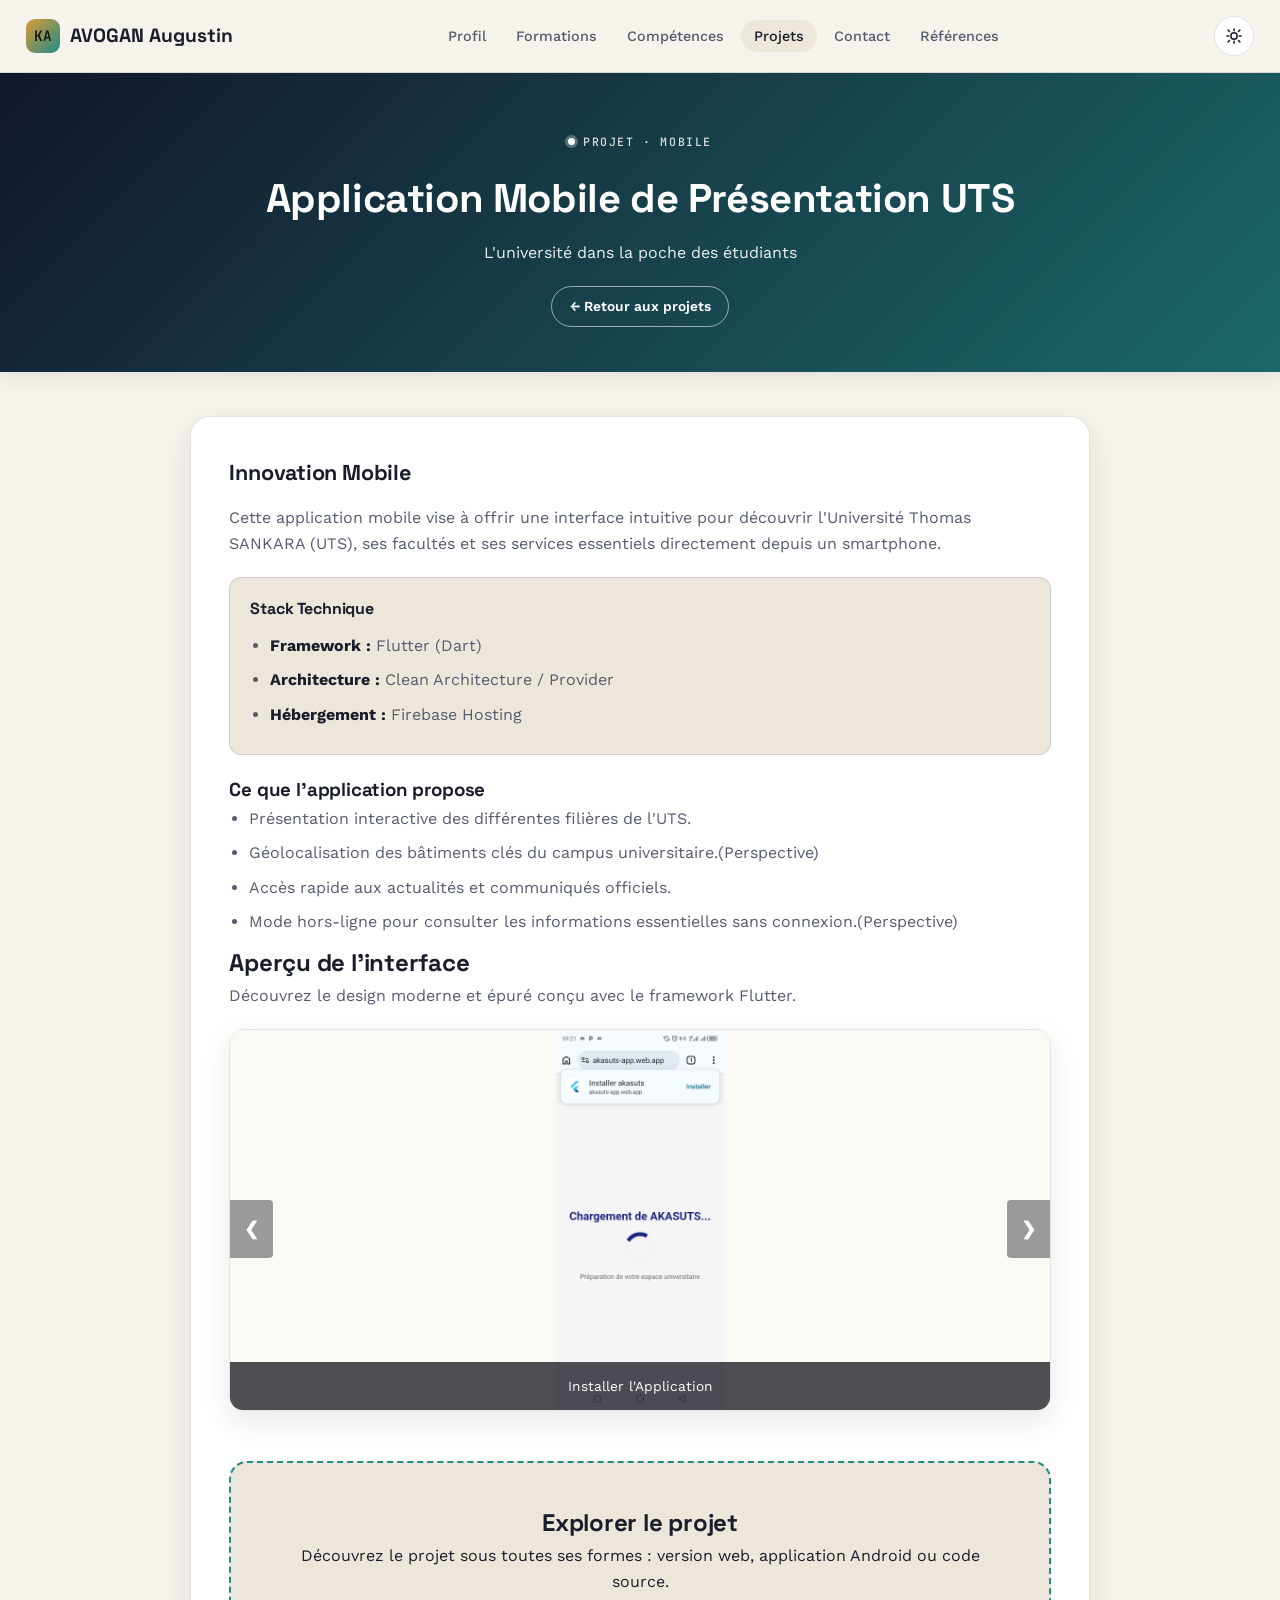
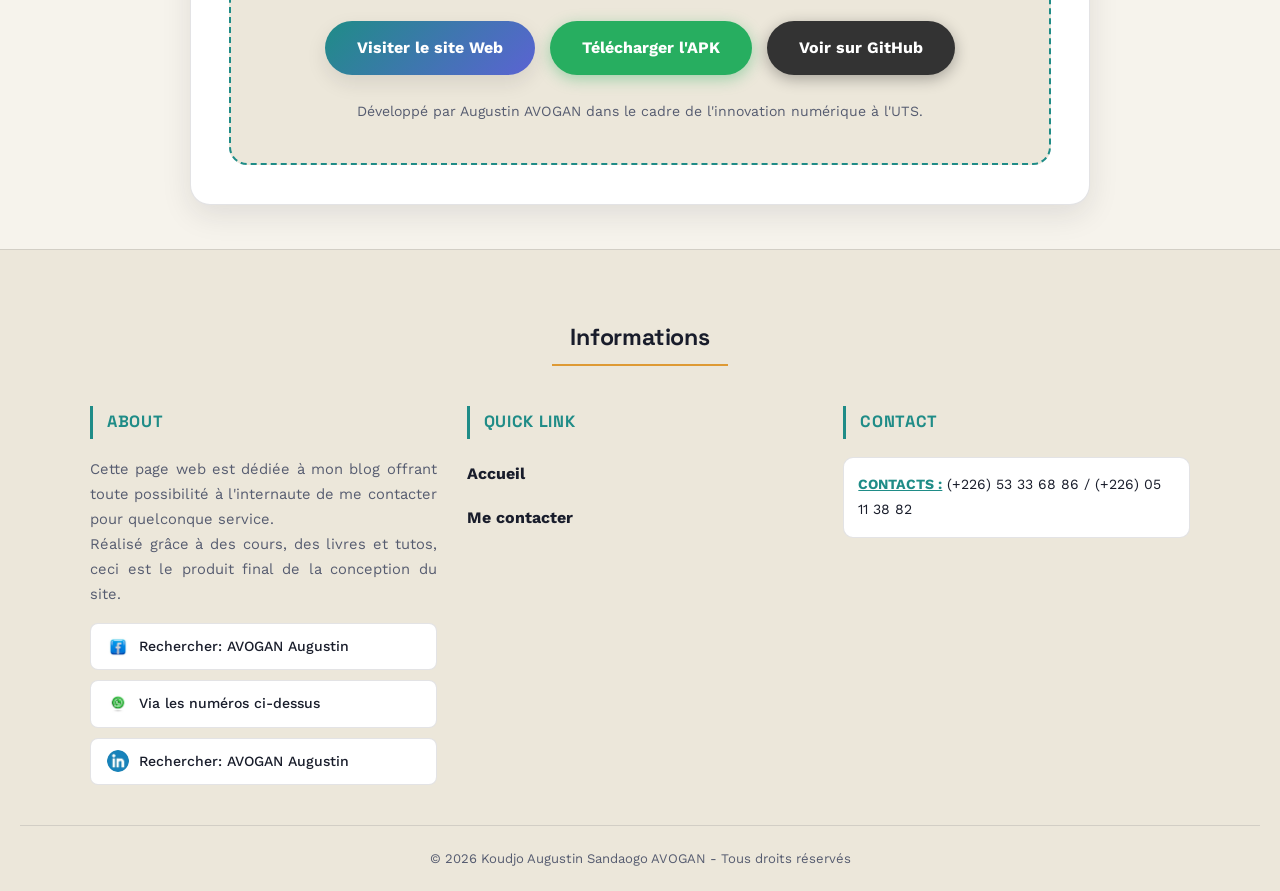
<file: app-uts.html>
<!DOCTYPE html>
<html lang="fr">
<head>
    <meta charset="UTF-8">
    <meta name="viewport" content="width=device-width, initial-scale=1.0">
    <link rel="stylesheet" href="site.css">
    <title>Application UTS | Portfolio Augustin AVOGAN</title>

    <script>
        (function () {
            var saved = localStorage.getItem('theme');
            var theme = saved || (window.matchMedia('(prefers-color-scheme: dark)').matches ? 'dark' : 'light');
            document.documentElement.setAttribute('data-theme', theme);
        })();
    </script>
</head>
<body>
    <nav class="topnav">
        <a class="brand" href="index.html">
            <span class="brand-mark">KA</span>
            AVOGAN Augustin
        </a>

        <ul class="topnav-links">
            <li><a href="profil.html">Profil</a></li>
            <li><a href="formations.html">Formations</a></li>
            <li><a href="competences.html">Compétences</a></li>
            <li><a href="projets.html" class="active">Projets</a></li>
            <li><a href="contact.html">Contact</a></li>
            <li><a href="references.html">Références</a></li>
        </ul>

        <div class="nav-right">
            <button id="themeToggle" class="theme-toggle" type="button" aria-label="Basculer entre theme clair et sombre">
                <svg class="icon-sun" viewBox="0 0 24 24" stroke-width="2" stroke-linecap="round"><circle cx="12" cy="12" r="4.2"></circle><path d="M12 2.5v2.6M12 18.9v2.6M4.2 4.2l1.8 1.8M18 18l1.8 1.8M2.5 12h2.6M18.9 12h2.6M4.2 19.8l1.8-1.8M18 6l1.8-1.8"/></svg>
                <svg class="icon-moon" viewBox="0 0 24 24" stroke-width="2" stroke-linecap="round" stroke-linejoin="round"><path d="M20 14.5A8.5 8.5 0 1 1 9.5 4a6.8 6.8 0 0 0 10.5 10.5z"/></svg>
            </button>

            <label class="burger">
                <input type="checkbox" id="menuCheckbox">
                <div class="toggle-btn">
                    <span class="top_line common"></span>
                    <span class="middle_line common"></span>
                    <span class="bottom_line common"></span>
                </div>
                <div class="slide">
                    <h1>Menu</h1>
                    <ul>
                        <li><a href="index.html">Accueil</a></li>
                        <li><a href="profil.html">Profil</a></li>
                        <li><a href="formations.html">Formations</a></li>
                        <li><a href="competences.html">Compétences</a></li>
                        <li><a href="projets.html" class="active">Projets</a></li>
                        <li><a href="contact.html">Contact</a></li>
                        <li><a href="references.html">Références</a></li>
                    </ul>
                </div>
            </label>
        </div>
    </nav>

<header class="project-header">
        <span class="eyebrow">Projet · Mobile</span>
        <h1>Application Mobile de Présentation UTS</h1>
        <p>L'université dans la poche des étudiants</p>
        <a href="projets.html" class="back-link">← Retour aux projets</a>
    </header>

    <main class="container">
        <section class="details">
            <h2>Innovation Mobile</h2>
            <p>Cette application mobile vise à offrir une interface intuitive pour découvrir l'Université Thomas SANKARA (UTS), ses facultés et ses services essentiels directement depuis un smartphone.</p>
            
            <div class="tech-stack">
                <h3>Stack Technique</h3>
                <ul>
                    <li><strong>Framework :</strong> Flutter (Dart)</li>
                    <li><strong>Architecture :</strong> Clean Architecture / Provider</li>
                    <li><strong>Hébergement :</strong> Firebase Hosting</li>
                </ul>
            </div>

            <h3>Ce que l'application propose</h3>
            <ul>
                <li>Présentation interactive des différentes filières de l'UTS.</li>
                <li>Géolocalisation des bâtiments clés du campus universitaire.(Perspective)</li>
                <li>Accès rapide aux actualités et communiqués officiels.</li>
                <li>Mode hors-ligne pour consulter les informations essentielles sans connexion.(Perspective)</li>
            </ul>
        </section>

        <section class="visual-showcase">
            <h2>Aperçu de l'interface</h2>
            <p class="intro-text">Découvrez le design moderne et épuré conçu avec le framework Flutter.</p>
            
            <div class="carousel-container">
                <div class="carousel-slide fade">
                    <img src="images/akasuts_web_app/Installer_App.jpg" alt="Écran d'accueil UTS App">
                    <div class="caption">Installer l'Application</div>
                </div>
                <div class="carousel-slide fade">
                    <img src="images/akasuts_web_app/Menu.jpg" alt="Carte du campus">
                    <div class="caption">Menu de l'application + Page d'accueil</div>
                </div>
                <div class="carousel-slide fade">
                    <img src="images/akasuts_web_app/Apropos_uts.jpg" alt="Flux d'actualités">
                    <div class="caption">Informations Complémentaires</div>
                </div>
                <div class="carousel-slide fade">
                    <img src="images/akasuts_web_app/Page_Filières.jpg" alt="Flux d'actualités">
                    <div class="caption">Page des filières</div>
                </div>
                <div class="carousel-slide fade">
                    <img src="images/akasuts_web_app/Page_ressources.jpg" alt="Flux d'actualités">
                    <div class="caption">Page concernant les resources pdf</div>
                </div>
                <div class="carousel-slide fade">
                    <img src="images/akasuts_web_app/Paiement_Scolarite.jpg" alt="Flux d'actualités">
                    <div class="caption">Page paiement de la scolarité</div>
                </div>

                <a class="prev" onclick="plusSlides(-1)">&#10094;</a>
                <a class="next" onclick="plusSlides(1)">&#10095;</a>
            </div>
        </section>

        <section class="app-access">
            <div class="cta-box">
                <h2>Explorer le projet</h2>
                <p>Découvrez le projet sous toutes ses formes : version web, application Android ou code source.</p>
                
                <div style="display: flex; flex-wrap: wrap; gap: 15px; justify-content: center; margin-top: 25px;">
                    <a href="https://akasuts-app.web.app" target="_blank" class="btn-primary" style="margin: 0; min-width: 180px;">Visiter le site Web</a>
                    <a href="https://drive.google.com/file/d/1SrxSoHgd4A3X6NG3_6HSXzyvS9ziXoZH/view?usp=sharing" target="_blank" class="btn-primary" style="margin: 0; min-width: 180px; background: #27ae60; box-shadow: 0 4px 15px rgba(39, 174, 96, 0.4);">Télécharger l'APK</a>
                    <a href="https://github.com/avoganaugustin5-ux/akasuts.git" target="_blank" class="btn-primary" style="margin: 0; min-width: 180px; background: #333; box-shadow: 0 4px 15px rgba(0, 0, 0, 0.3);">Voir sur GitHub</a>
                </div>
                
                <p class="sub-text" style="margin-top: 25px;">Développé par Augustin AVOGAN dans le cadre de l'innovation numérique à l'UTS.</p>
            </div>
        </section>
    </main>

    <footer>
        <h2>Informations</h2>
        <div class="footer_info">
            <div class="footer_width about">
                <h3>About</h3>
                <p>
                    Cette page web est dédiée à mon blog offrant toute possibilité à l'internaute de me contacter pour quelconque service.
                    <br> Réalisé grâce à des cours, des livres et tutos, ceci est le produit final de la conception du site.
                </p>

                <div class="social-media">
                    <ul>
                        <li><a href="#"><img src="images/tn_facebook.jpg" alt="Logo Facebook"> Rechercher: AVOGAN Augustin</a></li>
                        <li><a href="#"><img src="images/tn_whatsapp.jpg" alt="Logo WhatsApp"> Via les numéros ci-dessus</a></li>
                        <li><a href="#"><img src="images/tn_linkedin.jpg" alt="Logo LinkedIn"> Rechercher: AVOGAN Augustin</a></li>
                    </ul>
                </div>
            </div>

            <div class="footer_width link">
                <h3>Quick Link</h3>
                <ul>
                    <li><a href="index.html"><b>Accueil</b></a></li>
                    <li><a href="contact.html"><b>Me contacter</b></a></li>
                </ul>
            </div>

            <div class="footer_width contact">
                <h3>Contact</h3>
                <ul>
                    <li>
                        <span>
                            <b><u>CONTACTS :</u></b> (+226) 53 33 68 86 / (+226) 05 11 38 82
                        </span>
                    </li>
                </ul>
            </div>
        </div>

        <div class="copy-right">
            <p>© 2026 Koudjo Augustin Sandaogo AVOGAN - Tous droits réservés</p>
        </div>
    </footer>

    <script src="site.js"></script>
</body>
</html>
</file>
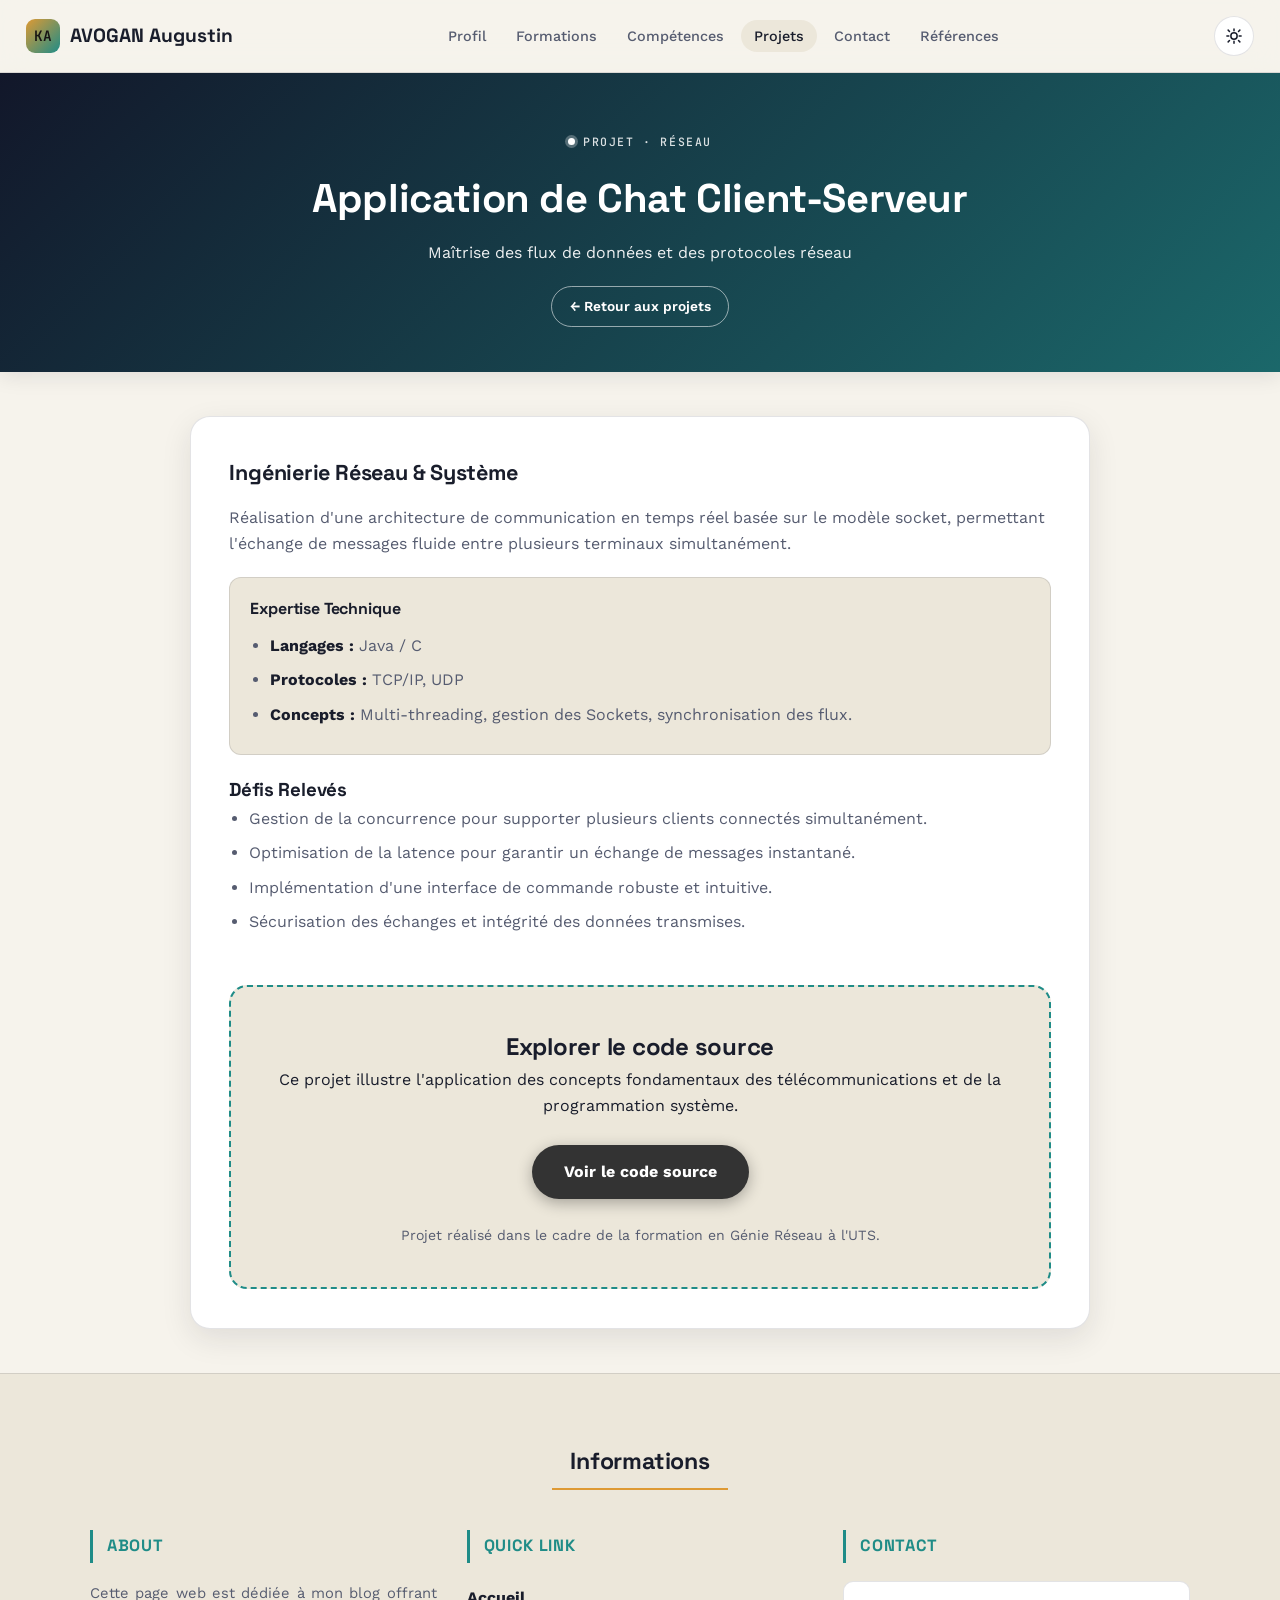
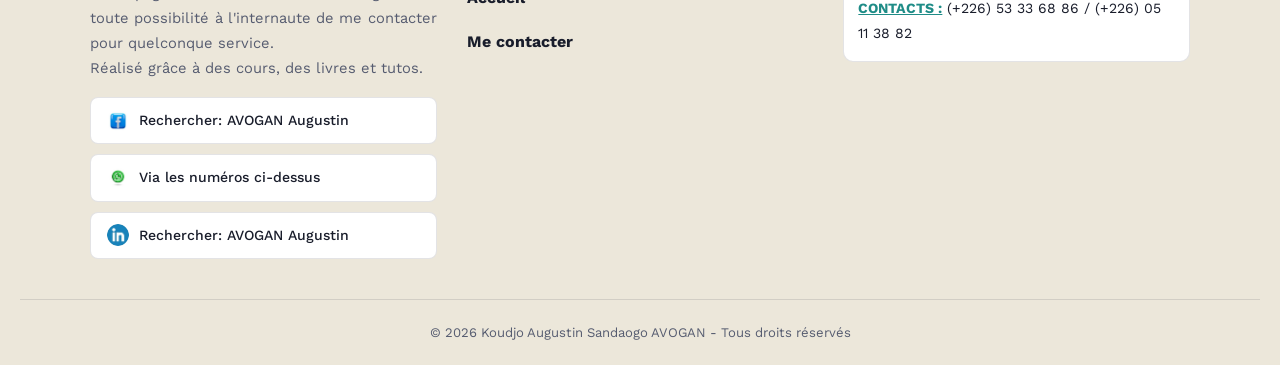
<file: chat-reseau.html>
<!DOCTYPE html>
<html lang="fr">
<head>
    <meta charset="UTF-8">
    <meta name="viewport" content="width=device-width, initial-scale=1.0">
    <link rel="stylesheet" href="site.css">
    <title>Chat Client-Serveur | Portfolio Augustin AVOGAN</title>

    <script>
        (function () {
            var saved = localStorage.getItem('theme');
            var theme = saved || (window.matchMedia('(prefers-color-scheme: dark)').matches ? 'dark' : 'light');
            document.documentElement.setAttribute('data-theme', theme);
        })();
    </script>
</head>
<body>
    <nav class="topnav">
        <a class="brand" href="index.html">
            <span class="brand-mark">KA</span>
            AVOGAN Augustin
        </a>

        <ul class="topnav-links">
            <li><a href="profil.html">Profil</a></li>
            <li><a href="formations.html">Formations</a></li>
            <li><a href="competences.html">Compétences</a></li>
            <li><a href="projets.html" class="active">Projets</a></li>
            <li><a href="contact.html">Contact</a></li>
            <li><a href="references.html">Références</a></li>
        </ul>

        <div class="nav-right">
            <button id="themeToggle" class="theme-toggle" type="button" aria-label="Basculer entre theme clair et sombre">
                <svg class="icon-sun" viewBox="0 0 24 24" stroke-width="2" stroke-linecap="round"><circle cx="12" cy="12" r="4.2"></circle><path d="M12 2.5v2.6M12 18.9v2.6M4.2 4.2l1.8 1.8M18 18l1.8 1.8M2.5 12h2.6M18.9 12h2.6M4.2 19.8l1.8-1.8M18 6l1.8-1.8"/></svg>
                <svg class="icon-moon" viewBox="0 0 24 24" stroke-width="2" stroke-linecap="round" stroke-linejoin="round"><path d="M20 14.5A8.5 8.5 0 1 1 9.5 4a6.8 6.8 0 0 0 10.5 10.5z"/></svg>
            </button>

            <label class="burger">
                <input type="checkbox" id="menuCheckbox">
                <div class="toggle-btn">
                    <span class="top_line common"></span>
                    <span class="middle_line common"></span>
                    <span class="bottom_line common"></span>
                </div>
                <div class="slide">
                    <h1>Menu</h1>
                    <ul>
                        <li><a href="index.html">Accueil</a></li>
                        <li><a href="profil.html">Profil</a></li>
                        <li><a href="formations.html">Formations</a></li>
                        <li><a href="competences.html">Compétences</a></li>
                        <li><a href="projets.html" class="active">Projets</a></li>
                        <li><a href="contact.html">Contact</a></li>
                        <li><a href="references.html">Références</a></li>
                    </ul>
                </div>
            </label>
        </div>
    </nav>

<header class="project-header">
        <span class="eyebrow">Projet · Réseau</span>
        <h1>Application de Chat Client-Serveur</h1>
        <p>Maîtrise des flux de données et des protocoles réseau</p>
        <a href="projets.html" class="back-link">← Retour aux projets</a>
    </header>

    <main class="container">
        <section class="details">
            <h2>Ingénierie Réseau & Système</h2>
            <p>Réalisation d'une architecture de communication en temps réel basée sur le modèle socket, permettant l'échange de messages fluide entre plusieurs terminaux simultanément.</p>
            
            <div class="tech-stack">
                <h3>Expertise Technique</h3>
                <ul>
                    <li><strong>Langages :</strong> Java / C</li>
                    <li><strong>Protocoles :</strong> TCP/IP, UDP</li>
                    <li><strong>Concepts :</strong> Multi-threading, gestion des Sockets, synchronisation des flux.</li>
                </ul>
            </div>

            <h3>Défis Relevés</h3>
            <ul>
                <li>Gestion de la concurrence pour supporter plusieurs clients connectés simultanément.</li>
                <li>Optimisation de la latence pour garantir un échange de messages instantané.</li>
                <li>Implémentation d'une interface de commande robuste et intuitive.</li>
                <li>Sécurisation des échanges et intégrité des données transmises.</li>
            </ul>
        </section>

        <section class="app-access">
            <div class="cta-box">
                <h2>Explorer le code source</h2>
                <p>Ce projet illustre l'application des concepts fondamentaux des télécommunications et de la programmation système.</p>
                
                <div style="display: flex; flex-wrap: wrap; gap: 15px; justify-content: center; margin-top: 25px;">
                    <a href="https://drive.google.com/file/d/1XCfRsvp2HoKTnhGjVIKz8YGPpQJIwGr4/view?usp=drive_link" target="_blank" class="btn-primary" style="margin: 0; min-width: 200px; background: #333; box-shadow: 0 4px 15px rgba(0, 0, 0, 0.3);">Voir le code source</a>
                </div>
                
                <p class="sub-text" style="margin-top: 25px;">Projet réalisé dans le cadre de la formation en Génie Réseau à l'UTS.</p>
            </div>
        </section>
    </main>

    <footer>
        <h2>Informations</h2>
        <div class="footer_info">
            <div class="footer_width about">
                <h3>About</h3>
                <p>
                    Cette page web est dédiée à mon blog offrant toute possibilité à l'internaute de me contacter pour quelconque service.
                    <br> Réalisé grâce à des cours, des livres et tutos.
                </p>

                <div class="social-media">
                    <ul>
                        <li><a href="#"><img src="images/tn_facebook.jpg" alt="Logo Facebook"> Rechercher: AVOGAN Augustin</a></li>
                        <li><a href="#"><img src="images/tn_whatsapp.jpg" alt="Logo WhatsApp"> Via les numéros ci-dessus</a></li>
                        <li><a href="#"><img src="images/tn_linkedin.jpg" alt="Logo LinkedIn"> Rechercher: AVOGAN Augustin</a></li>
                    </ul>
                </div>
            </div>

            <div class="footer_width link">
                <h3>Quick Link</h3>
                <ul>
                    <li><a href="index.html"><b>Accueil</b></a></li>
                    <li><a href="contact.html"><b>Me contacter</b></a></li>
                </ul>
            </div>

            <div class="footer_width contact">
                <h3>Contact</h3>
                <ul>
                    <li>
                        <span>
                            <b><u>CONTACTS :</u></b> (+226) 53 33 68 86 / (+226) 05 11 38 82
                        </span>
                    </li>
                </ul>
            </div>
        </div>

        <div class="copy-right">
            <p>© 2026 Koudjo Augustin Sandaogo AVOGAN - Tous droits réservés</p>
        </div>
    </footer>

    <script src="site.js"></script>
</body>
</html>
</file>
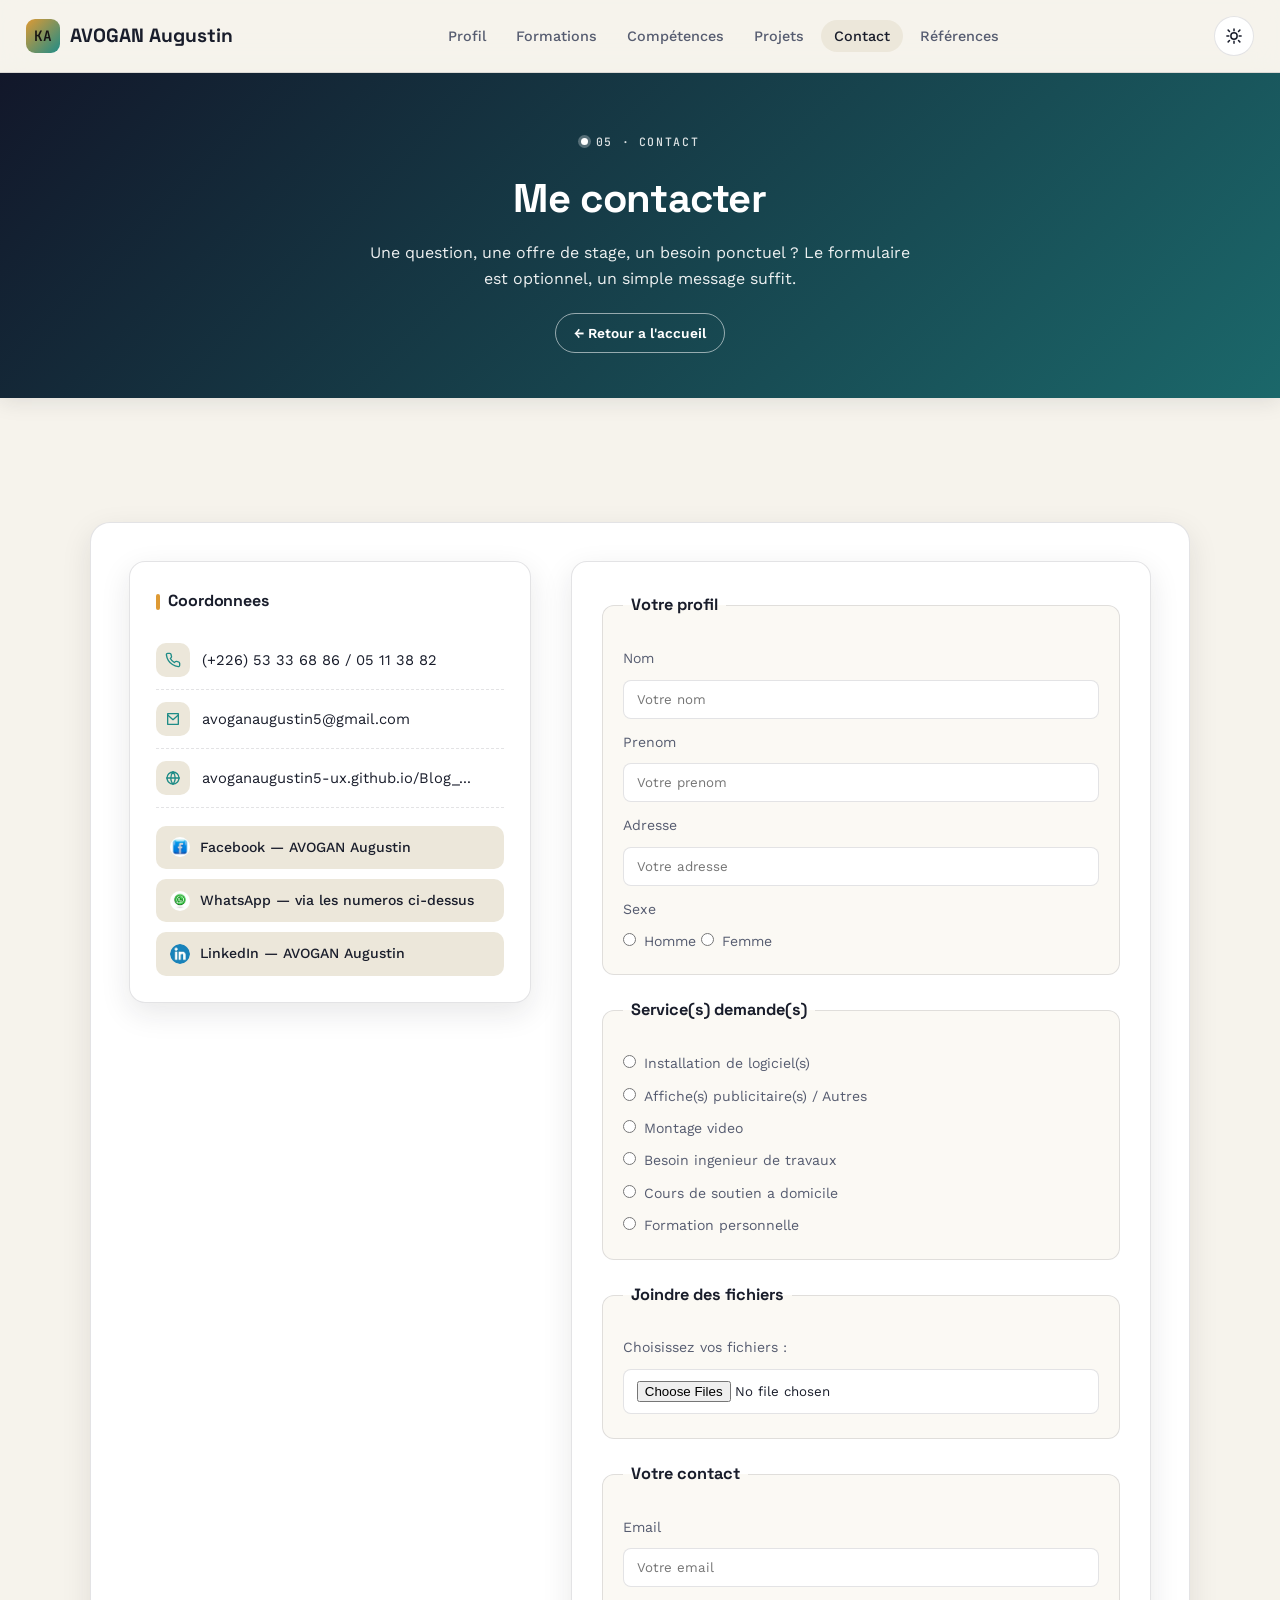
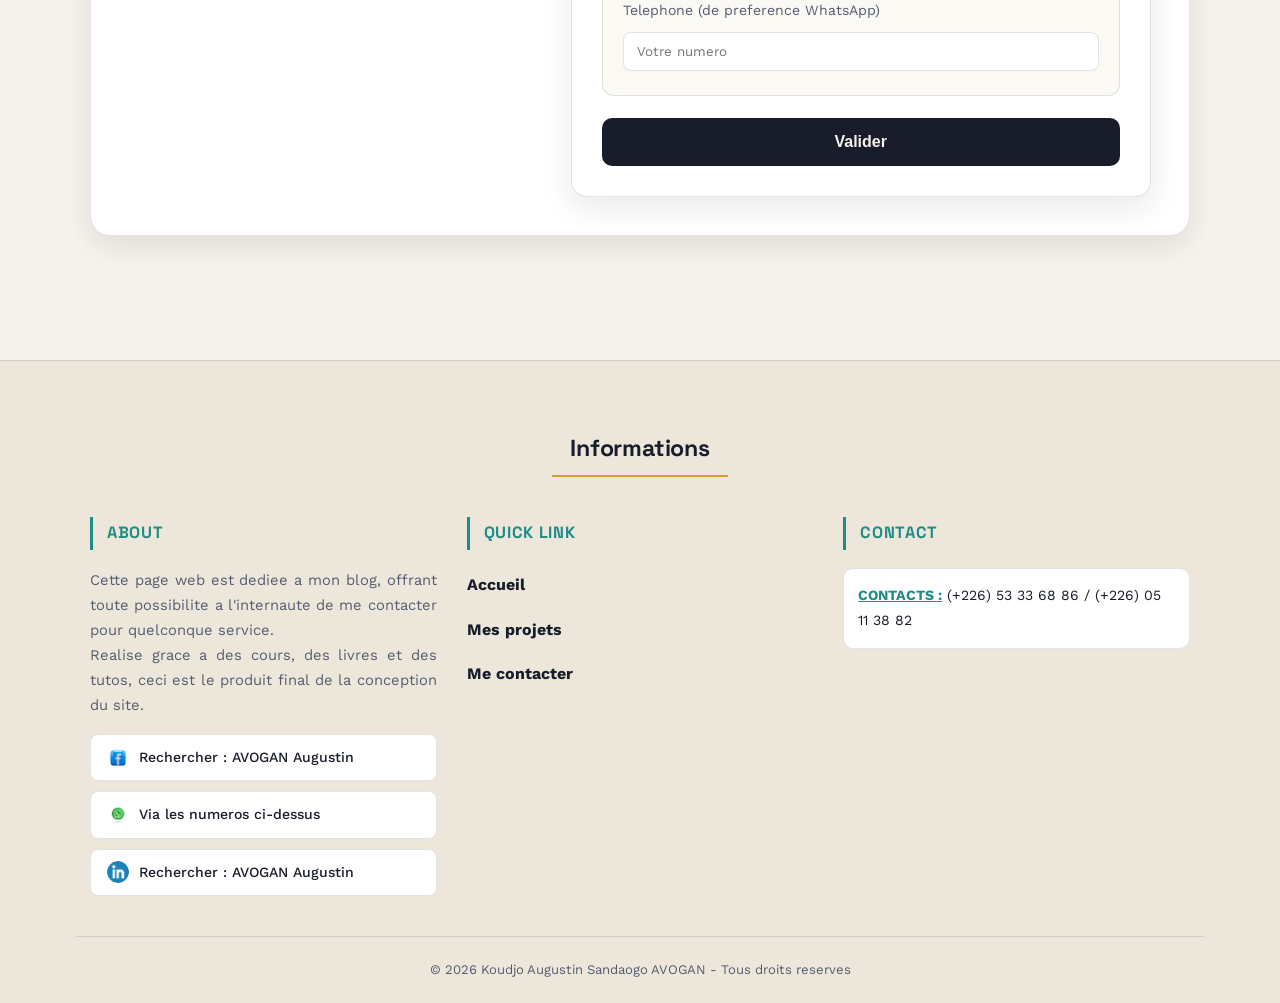
<file: contact.html>
<!DOCTYPE html>
<html lang="fr">

<head>
    <meta charset="utf-8">
    <meta name="viewport" content="width=device-width, initial-scale=1.0">
    <meta name="description" content="Contactez Koudjo Augustin AVOGAN Sandaogo.">
    <link rel="stylesheet" href="site.css">
    <title>Contact — Koudjo Augustin AVOGAN</title>

    <script>
        (function () {
            var saved = localStorage.getItem('theme');
            var theme = saved || (window.matchMedia('(prefers-color-scheme: dark)').matches ? 'dark' : 'light');
            document.documentElement.setAttribute('data-theme', theme);
        })();
    </script>
</head>

<body>

    <header>
    <nav class="topnav">
        <a class="brand" href="index.html">
            <span class="brand-mark">KA</span>
            AVOGAN Augustin
        </a>

        <ul class="topnav-links">
                <li><a href="profil.html">Profil</a></li>
                <li><a href="formations.html">Formations</a></li>
                <li><a href="competences.html">Compétences</a></li>
                <li><a href="projets.html">Projets</a></li>
                <li><a href="contact.html" class="active">Contact</a></li>
                <li><a href="references.html">Références</a></li>
        </ul>

        <div class="nav-right">
            <button id="themeToggle" class="theme-toggle" type="button" aria-label="Basculer entre theme clair et sombre">
                <svg class="icon-sun" viewBox="0 0 24 24" stroke-width="2" stroke-linecap="round"><circle cx="12" cy="12" r="4.2"></circle><path d="M12 2.5v2.6M12 18.9v2.6M4.2 4.2l1.8 1.8M18 18l1.8 1.8M2.5 12h2.6M18.9 12h2.6M4.2 19.8l1.8-1.8M18 6l1.8-1.8"/></svg>
                    <svg class="icon-moon" viewBox="0 0 24 24" stroke-width="2" stroke-linecap="round" stroke-linejoin="round"><path d="M20 14.5A8.5 8.5 0 1 1 9.5 4a6.8 6.8 0 0 0 10.5 10.5z"/></svg>
            </button>

            <label class="burger">
                <input type="checkbox" id="menuCheckbox">
                <div class="toggle-btn">
                    <span class="top_line common"></span>
                    <span class="middle_line common"></span>
                    <span class="bottom_line common"></span>
                </div>
                <div class="slide">
                    <h1>Menu</h1>
                    <ul>
                            <li><a href="index.html">Accueil</a></li>
                            <li><a href="profil.html">Profil</a></li>
                            <li><a href="formations.html">Formations</a></li>
                            <li><a href="competences.html">Compétences</a></li>
                            <li><a href="projets.html">Projets</a></li>
                            <li><a href="contact.html" class="active">Contact</a></li>
                            <li><a href="references.html">Références</a></li>
                    </ul>
                </div>
            </label>
        </div>
    </nav>
        <div class="page-header">
            <span class="eyebrow">05 &middot; Contact</span>
            <h1>Me contacter</h1>
            <p>Une question, une offre de stage, un besoin ponctuel ? Le formulaire est optionnel, un simple message suffit.</p>
            <a href="index.html" class="back-link">&larr; Retour a l'accueil</a>
        </div>

    </header>

    <section class="block reveal">
        <div class="container" style="max-width:1100px;">
            <div class="contact-grid">
                <div class="contact-info-card card">
                    <h3>Coordonnees</h3>
                    <div class="contact-line">
                        <span class="ic"><svg viewBox="0 0 24 24" stroke-width="2" stroke-linecap="round" stroke-linejoin="round"><path d="M22 16.9v3a2 2 0 0 1-2.2 2 19.8 19.8 0 0 1-8.6-3.1 19.5 19.5 0 0 1-6-6A19.8 19.8 0 0 1 2.1 4.2 2 2 0 0 1 4.1 2h3a2 2 0 0 1 2 1.7c.1.9.3 1.8.6 2.7a2 2 0 0 1-.5 2.1L8 9.8a16 16 0 0 0 6 6l1.3-1.2a2 2 0 0 1 2.1-.5c.9.3 1.8.5 2.7.6a2 2 0 0 1 1.7 2Z"/></svg></span>
                        <span>(+226) 53 33 68 86 / 05 11 38 82</span>
                    </div>
                    <div class="contact-line">
                        <span class="ic"><svg viewBox="0 0 24 24" stroke-width="2" stroke-linecap="round" stroke-linejoin="round"><path d="M4 4h16v16H4z"/><path d="m4 6 8 7 8-7"/></svg></span>
                        <span>avoganaugustin5@gmail.com</span>
                    </div>
                    <div class="contact-line">
                        <span class="ic"><svg viewBox="0 0 24 24" stroke-width="2" stroke-linecap="round" stroke-linejoin="round"><circle cx="12" cy="12" r="9"/><path d="M2.5 12h19M12 2.6a15 15 0 0 1 0 18.8M12 2.6a15 15 0 0 0 0 18.8"/></svg></span>
                        <span>avoganaugustin5-ux.github.io/Blog_...</span>
                    </div>

                    <div class="social-media-mini">
                        <a href="#"><img src="images/tn_facebook.jpg" alt="Facebook"> Facebook &mdash; AVOGAN Augustin</a>
                        <a href="#"><img src="images/tn_whatsapp.jpg" alt="WhatsApp"> WhatsApp &mdash; via les numeros ci-dessus</a>
                        <a href="#"><img src="images/tn_linkedin.jpg" alt="LinkedIn"> LinkedIn &mdash; AVOGAN Augustin</a>
                    </div>
                </div>

                <form method="post" action="https://formspree.io/f/mgvrvnzl" enctype="multipart/form-data" onsubmit="return verForm(this)">

                    <fieldset>
                        <legend>Votre profil</legend>
                        <label for="nom">Nom</label>
                        <input type="text" name="nom" id="nom" placeholder="Votre nom" onblur="verNom(this)">

                        <label for="prenom">Prenom</label>
                        <input type="text" name="prenom" id="prenom" placeholder="Votre prenom" onblur="verPrenom(this)">

                        <label for="adresse">Adresse</label>
                        <input type="text" name="adresse" id="adresse" placeholder="Votre adresse" onblur="verAdresse(this)">

                        <label for="gender">Sexe</label><br>
                        <input type="radio" name="gender" id="gender" value="Homme"><label for="gender">Homme</label>
                        <input type="radio" name="gender" id="gendere" value="Femme"><label for="gendere">Femme</label>
                    </fieldset>

                    <fieldset>
                        <legend>Service(s) demande(s)</legend>
                        <input type="radio" name="choixService" id="choixService0" value="Installation de Logiciel(s)"><label for="choixService0">Installation de logiciel(s)</label><br>
                        <input type="radio" name="choixService" id="choixService1" value="Affiche(s) Publicitaire(s) / Autres"><label for="choixService1">Affiche(s) publicitaire(s) / Autres</label><br>
                        <input type="radio" name="choixService" id="choixService2" value="Montage Video"><label for="choixService2">Montage video</label><br>
                        <input type="radio" name="choixService" id="choixService3" value="Besoin Ingenieur de Travaux"><label for="choixService3">Besoin ingenieur de travaux</label><br>
                        <input type="radio" name="choixService" id="choixService4" value="Cours de Soutient A Domicile"><label for="choixService4">Cours de soutien a domicile</label><br>
                        <input type="radio" name="choixService" id="choixService5" value="Formation Personnelle"><label for="choixService5">Formation personnelle</label>
                    </fieldset>

                    <fieldset>
                        <legend>Joindre des fichiers</legend>
                        <label for="fichiers">Choisissez vos fichiers :</label>
                        <input type="file" name="fichiers[]" id="fichiers" multiple>
                    </fieldset>

                    <fieldset>
                        <legend>Votre contact</legend>
                        <label for="mail">Email</label>
                        <input type="email" name="mail" id="mail" placeholder="Votre email" onblur="verEmail(this)">

                        <label for="phone">Telephone (de preference WhatsApp)</label>
                        <input type="tel" name="phone" id="phone" placeholder="Votre numero" onblur="verPhone(this)">
                    </fieldset>

                    <input type="submit" value="Valider">
                </form>
            </div>
        </div>
    </section>

    <footer>
        <div class="wrap">
            <h2>Informations</h2>

            <div class="footer_info">
                <div class="footer_width about">
                    <h3>About</h3>
                    <p>
                        Cette page web est dediee a mon blog, offrant toute possibilite a l'internaute de me
                        contacter pour quelconque service.
                        <br>Realise grace a des cours, des livres et des tutos, ceci est le produit final de
                        la conception du site.
                    </p>

                    <div class="social-media">
                        <ul>
                            <li><a href="#"><img src="images/tn_facebook.jpg" alt="Logo Facebook">Rechercher : AVOGAN Augustin</a></li>
                            <li><a href="#"><img src="images/tn_whatsapp.jpg" alt="Logo WhatsApp">Via les numeros ci-dessus</a></li>
                            <li><a href="#"><img src="images/tn_linkedin.jpg" alt="Logo LinkedIn">Rechercher : AVOGAN Augustin</a></li>
                        </ul>
                    </div>
                </div>

                <div class="footer_width link">
                    <h3>Quick Link</h3>
                    <ul>
                        <li><a href="index.html"><b>Accueil</b></a></li>
                        <li><a href="projets.html"><b>Mes projets</b></a></li>
                        <li><a href="contact.html"><b>Me contacter</b></a></li>
                    </ul>
                </div>

                <div class="footer_width contact">
                    <h3>Contact</h3>
                    <ul>
                        <li><span><b><u>CONTACTS :</u></b> (+226) 53 33 68 86 / (+226) 05 11 38 82</span></li>
                    </ul>
                </div>
            </div>

            <div class="copy-right">
                <p>© 2026 Koudjo Augustin Sandaogo AVOGAN - Tous droits reserves</p>
            </div>
        </div>
    </footer>

    <script src="site.js"></script>
</body>
</html>
</file>
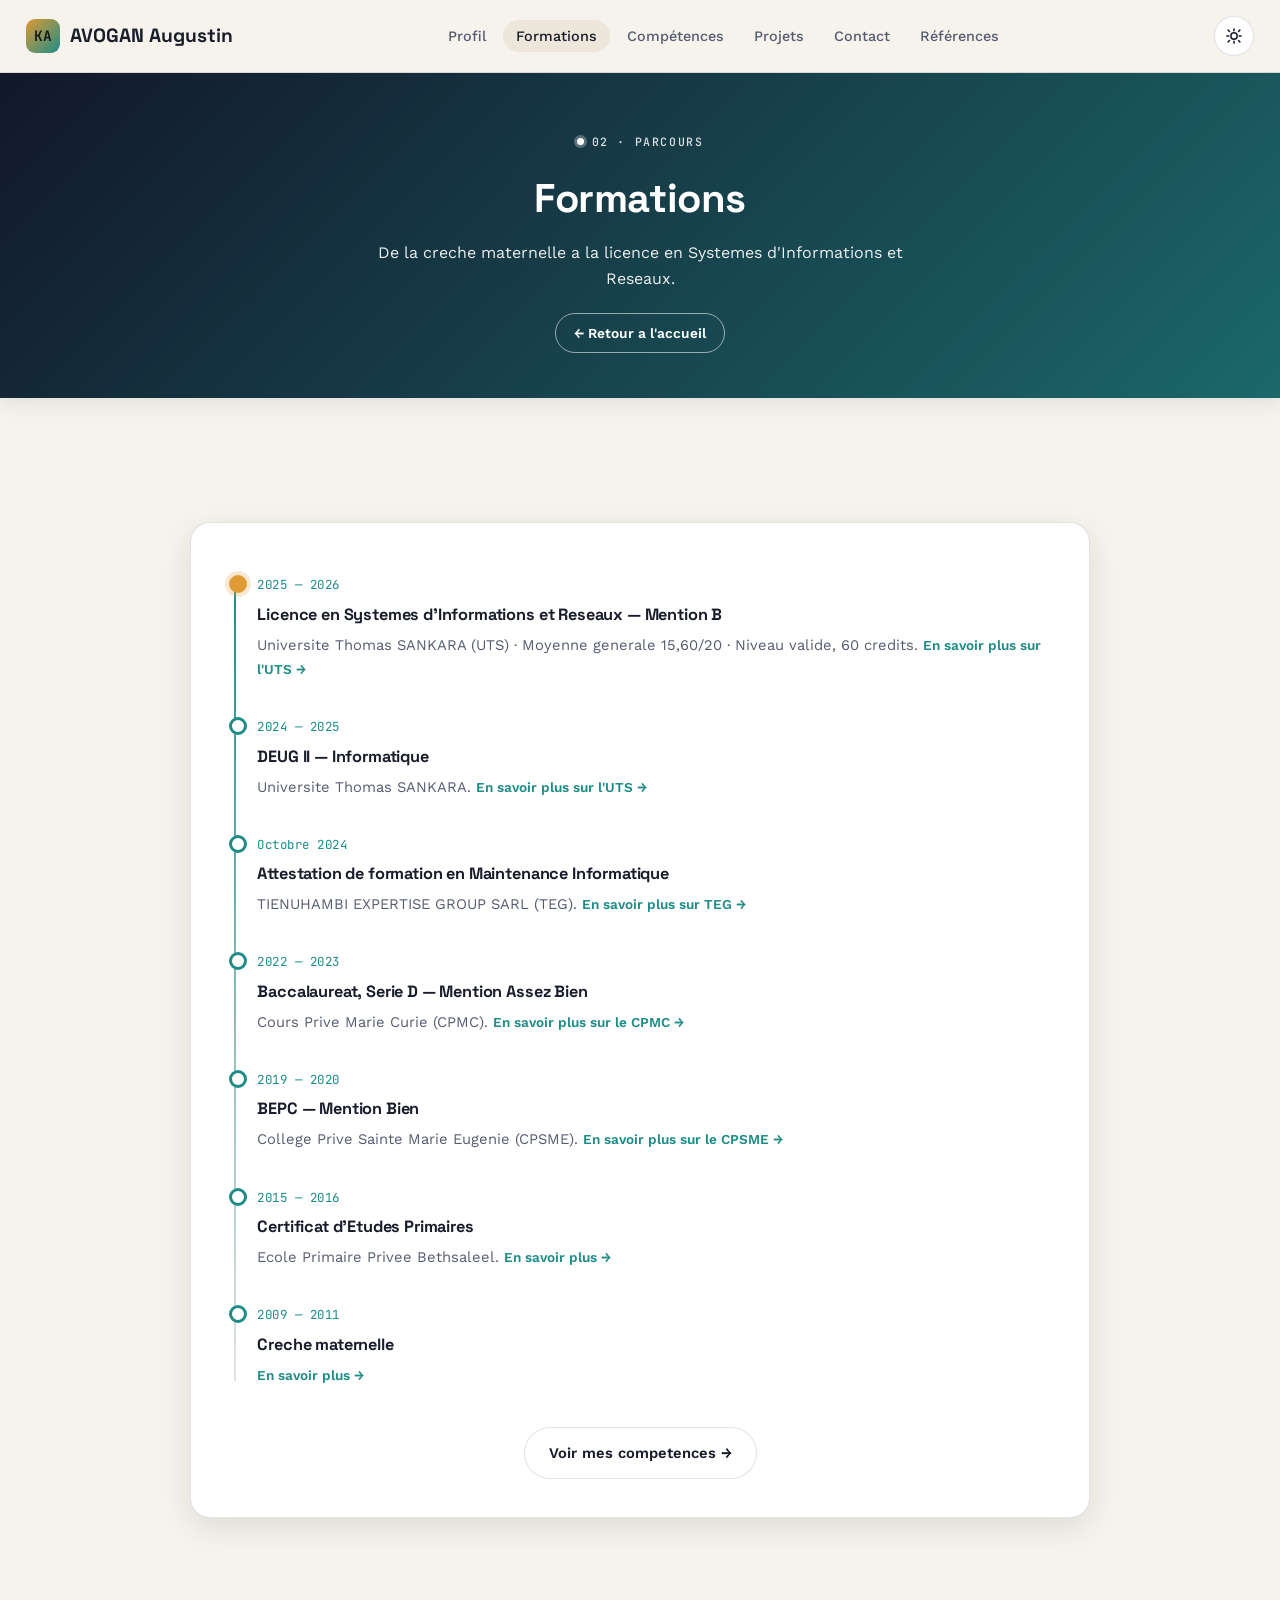
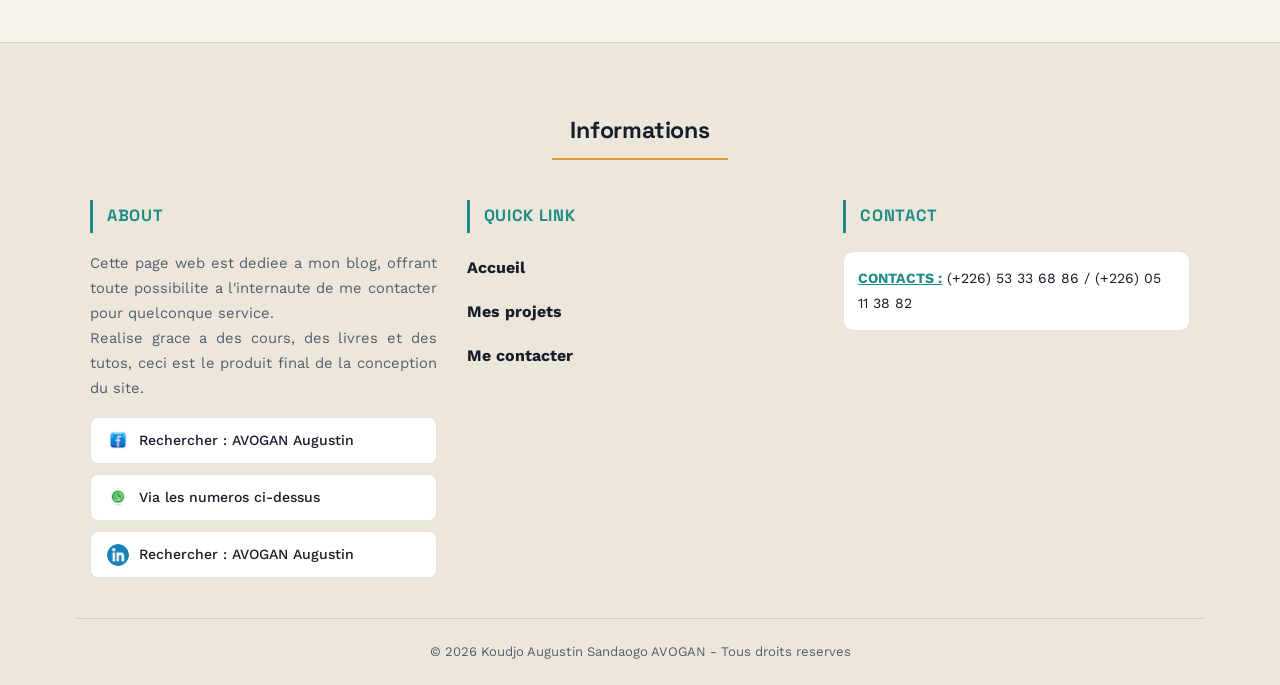
<file: formations.html>
<!DOCTYPE html>
<html lang="fr">

<head>
    <meta charset="utf-8">
    <meta name="viewport" content="width=device-width, initial-scale=1.0">
    <meta name="description" content="Parcours scolaire et universitaire de Koudjo Augustin AVOGAN Sandaogo.">
    <link rel="stylesheet" href="site.css">
    <title>Formations — Koudjo Augustin AVOGAN</title>

    <script>
        (function () {
            var saved = localStorage.getItem('theme');
            var theme = saved || (window.matchMedia('(prefers-color-scheme: dark)').matches ? 'dark' : 'light');
            document.documentElement.setAttribute('data-theme', theme);
        })();
    </script>
</head>

<body>

    <header>
    <nav class="topnav">
        <a class="brand" href="index.html">
            <span class="brand-mark">KA</span>
            AVOGAN Augustin
        </a>

        <ul class="topnav-links">
                <li><a href="profil.html">Profil</a></li>
                <li><a href="formations.html" class="active">Formations</a></li>
                <li><a href="competences.html">Compétences</a></li>
                <li><a href="projets.html">Projets</a></li>
                <li><a href="contact.html">Contact</a></li>
                <li><a href="references.html">Références</a></li>
        </ul>

        <div class="nav-right">
            <button id="themeToggle" class="theme-toggle" type="button" aria-label="Basculer entre theme clair et sombre">
                <svg class="icon-sun" viewBox="0 0 24 24" stroke-width="2" stroke-linecap="round"><circle cx="12" cy="12" r="4.2"></circle><path d="M12 2.5v2.6M12 18.9v2.6M4.2 4.2l1.8 1.8M18 18l1.8 1.8M2.5 12h2.6M18.9 12h2.6M4.2 19.8l1.8-1.8M18 6l1.8-1.8"/></svg>
                    <svg class="icon-moon" viewBox="0 0 24 24" stroke-width="2" stroke-linecap="round" stroke-linejoin="round"><path d="M20 14.5A8.5 8.5 0 1 1 9.5 4a6.8 6.8 0 0 0 10.5 10.5z"/></svg>
            </button>

            <label class="burger">
                <input type="checkbox" id="menuCheckbox">
                <div class="toggle-btn">
                    <span class="top_line common"></span>
                    <span class="middle_line common"></span>
                    <span class="bottom_line common"></span>
                </div>
                <div class="slide">
                    <h1>Menu</h1>
                    <ul>
                            <li><a href="index.html">Accueil</a></li>
                            <li><a href="profil.html">Profil</a></li>
                            <li><a href="formations.html" class="active">Formations</a></li>
                            <li><a href="competences.html">Compétences</a></li>
                            <li><a href="projets.html">Projets</a></li>
                            <li><a href="contact.html">Contact</a></li>
                            <li><a href="references.html">Références</a></li>
                    </ul>
                </div>
            </label>
        </div>
    </nav>
        <div class="page-header">
            <span class="eyebrow">02 &middot; Parcours</span>
            <h1>Formations</h1>
            <p>De la creche maternelle a la licence en Systemes d'Informations et Reseaux.</p>
            <a href="index.html" class="back-link">&larr; Retour a l'accueil</a>
        </div>

    </header>

    <section class="block reveal">
        <div class="container">
            <div class="timeline">
                <div class="timeline-item current">
                    <span class="timeline-year">2025 &mdash; 2026</span>
                    <h4>Licence en Systemes d'Informations et Reseaux &mdash; Mention B</h4>
                    <p>Universite Thomas SANKARA (UTS) &middot; Moyenne generale 15,60/20 &middot; Niveau valide, 60 credits.
                        <a href="references.html#uts">En savoir plus sur l'UTS &rarr;</a></p>
                </div>
                <div class="timeline-item">
                    <span class="timeline-year">2024 &mdash; 2025</span>
                    <h4>DEUG II &mdash; Informatique</h4>
                    <p>Universite Thomas SANKARA. <a href="references.html#uts">En savoir plus sur l'UTS &rarr;</a></p>
                </div>
                <div class="timeline-item">
                    <span class="timeline-year">Octobre 2024</span>
                    <h4>Attestation de formation en Maintenance Informatique</h4>
                    <p>TIENUHAMBI EXPERTISE GROUP SARL (TEG). <a href="references.html#teg">En savoir plus sur TEG &rarr;</a></p>
                </div>
                <div class="timeline-item">
                    <span class="timeline-year">2022 &mdash; 2023</span>
                    <h4>Baccalaureat, Serie D &mdash; Mention Assez Bien</h4>
                    <p>Cours Prive Marie Curie (CPMC). <a href="references.html#cpmc">En savoir plus sur le CPMC &rarr;</a></p>
                </div>
                <div class="timeline-item">
                    <span class="timeline-year">2019 &mdash; 2020</span>
                    <h4>BEPC &mdash; Mention Bien</h4>
                    <p>College Prive Sainte Marie Eugenie (CPSME). <a href="references.html#cpsme">En savoir plus sur le CPSME &rarr;</a></p>
                </div>
                <div class="timeline-item">
                    <span class="timeline-year">2015 &mdash; 2016</span>
                    <h4>Certificat d'Etudes Primaires</h4>
                    <p>Ecole Primaire Privee Bethsaleel. <a href="references.html#eppb">En savoir plus &rarr;</a></p>
                </div>
                <div class="timeline-item">
                    <span class="timeline-year">2009 &mdash; 2011</span>
                    <h4>Creche maternelle</h4>
                    <p><a href="references.html#cm">En savoir plus &rarr;</a></p>
                </div>
            </div>

            <div style="text-align:center; margin-top:40px;">
                <a href="competences.html" class="btn btn-outline">Voir mes competences &rarr;</a>
            </div>
        </div>
    </section>

    <footer>
        <div class="wrap">
            <h2>Informations</h2>

            <div class="footer_info">
                <div class="footer_width about">
                    <h3>About</h3>
                    <p>
                        Cette page web est dediee a mon blog, offrant toute possibilite a l'internaute de me
                        contacter pour quelconque service.
                        <br>Realise grace a des cours, des livres et des tutos, ceci est le produit final de
                        la conception du site.
                    </p>

                    <div class="social-media">
                        <ul>
                            <li><a href="#"><img src="images/tn_facebook.jpg" alt="Logo Facebook">Rechercher : AVOGAN Augustin</a></li>
                            <li><a href="#"><img src="images/tn_whatsapp.jpg" alt="Logo WhatsApp">Via les numeros ci-dessus</a></li>
                            <li><a href="#"><img src="images/tn_linkedin.jpg" alt="Logo LinkedIn">Rechercher : AVOGAN Augustin</a></li>
                        </ul>
                    </div>
                </div>

                <div class="footer_width link">
                    <h3>Quick Link</h3>
                    <ul>
                        <li><a href="index.html"><b>Accueil</b></a></li>
                        <li><a href="projets.html"><b>Mes projets</b></a></li>
                        <li><a href="contact.html"><b>Me contacter</b></a></li>
                    </ul>
                </div>

                <div class="footer_width contact">
                    <h3>Contact</h3>
                    <ul>
                        <li><span><b><u>CONTACTS :</u></b> (+226) 53 33 68 86 / (+226) 05 11 38 82</span></li>
                    </ul>
                </div>
            </div>

            <div class="copy-right">
                <p>© 2026 Koudjo Augustin Sandaogo AVOGAN - Tous droits reserves</p>
            </div>
        </div>
    </footer>

    <script src="site.js"></script>
</body>
</html>
</file>
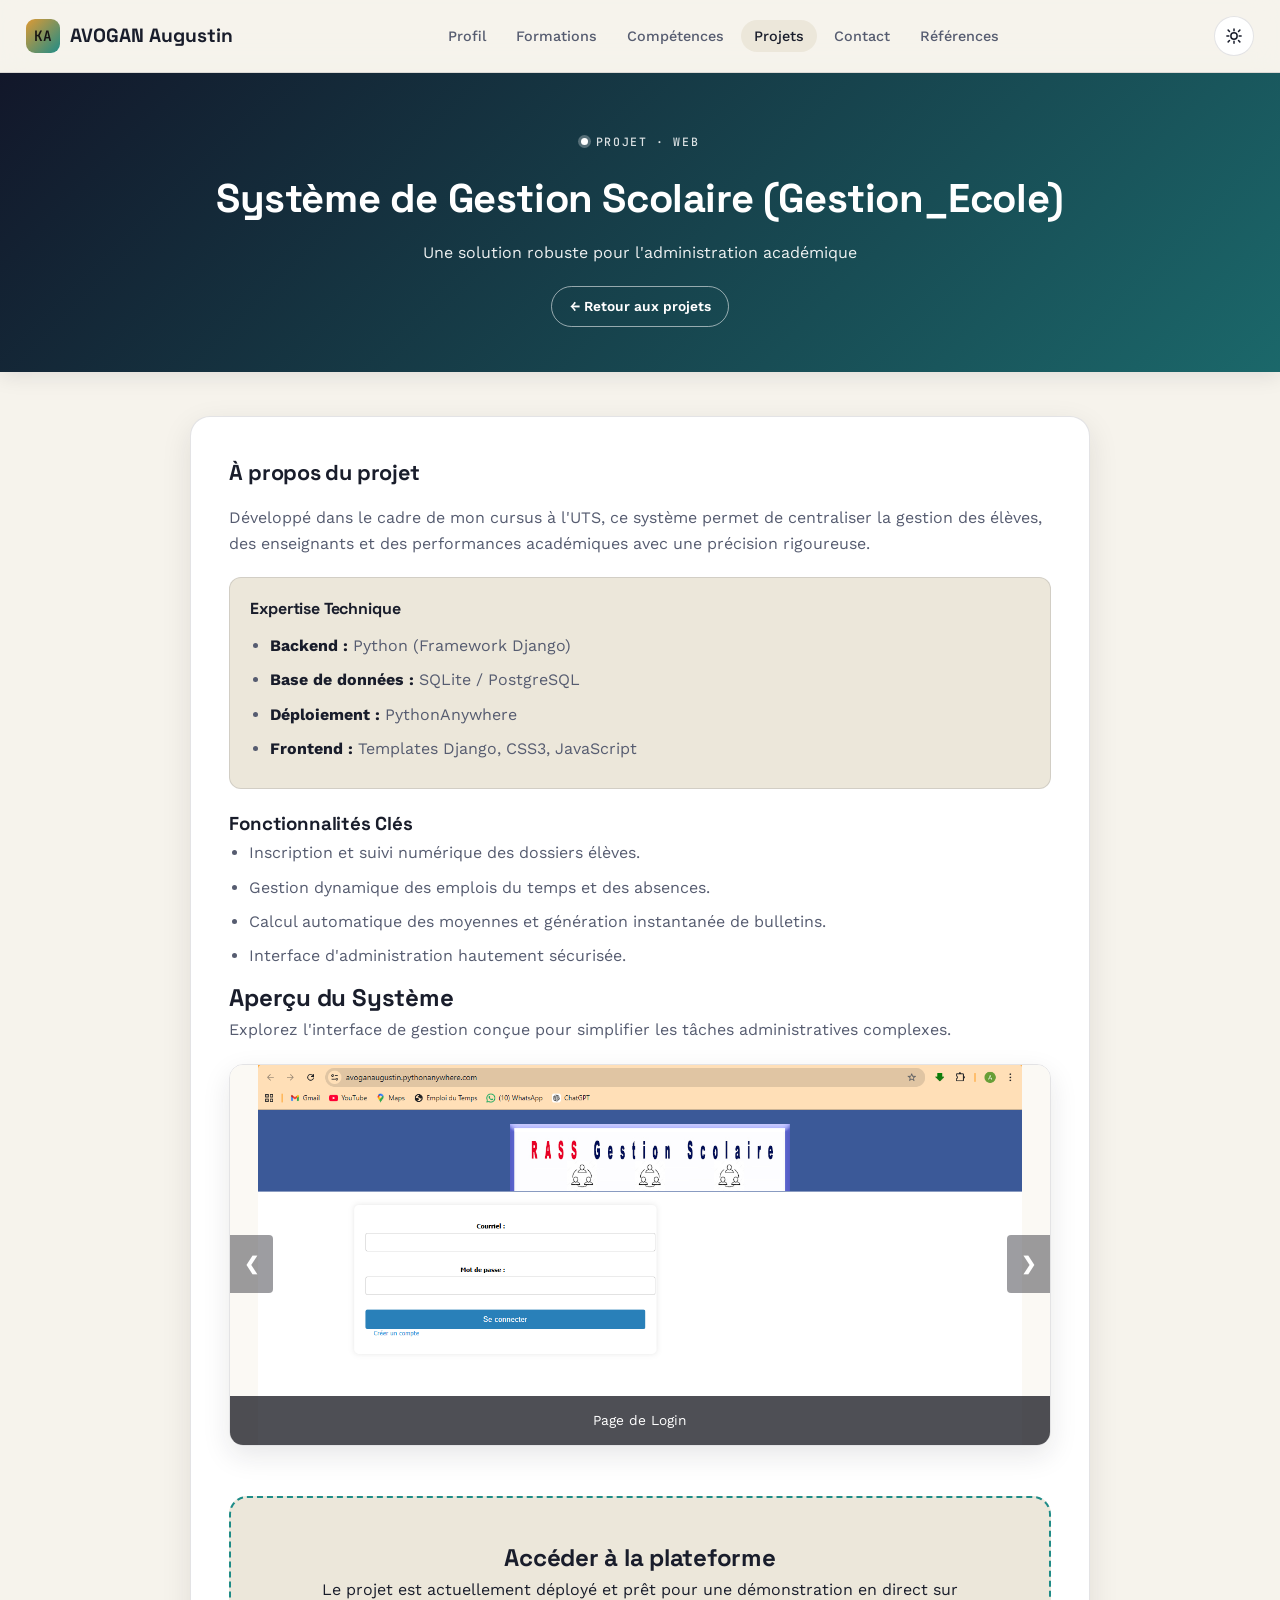
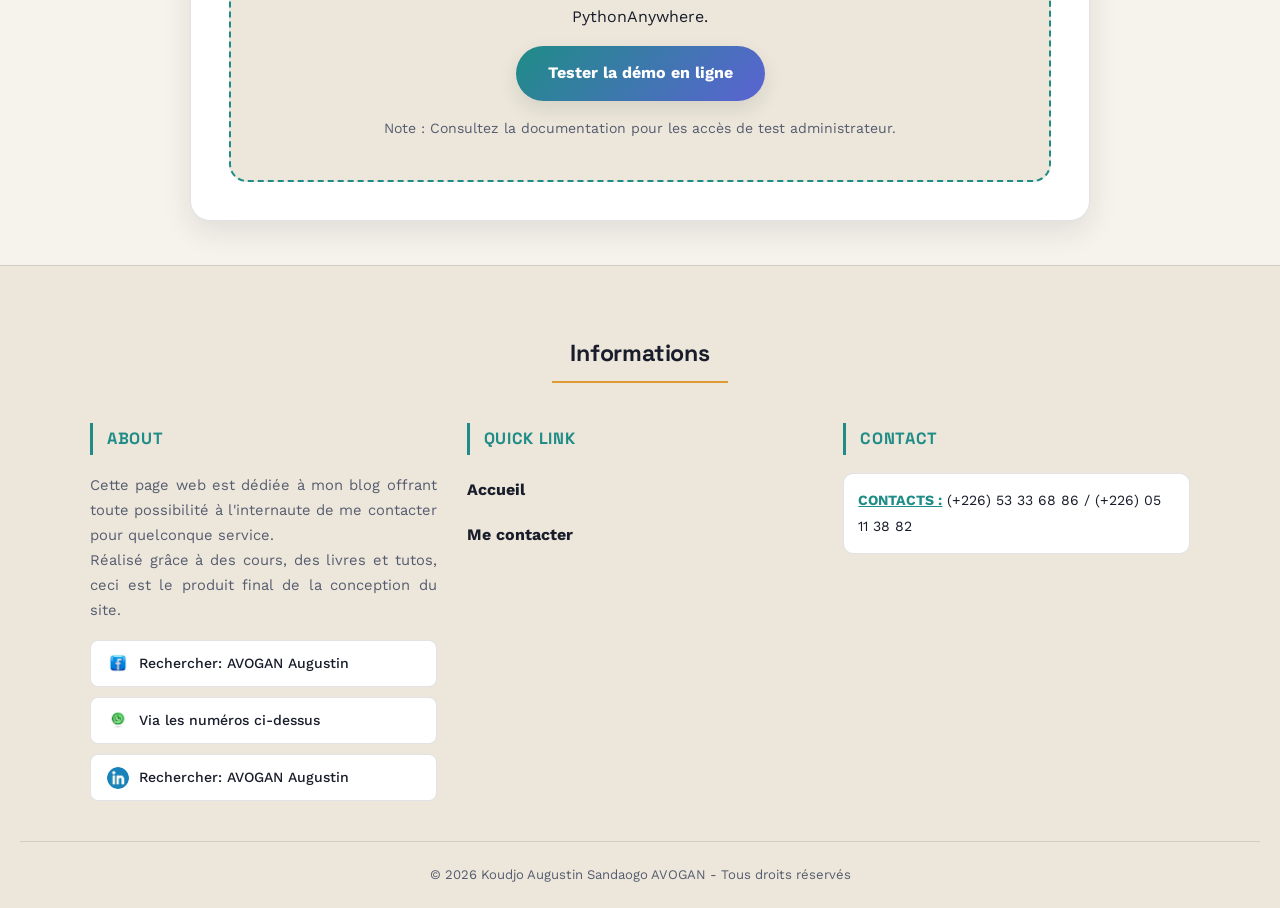
<file: gestion-ecole.html>
<!DOCTYPE html>
<html lang="fr">
<head>
    <meta charset="UTF-8">
    <meta name="viewport" content="width=device-width, initial-scale=1.0">
    <link rel="stylesheet" href="site.css">
    <title>Gestion École | Portfolio Augustin AVOGAN</title>

    <script>
        (function () {
            var saved = localStorage.getItem('theme');
            var theme = saved || (window.matchMedia('(prefers-color-scheme: dark)').matches ? 'dark' : 'light');
            document.documentElement.setAttribute('data-theme', theme);
        })();
    </script>
</head>
<body>
    <nav class="topnav">
        <a class="brand" href="index.html">
            <span class="brand-mark">KA</span>
            AVOGAN Augustin
        </a>

        <ul class="topnav-links">
            <li><a href="profil.html">Profil</a></li>
            <li><a href="formations.html">Formations</a></li>
            <li><a href="competences.html">Compétences</a></li>
            <li><a href="projets.html" class="active">Projets</a></li>
            <li><a href="contact.html">Contact</a></li>
            <li><a href="references.html">Références</a></li>
        </ul>

        <div class="nav-right">
            <button id="themeToggle" class="theme-toggle" type="button" aria-label="Basculer entre theme clair et sombre">
                <svg class="icon-sun" viewBox="0 0 24 24" stroke-width="2" stroke-linecap="round"><circle cx="12" cy="12" r="4.2"></circle><path d="M12 2.5v2.6M12 18.9v2.6M4.2 4.2l1.8 1.8M18 18l1.8 1.8M2.5 12h2.6M18.9 12h2.6M4.2 19.8l1.8-1.8M18 6l1.8-1.8"/></svg>
                <svg class="icon-moon" viewBox="0 0 24 24" stroke-width="2" stroke-linecap="round" stroke-linejoin="round"><path d="M20 14.5A8.5 8.5 0 1 1 9.5 4a6.8 6.8 0 0 0 10.5 10.5z"/></svg>
            </button>

            <label class="burger">
                <input type="checkbox" id="menuCheckbox">
                <div class="toggle-btn">
                    <span class="top_line common"></span>
                    <span class="middle_line common"></span>
                    <span class="bottom_line common"></span>
                </div>
                <div class="slide">
                    <h1>Menu</h1>
                    <ul>
                        <li><a href="index.html">Accueil</a></li>
                        <li><a href="profil.html">Profil</a></li>
                        <li><a href="formations.html">Formations</a></li>
                        <li><a href="competences.html">Compétences</a></li>
                        <li><a href="projets.html" class="active">Projets</a></li>
                        <li><a href="contact.html">Contact</a></li>
                        <li><a href="references.html">Références</a></li>
                    </ul>
                </div>
            </label>
        </div>
    </nav>

<header class="project-header">
        <span class="eyebrow">Projet · Web</span>
        <h1>Système de Gestion Scolaire (Gestion_Ecole)</h1>
        <p>Une solution robuste pour l'administration académique</p>
        <a href="projets.html" class="back-link">← Retour aux projets</a>
    </header>

    <main class="container">
        <section class="details">
            <h2>À propos du projet</h2>
            <p>Développé dans le cadre de mon cursus à l'UTS, ce système permet de centraliser la gestion des élèves, des enseignants et des performances académiques avec une précision rigoureuse.</p>
            
            <div class="tech-stack">
                <h3>Expertise Technique</h3>
                <ul>
                    <li><strong>Backend :</strong> Python (Framework Django)</li>
                    <li><strong>Base de données :</strong> SQLite / PostgreSQL</li>
                    <li><strong>Déploiement :</strong> PythonAnywhere</li>
                    <li><strong>Frontend :</strong> Templates Django, CSS3, JavaScript</li>
                </ul>
            </div>

            <h3>Fonctionnalités Clés</h3>
            <ul>
                <li>Inscription et suivi numérique des dossiers élèves.</li>
                <li>Gestion dynamique des emplois du temps et des absences.</li>
                <li>Calcul automatique des moyennes et génération instantanée de bulletins.</li>
                <li>Interface d'administration hautement sécurisée.</li>
            </ul>
        </section>

        <section class="visual-showcase">
            <h2>Aperçu du Système</h2>
            <p class="intro-text">Explorez l'interface de gestion conçue pour simplifier les tâches administratives complexes.</p>
            
            <div class="carousel-container">
                <div class="carousel-slide fade">
                    <img src="images/Page_Accueil_GS.png" alt="Interface Administration">
                    <div class="caption">Page de Login</div>
                </div>
                <div class="carousel-slide fade">
                    <img src="images/Page_Accueil_GS_UN.png" alt="Gestion des élèves">
                    <div class="caption">Page d'accueil</div>
                </div>
                <div class="carousel-slide fade">
                    <img src="images/Gestion_Enseignant_GS.png" alt="Génération de bulletin">
                    <div class="caption">Page de gestion d'enseignants</div>
                </div>

                <a class="prev" onclick="plusSlides(-1)">&#10094;</a>
                <a class="next" onclick="plusSlides(1)">&#10095;</a>
            </div>
        </section>

        <section class="app-access">
            <div class="cta-box">
                <h2>Accéder à la plateforme</h2>
                <p>Le projet est actuellement déployé et prêt pour une démonstration en direct sur PythonAnywhere.</p>
                <a href="http://avoganaugustin.pythonanywhere.com" target="_blank" class="btn-primary">Tester la démo en ligne</a>
                <p class="sub-text">Note : Consultez la documentation pour les accès de test administrateur.</p>
            </div>
        </section>
    </main>

    <footer>
        <h2>Informations</h2>
        <div class="footer_info">
            <div class="footer_width about">
                <h3>About</h3>
                <p>
                    Cette page web est dédiée à mon blog offrant toute possibilité à l'internaute de me contacter pour quelconque service.
                    <br> Réalisé grâce à des cours, des livres et tutos, ceci est le produit final de la conception du site.
                </p>

                <div class="social-media">
                    <ul>
                        <li><a href="#"><img src="images/tn_facebook.jpg" alt="Logo Facebook"> Rechercher: AVOGAN Augustin</a></li>
                        <li><a href="#"><img src="images/tn_whatsapp.jpg" alt="Logo WhatsApp"> Via les numéros ci-dessus</a></li>
                        <li><a href="#"><img src="images/tn_linkedin.jpg" alt="Logo LinkedIn"> Rechercher: AVOGAN Augustin</a></li>
                    </ul>
                </div>
            </div>

            <div class="footer_width link">
                <h3>Quick Link</h3>
                <ul>
                    <li><a href="index.html"><b>Accueil</b></a></li>
                    <li><a href="contact.html"><b>Me contacter</b></a></li>
                </ul>
            </div>

            <div class="footer_width contact">
                <h3>Contact</h3>
                <ul>
                    <li>
                        <span>
                            <b><u>CONTACTS :</u></b> (+226) 53 33 68 86 / (+226) 05 11 38 82
                        </span>
                    </li>
                </ul>
            </div>
        </div>

        <div class="copy-right">
            <p>© 2026 Koudjo Augustin Sandaogo AVOGAN - Tous droits réservés</p>
        </div>
    </footer>

    <script src="site.js"></script>
</body>
</html>
</file>
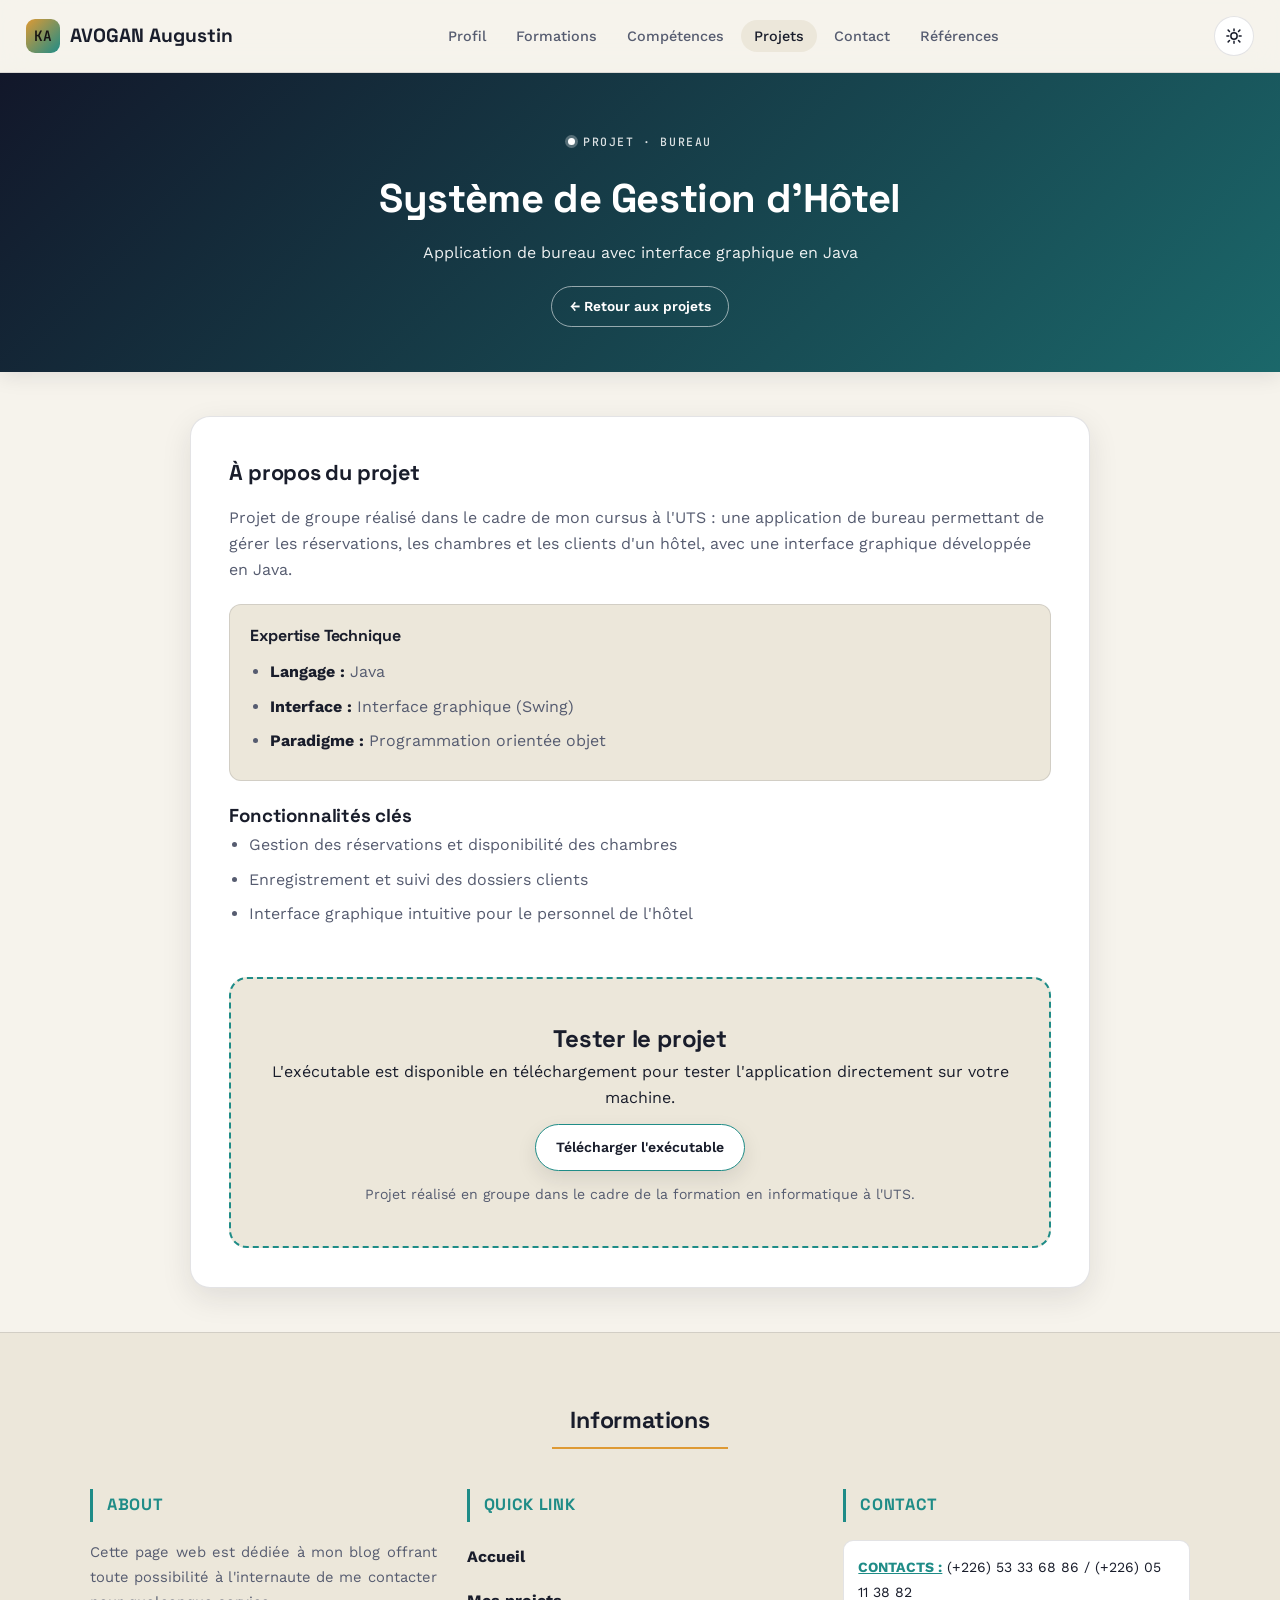
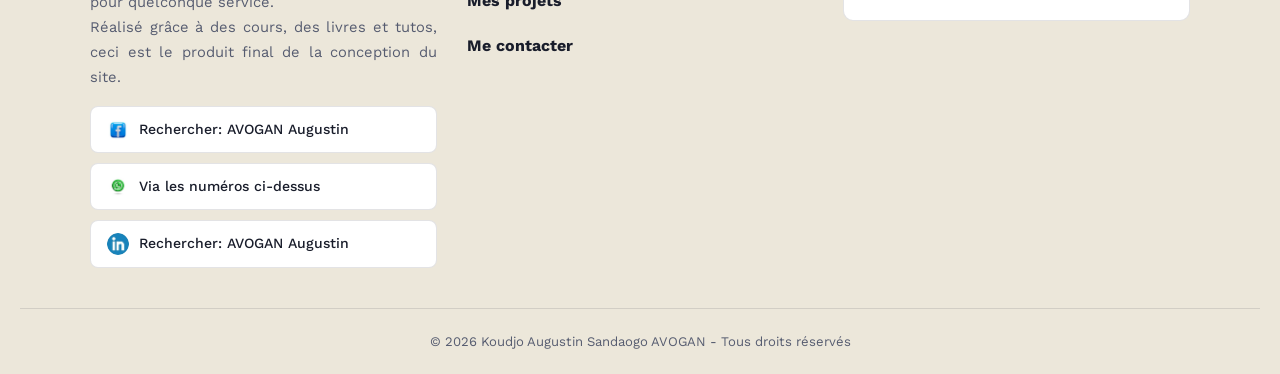
<file: hotel-java.html>
<!DOCTYPE html>
<html lang="fr">
<head>
    <meta charset="UTF-8">
    <meta name="viewport" content="width=device-width, initial-scale=1.0">
    <link rel="stylesheet" href="site.css">
    <title>Gestion d'Hôtel | Portfolio Augustin AVOGAN</title>

    <script>
        (function () {
            var saved = localStorage.getItem('theme');
            var theme = saved || (window.matchMedia('(prefers-color-scheme: dark)').matches ? 'dark' : 'light');
            document.documentElement.setAttribute('data-theme', theme);
        })();
    </script>
</head>
<body>
    <nav class="topnav">
        <a class="brand" href="index.html">
            <span class="brand-mark">KA</span>
            AVOGAN Augustin
        </a>

        <ul class="topnav-links">
            <li><a href="profil.html">Profil</a></li>
            <li><a href="formations.html">Formations</a></li>
            <li><a href="competences.html">Compétences</a></li>
            <li><a href="projets.html" class="active">Projets</a></li>
            <li><a href="contact.html">Contact</a></li>
            <li><a href="references.html">Références</a></li>
        </ul>

        <div class="nav-right">
            <button id="themeToggle" class="theme-toggle" type="button" aria-label="Basculer entre theme clair et sombre">
                <svg class="icon-sun" viewBox="0 0 24 24" stroke-width="2" stroke-linecap="round"><circle cx="12" cy="12" r="4.2"></circle><path d="M12 2.5v2.6M12 18.9v2.6M4.2 4.2l1.8 1.8M18 18l1.8 1.8M2.5 12h2.6M18.9 12h2.6M4.2 19.8l1.8-1.8M18 6l1.8-1.8"/></svg>
                <svg class="icon-moon" viewBox="0 0 24 24" stroke-width="2" stroke-linecap="round" stroke-linejoin="round"><path d="M20 14.5A8.5 8.5 0 1 1 9.5 4a6.8 6.8 0 0 0 10.5 10.5z"/></svg>
            </button>

            <label class="burger">
                <input type="checkbox" id="menuCheckbox">
                <div class="toggle-btn">
                    <span class="top_line common"></span>
                    <span class="middle_line common"></span>
                    <span class="bottom_line common"></span>
                </div>
                <div class="slide">
                    <h1>Menu</h1>
                    <ul>
                        <li><a href="index.html">Accueil</a></li>
                        <li><a href="profil.html">Profil</a></li>
                        <li><a href="formations.html">Formations</a></li>
                        <li><a href="competences.html">Compétences</a></li>
                        <li><a href="projets.html" class="active">Projets</a></li>
                        <li><a href="contact.html">Contact</a></li>
                        <li><a href="references.html">Références</a></li>
                    </ul>
                </div>
            </label>
        </div>
    </nav>

<header class="project-header">
        <span class="eyebrow">Projet · Bureau</span>
        <h1>Système de Gestion d'Hôtel</h1>
        <p>Application de bureau avec interface graphique en Java</p>
        <a href="projets.html" class="back-link">← Retour aux projets</a>
    </header>

    <main class="container">
        <section class="details">
            <h2>À propos du projet</h2>
            <p>Projet de groupe réalisé dans le cadre de mon cursus à l'UTS : une application de bureau permettant de gérer les réservations, les chambres et les clients d'un hôtel, avec une interface graphique développée en Java.</p>

            <div class="tech-stack">
                <h3>Expertise Technique</h3>
                <ul>
                    <li><strong>Langage :</strong> Java</li>
                    <li><strong>Interface :</strong> Interface graphique (Swing)</li>
                    <li><strong>Paradigme :</strong> Programmation orientée objet</li>
                </ul>
            </div>

            <h3>Fonctionnalités clés</h3>
            <ul>
                <li>Gestion des réservations et disponibilité des chambres</li>
                <li>Enregistrement et suivi des dossiers clients</li>
                <li>Interface graphique intuitive pour le personnel de l'hôtel</li>
            </ul>
        </section>

        <section class="app-access">
            <div class="cta-box">
                <h2>Tester le projet</h2>
                <p>L'exécutable est disponible en téléchargement pour tester l'application directement sur votre machine.</p>
                <a href="Documents/CR_Groupe_09_Projet_Java.zip" target="_blank" class="btn-primary" id="java">Télécharger l'exécutable</a>
                <p class="sub-text">Projet réalisé en groupe dans le cadre de la formation en informatique à l'UTS.</p>
            </div>
        </section>
    </main>

    <footer>
        <h2>Informations</h2>
        <div class="footer_info">
            <div class="footer_width about">
                <h3>About</h3>
                <p>
                    Cette page web est dédiée à mon blog offrant toute possibilité à l'internaute de me contacter pour quelconque service.
                    <br> Réalisé grâce à des cours, des livres et tutos, ceci est le produit final de la conception du site.
                </p>

                <div class="social-media">
                    <ul>
                        <li><a href="#"><img src="images/tn_facebook.jpg" alt="Logo Facebook"> Rechercher: AVOGAN Augustin</a></li>
                        <li><a href="#"><img src="images/tn_whatsapp.jpg" alt="Logo WhatsApp"> Via les numéros ci-dessus</a></li>
                        <li><a href="#"><img src="images/tn_linkedin.jpg" alt="Logo LinkedIn"> Rechercher: AVOGAN Augustin</a></li>
                    </ul>
                </div>
            </div>

            <div class="footer_width link">
                <h3>Quick Link</h3>
                <ul>
                    <li><a href="index.html"><b>Accueil</b></a></li>
                    <li><a href="projets.html"><b>Mes projets</b></a></li>
                    <li><a href="contact.html"><b>Me contacter</b></a></li>
                </ul>
            </div>

            <div class="footer_width contact">
                <h3>Contact</h3>
                <ul>
                    <li>
                        <span>
                            <b><u>CONTACTS :</u></b> (+226) 53 33 68 86 / (+226) 05 11 38 82
                        </span>
                    </li>
                </ul>
            </div>
        </div>

        <div class="copy-right">
            <p>© 2026 Koudjo Augustin Sandaogo AVOGAN - Tous droits réservés</p>
        </div>
    </footer>

    <script src="site.js"></script>
</body>
</html>
</file>
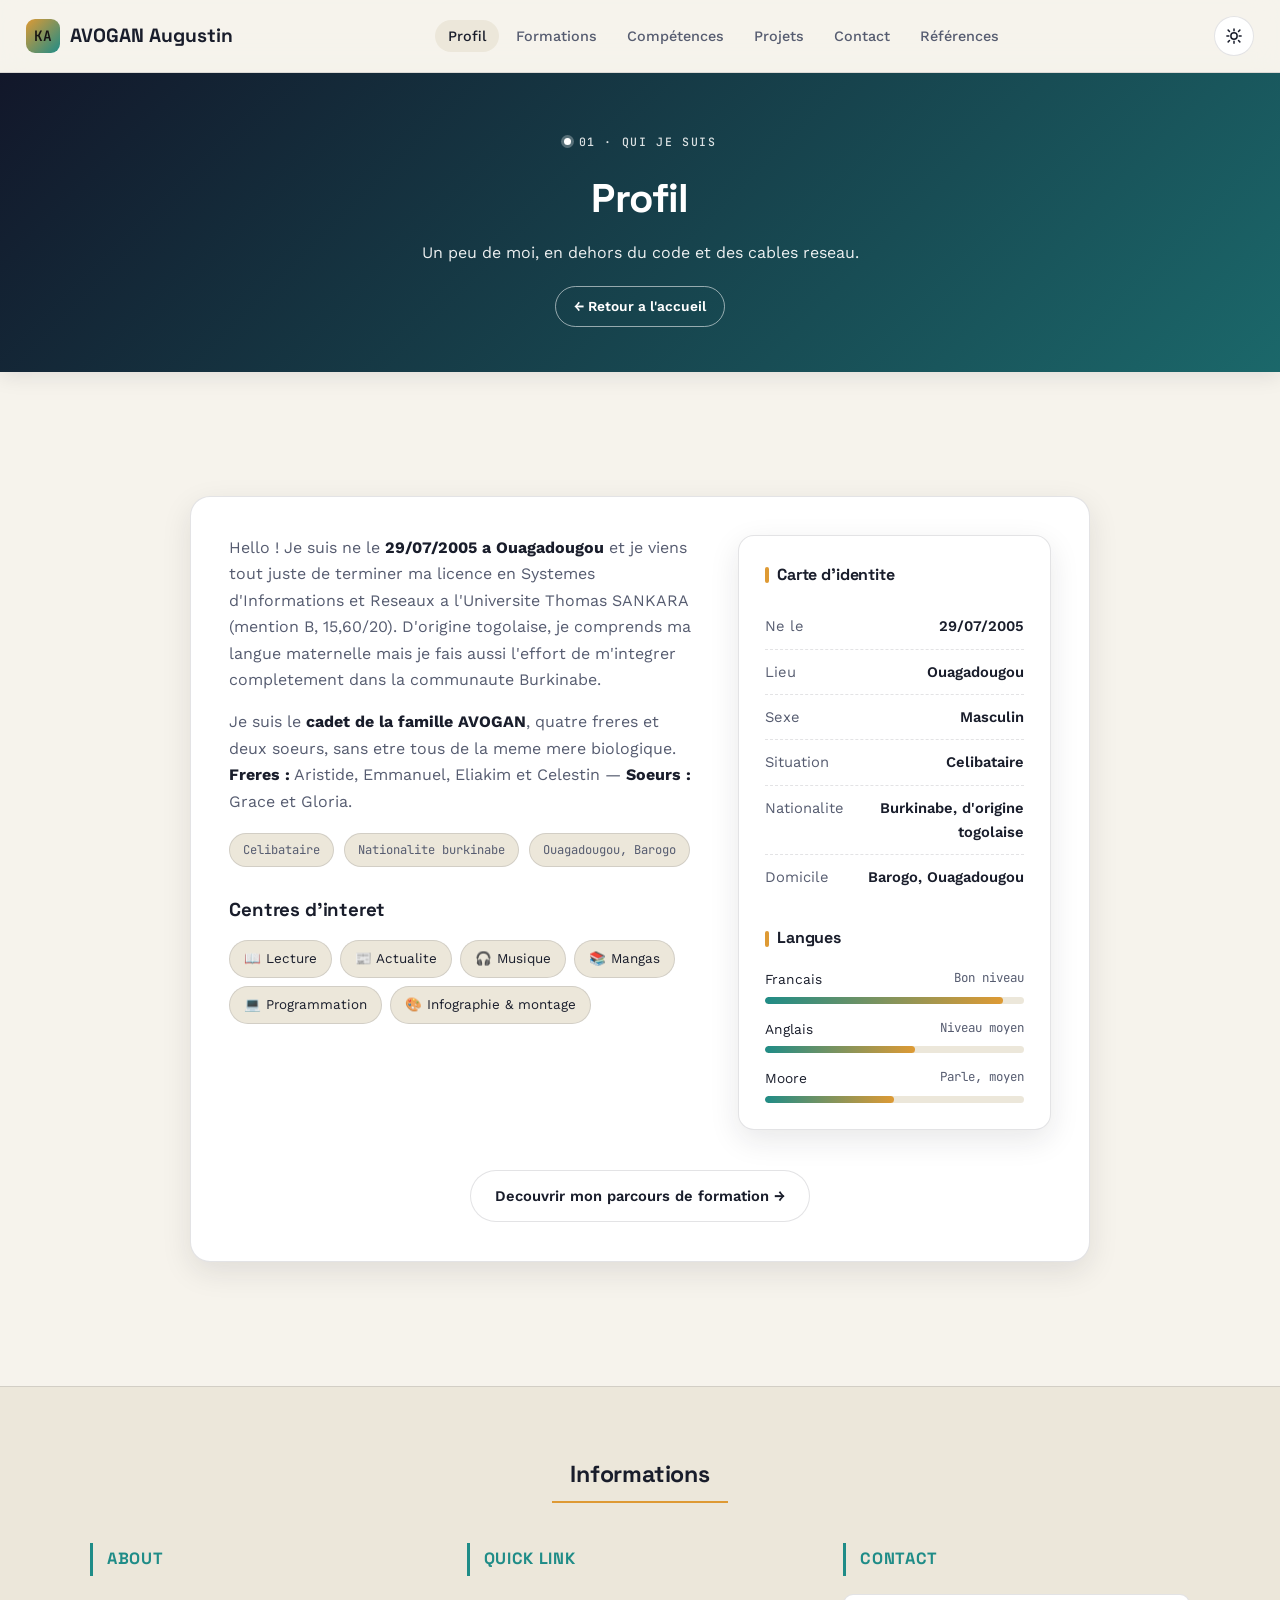
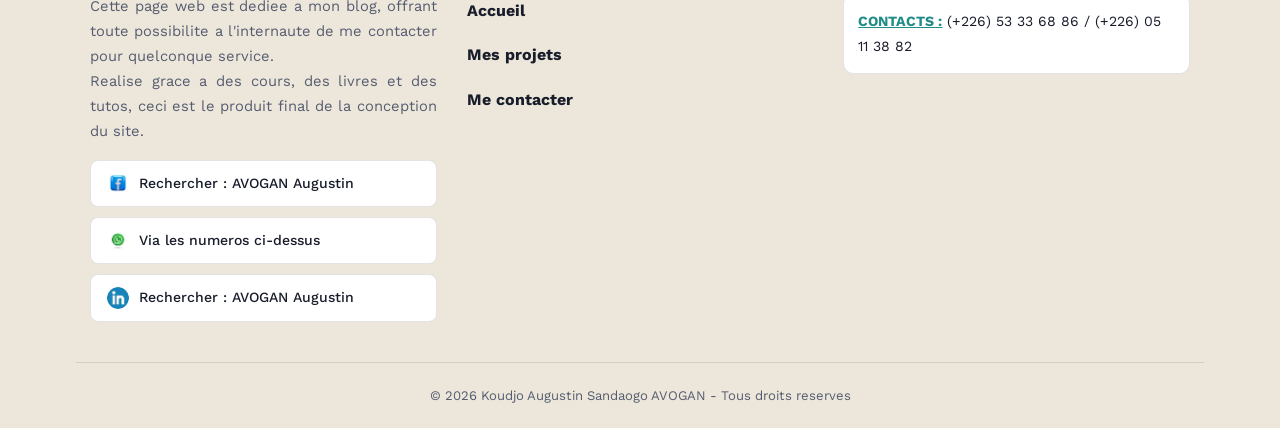
<file: profil.html>
<!DOCTYPE html>
<html lang="fr">

<head>
    <meta charset="utf-8">
    <meta name="viewport" content="width=device-width, initial-scale=1.0">
    <meta name="description" content="Informations personnelles de Koudjo Augustin AVOGAN Sandaogo.">
    <link rel="stylesheet" href="site.css">
    <title>Profil — Koudjo Augustin AVOGAN</title>

    <script>
        (function () {
            var saved = localStorage.getItem('theme');
            var theme = saved || (window.matchMedia('(prefers-color-scheme: dark)').matches ? 'dark' : 'light');
            document.documentElement.setAttribute('data-theme', theme);
        })();
    </script>
</head>

<body>

    <header>
    <nav class="topnav">
        <a class="brand" href="index.html">
            <span class="brand-mark">KA</span>
            AVOGAN Augustin
        </a>

        <ul class="topnav-links">
                <li><a href="profil.html" class="active">Profil</a></li>
                <li><a href="formations.html">Formations</a></li>
                <li><a href="competences.html">Compétences</a></li>
                <li><a href="projets.html">Projets</a></li>
                <li><a href="contact.html">Contact</a></li>
                <li><a href="references.html">Références</a></li>
        </ul>

        <div class="nav-right">
            <button id="themeToggle" class="theme-toggle" type="button" aria-label="Basculer entre theme clair et sombre">
                <svg class="icon-sun" viewBox="0 0 24 24" stroke-width="2" stroke-linecap="round"><circle cx="12" cy="12" r="4.2"></circle><path d="M12 2.5v2.6M12 18.9v2.6M4.2 4.2l1.8 1.8M18 18l1.8 1.8M2.5 12h2.6M18.9 12h2.6M4.2 19.8l1.8-1.8M18 6l1.8-1.8"/></svg>
                    <svg class="icon-moon" viewBox="0 0 24 24" stroke-width="2" stroke-linecap="round" stroke-linejoin="round"><path d="M20 14.5A8.5 8.5 0 1 1 9.5 4a6.8 6.8 0 0 0 10.5 10.5z"/></svg>
            </button>

            <label class="burger">
                <input type="checkbox" id="menuCheckbox">
                <div class="toggle-btn">
                    <span class="top_line common"></span>
                    <span class="middle_line common"></span>
                    <span class="bottom_line common"></span>
                </div>
                <div class="slide">
                    <h1>Menu</h1>
                    <ul>
                            <li><a href="index.html">Accueil</a></li>
                            <li><a href="profil.html" class="active">Profil</a></li>
                            <li><a href="formations.html">Formations</a></li>
                            <li><a href="competences.html">Compétences</a></li>
                            <li><a href="projets.html">Projets</a></li>
                            <li><a href="contact.html">Contact</a></li>
                            <li><a href="references.html">Références</a></li>
                    </ul>
                </div>
            </label>
        </div>
    </nav>
        <div class="page-header">
            <span class="eyebrow">01 &middot; Qui je suis</span>
            <h1>Profil</h1>
            <p>Un peu de moi, en dehors du code et des cables reseau.</p>
            <a href="index.html" class="back-link">&larr; Retour a l'accueil</a>
        </div>

    </header>

    <section class="block reveal">
        <div class="container">
            <div class="profile-grid">
                <article class="prose">
                    <p>
                        Hello&nbsp;! Je suis ne le <strong>29/07/2005 a Ouagadougou</strong> et je viens tout juste
                        de terminer ma licence en Systemes d'Informations et Reseaux a l'Universite Thomas SANKARA
                        (mention B, 15,60/20). D'origine togolaise, je comprends ma langue maternelle mais je fais
                        aussi l'effort de m'integrer completement dans la communaute Burkinabe.
                    </p>
                    <p>
                        Je suis le <strong>cadet de la famille AVOGAN</strong>, quatre freres et deux soeurs, sans
                        etre tous de la meme mere biologique.
                        <br><strong>Freres :</strong> Aristide, Emmanuel, Eliakim et Celestin &mdash;
                        <strong>Soeurs :</strong> Grace et Gloria.
                    </p>

                    <div class="tag-row">
                        <span class="tag">Celibataire</span>
                        <span class="tag">Nationalite burkinabe</span>
                        <span class="tag">Ouagadougou, Barogo</span>
                    </div>

                    <h3 style="margin-top:28px;">Centres d'interet</h3>
                    <div class="interests-chip-row">
                        <span class="skill-chip">&#128214; Lecture</span>
                        <span class="skill-chip">&#128240; Actualite</span>
                        <span class="skill-chip">&#127911; Musique</span>
                        <span class="skill-chip">&#128218; Mangas</span>
                        <span class="skill-chip">&#128187; Programmation</span>
                        <span class="skill-chip">&#127912; Infographie &amp; montage</span>
                    </div>
                </article>

                <aside class="card">
                    <h3>Carte d'identite</h3>
                    <ul class="id-list">
                        <li><span>Ne le</span><span>29/07/2005</span></li>
                        <li><span>Lieu</span><span>Ouagadougou</span></li>
                        <li><span>Sexe</span><span>Masculin</span></li>
                        <li><span>Situation</span><span>Celibataire</span></li>
                        <li><span>Nationalite</span><span>Burkinabe, d'origine togolaise</span></li>
                        <li><span>Domicile</span><span>Barogo, Ouagadougou</span></li>
                    </ul>

                    <h3 style="margin-top:26px;">Langues</h3>
                    <div class="lang-bars">
                        <div>
                            <div class="lang-bar-label"><span>Francais</span><span>Bon niveau</span></div>
                            <div class="lang-bar-track"><div class="lang-bar-fill" style="width:92%"></div></div>
                        </div>
                        <div>
                            <div class="lang-bar-label"><span>Anglais</span><span>Niveau moyen</span></div>
                            <div class="lang-bar-track"><div class="lang-bar-fill" style="width:58%"></div></div>
                        </div>
                        <div>
                            <div class="lang-bar-label"><span>Moore</span><span>Parle, moyen</span></div>
                            <div class="lang-bar-track"><div class="lang-bar-fill" style="width:50%"></div></div>
                        </div>
                    </div>
                </aside>
            </div>

            <div style="text-align:center; margin-top:40px;">
                <a href="formations.html" class="btn btn-outline">Decouvrir mon parcours de formation &rarr;</a>
            </div>
        </div>
    </section>

    <footer>
        <div class="wrap">
            <h2>Informations</h2>

            <div class="footer_info">
                <div class="footer_width about">
                    <h3>About</h3>
                    <p>
                        Cette page web est dediee a mon blog, offrant toute possibilite a l'internaute de me
                        contacter pour quelconque service.
                        <br>Realise grace a des cours, des livres et des tutos, ceci est le produit final de
                        la conception du site.
                    </p>

                    <div class="social-media">
                        <ul>
                            <li><a href="#"><img src="images/tn_facebook.jpg" alt="Logo Facebook">Rechercher : AVOGAN Augustin</a></li>
                            <li><a href="#"><img src="images/tn_whatsapp.jpg" alt="Logo WhatsApp">Via les numeros ci-dessus</a></li>
                            <li><a href="#"><img src="images/tn_linkedin.jpg" alt="Logo LinkedIn">Rechercher : AVOGAN Augustin</a></li>
                        </ul>
                    </div>
                </div>

                <div class="footer_width link">
                    <h3>Quick Link</h3>
                    <ul>
                        <li><a href="index.html"><b>Accueil</b></a></li>
                        <li><a href="projets.html"><b>Mes projets</b></a></li>
                        <li><a href="contact.html"><b>Me contacter</b></a></li>
                    </ul>
                </div>

                <div class="footer_width contact">
                    <h3>Contact</h3>
                    <ul>
                        <li><span><b><u>CONTACTS :</u></b> (+226) 53 33 68 86 / (+226) 05 11 38 82</span></li>
                    </ul>
                </div>
            </div>

            <div class="copy-right">
                <p>© 2026 Koudjo Augustin Sandaogo AVOGAN - Tous droits reserves</p>
            </div>
        </div>
    </footer>

    <script src="site.js"></script>
</body>
</html>
</file>
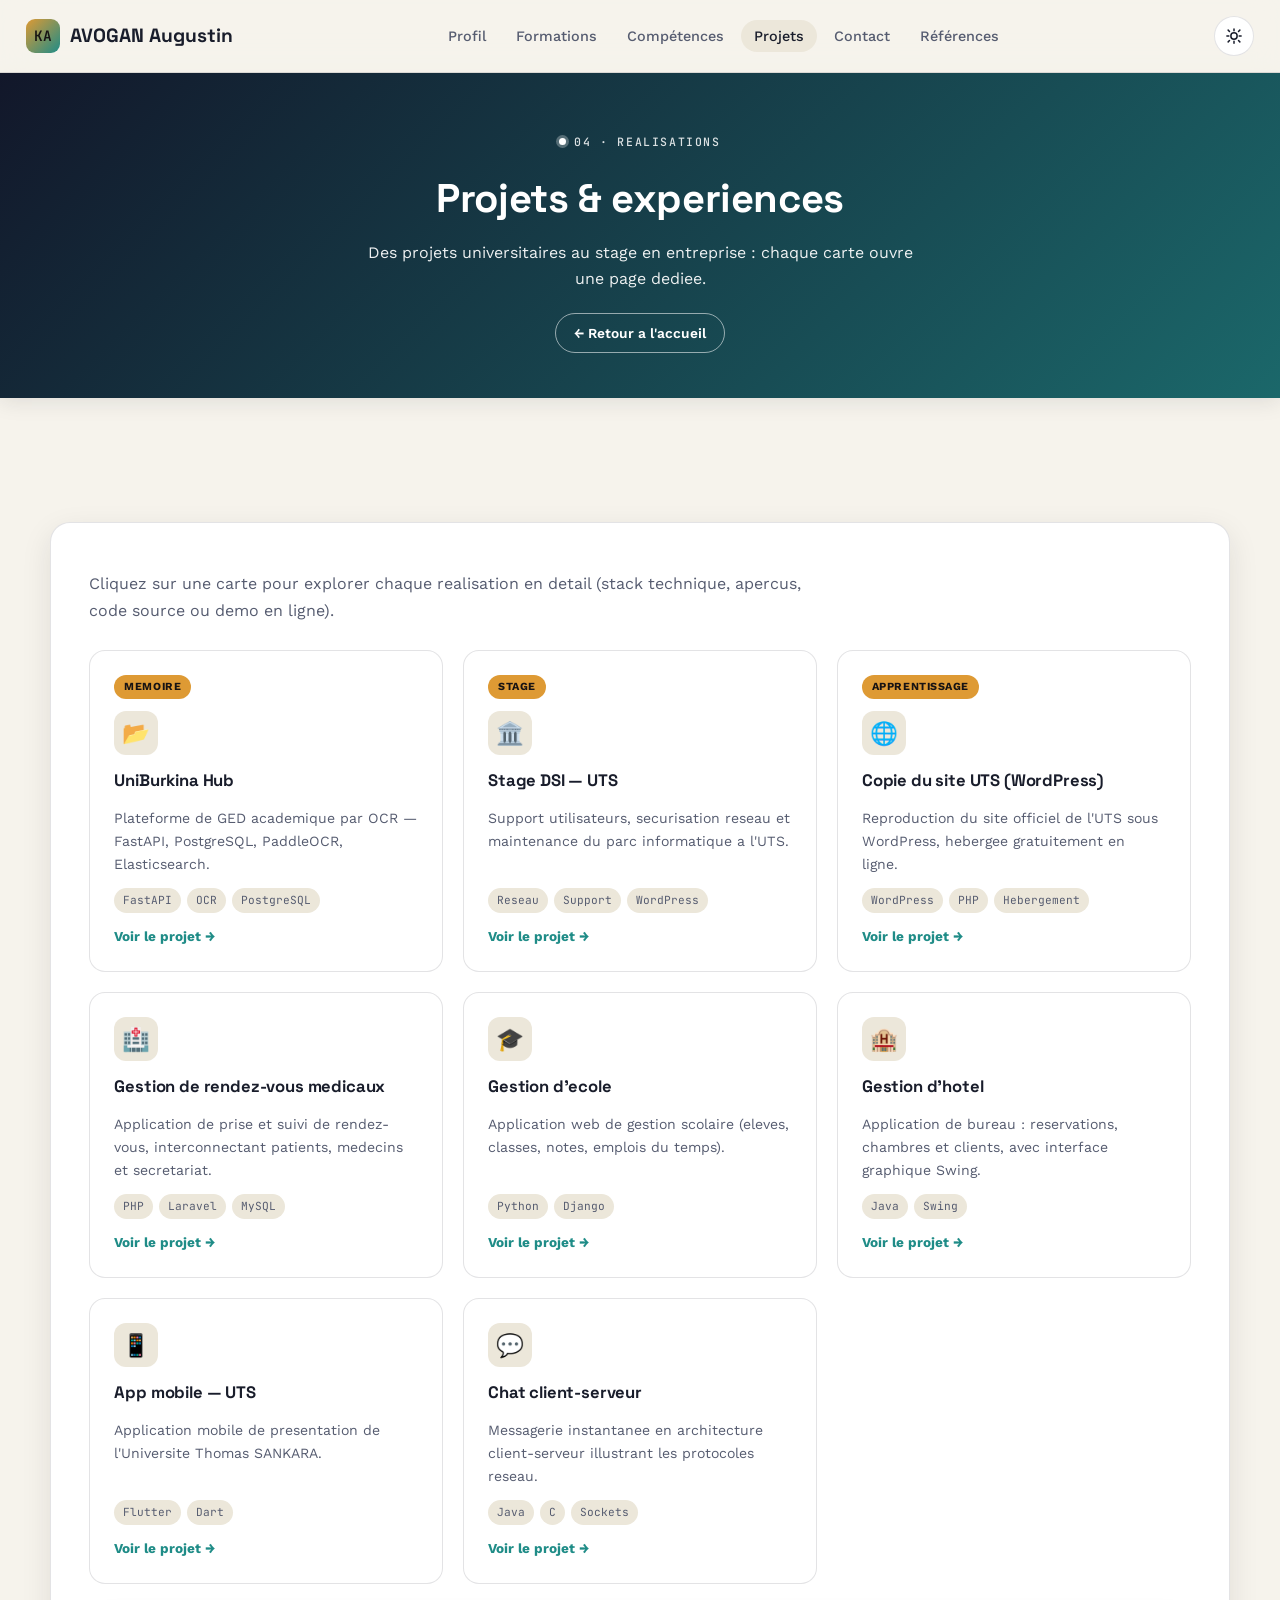
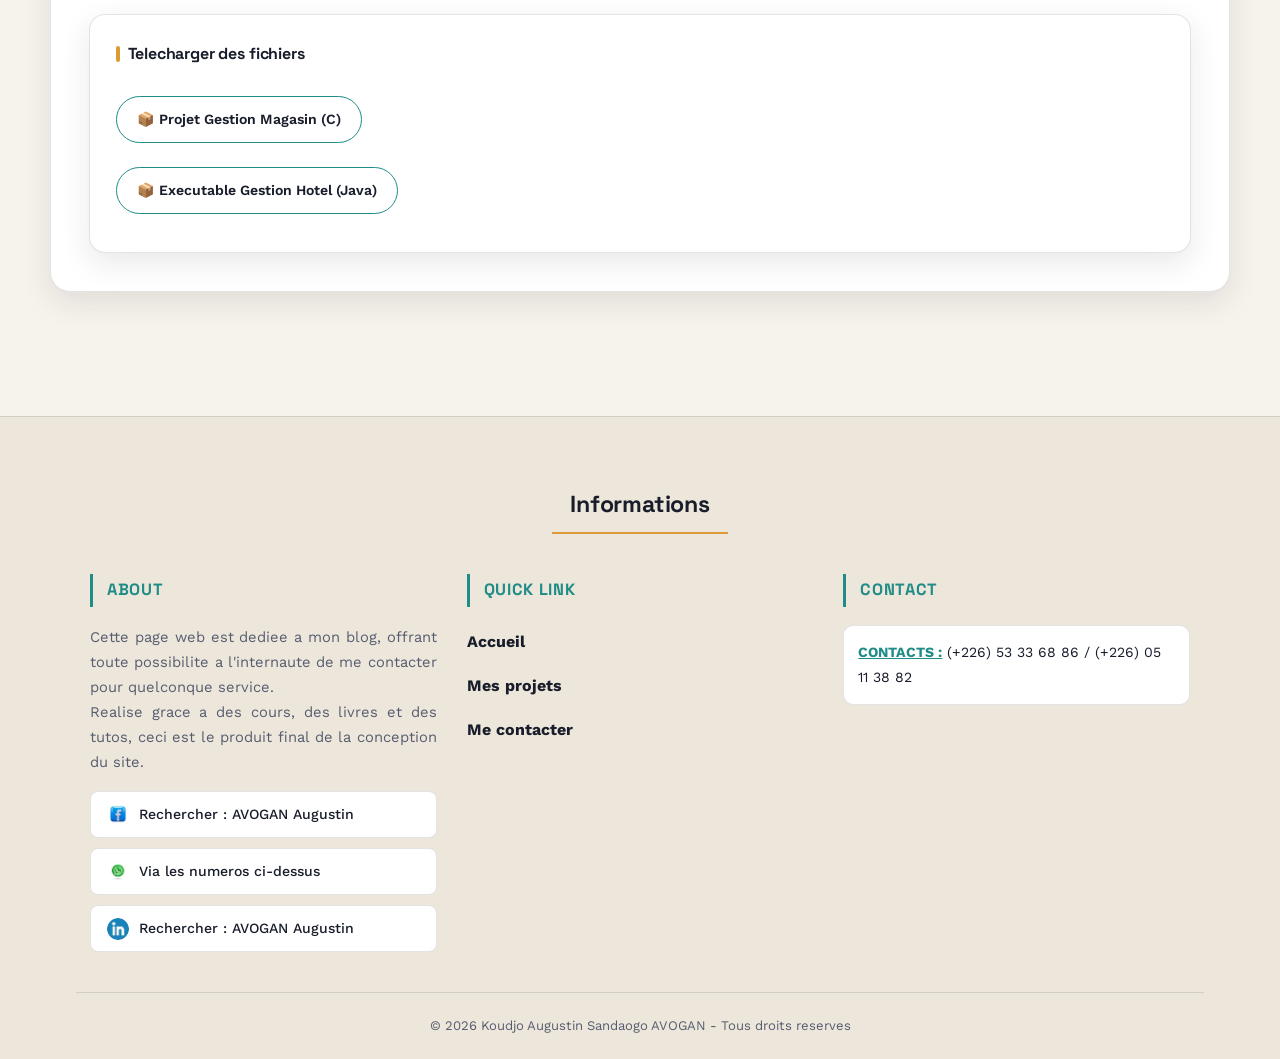
<file: projets.html>
<!DOCTYPE html>
<html lang="fr">

<head>
    <meta charset="utf-8">
    <meta name="viewport" content="width=device-width, initial-scale=1.0">
    <meta name="description" content="Projets et experiences de Koudjo Augustin AVOGAN Sandaogo.">
    <link rel="stylesheet" href="site.css">
    <title>Projets — Koudjo Augustin AVOGAN</title>

    <script>
        (function () {
            var saved = localStorage.getItem('theme');
            var theme = saved || (window.matchMedia('(prefers-color-scheme: dark)').matches ? 'dark' : 'light');
            document.documentElement.setAttribute('data-theme', theme);
        })();
    </script>
</head>

<body>

    <header>
    <nav class="topnav">
        <a class="brand" href="index.html">
            <span class="brand-mark">KA</span>
            AVOGAN Augustin
        </a>

        <ul class="topnav-links">
                <li><a href="profil.html">Profil</a></li>
                <li><a href="formations.html">Formations</a></li>
                <li><a href="competences.html">Compétences</a></li>
                <li><a href="projets.html" class="active">Projets</a></li>
                <li><a href="contact.html">Contact</a></li>
                <li><a href="references.html">Références</a></li>
        </ul>

        <div class="nav-right">
            <button id="themeToggle" class="theme-toggle" type="button" aria-label="Basculer entre theme clair et sombre">
                <svg class="icon-sun" viewBox="0 0 24 24" stroke-width="2" stroke-linecap="round"><circle cx="12" cy="12" r="4.2"></circle><path d="M12 2.5v2.6M12 18.9v2.6M4.2 4.2l1.8 1.8M18 18l1.8 1.8M2.5 12h2.6M18.9 12h2.6M4.2 19.8l1.8-1.8M18 6l1.8-1.8"/></svg>
                    <svg class="icon-moon" viewBox="0 0 24 24" stroke-width="2" stroke-linecap="round" stroke-linejoin="round"><path d="M20 14.5A8.5 8.5 0 1 1 9.5 4a6.8 6.8 0 0 0 10.5 10.5z"/></svg>
            </button>

            <label class="burger">
                <input type="checkbox" id="menuCheckbox">
                <div class="toggle-btn">
                    <span class="top_line common"></span>
                    <span class="middle_line common"></span>
                    <span class="bottom_line common"></span>
                </div>
                <div class="slide">
                    <h1>Menu</h1>
                    <ul>
                            <li><a href="index.html">Accueil</a></li>
                            <li><a href="profil.html">Profil</a></li>
                            <li><a href="formations.html">Formations</a></li>
                            <li><a href="competences.html">Compétences</a></li>
                            <li><a href="projets.html" class="active">Projets</a></li>
                            <li><a href="contact.html">Contact</a></li>
                            <li><a href="references.html">Références</a></li>
                    </ul>
                </div>
            </label>
        </div>
    </nav>
        <div class="page-header">
            <span class="eyebrow">04 &middot; Realisations</span>
            <h1>Projets &amp; experiences</h1>
            <p>Des projets universitaires au stage en entreprise : chaque carte ouvre une page dediee.</p>
            <a href="index.html" class="back-link">&larr; Retour a l'accueil</a>
        </div>

    </header>

    <section class="block reveal">
        <div class="container" style="max-width:1180px;">
            <p class="section-intro" style="margin-bottom:26px;">
                Cliquez sur une carte pour explorer chaque realisation en detail (stack technique, apercus,
                code source ou demo en ligne).
            </p>

            <div class="projects-grid">
                <a class="project-card" href="unibukina-hub.html">
                    <span class="projet-tag-corner">Memoire</span>
                    <div class="icon">&#128194;</div>
                    <h3>UniBurkina Hub</h3>
                    <p>Plateforme de GED academique par OCR &mdash; FastAPI, PostgreSQL, PaddleOCR, Elasticsearch.</p>
                    <div class="tags"><span>FastAPI</span><span>OCR</span><span>PostgreSQL</span></div>
                    <span class="cta">Voir le projet &rarr;</span>
                </a>

                <a class="project-card" href="stage-dsi.html">
                    <span class="projet-tag-corner">Stage</span>
                    <div class="icon">&#127963;&#65039;</div>
                    <h3>Stage DSI &mdash; UTS</h3>
                    <p>Support utilisateurs, securisation reseau et maintenance du parc informatique a l'UTS.</p>
                    <div class="tags"><span>Reseau</span><span>Support</span><span>WordPress</span></div>
                    <span class="cta">Voir le projet &rarr;</span>
                </a>

                <a class="project-card" href="wordpress-uts.html">
                    <span class="projet-tag-corner">Apprentissage</span>
                    <div class="icon">&#127760;</div>
                    <h3>Copie du site UTS (WordPress)</h3>
                    <p>Reproduction du site officiel de l'UTS sous WordPress, hebergee gratuitement en ligne.</p>
                    <div class="tags"><span>WordPress</span><span>PHP</span><span>Hebergement</span></div>
                    <span class="cta">Voir le projet &rarr;</span>
                </a>

                <a class="project-card" href="rdv-medicaux.html">
                    <div class="icon">&#127973;</div>
                    <h3>Gestion de rendez-vous medicaux</h3>
                    <p>Application de prise et suivi de rendez-vous, interconnectant patients, medecins et secretariat.</p>
                    <div class="tags"><span>PHP</span><span>Laravel</span><span>MySQL</span></div>
                    <span class="cta">Voir le projet &rarr;</span>
                </a>

                <a class="project-card" href="gestion-ecole.html">
                    <div class="icon">&#127891;</div>
                    <h3>Gestion d'ecole</h3>
                    <p>Application web de gestion scolaire (eleves, classes, notes, emplois du temps).</p>
                    <div class="tags"><span>Python</span><span>Django</span></div>
                    <span class="cta">Voir le projet &rarr;</span>
                </a>

                <a class="project-card" href="hotel-java.html">
                    <div class="icon">&#127976;</div>
                    <h3>Gestion d'hotel</h3>
                    <p>Application de bureau : reservations, chambres et clients, avec interface graphique Swing.</p>
                    <div class="tags"><span>Java</span><span>Swing</span></div>
                    <span class="cta">Voir le projet &rarr;</span>
                </a>

                <a class="project-card" href="app-uts.html">
                    <div class="icon">&#128241;</div>
                    <h3>App mobile &mdash; UTS</h3>
                    <p>Application mobile de presentation de l'Universite Thomas SANKARA.</p>
                    <div class="tags"><span>Flutter</span><span>Dart</span></div>
                    <span class="cta">Voir le projet &rarr;</span>
                </a>

                <a class="project-card" href="chat-reseau.html">
                    <div class="icon">&#128172;</div>
                    <h3>Chat client-serveur</h3>
                    <p>Messagerie instantanee en architecture client-serveur illustrant les protocoles reseau.</p>
                    <div class="tags"><span>Java</span><span>C</span><span>Sockets</span></div>
                    <span class="cta">Voir le projet &rarr;</span>
                </a>
            </div>

            <aside class="card" style="margin-top:30px;">
                <h3>Telecharger des fichiers</h3>
                <a href="Documents/TOUT_EN_UN.zip" title="Gestion d'un magasin (projet en C)" id="c">&#128230; Projet Gestion Magasin (C)</a>
                <br>
                <a href="Documents/CR_Groupe_09_Projet_Java.zip" title="Gestion d'un hotel (projet en Java)" id="java">&#128230; Executable Gestion Hotel (Java)</a>
            </aside>
        </div>
    </section>

    <footer>
        <div class="wrap">
            <h2>Informations</h2>

            <div class="footer_info">
                <div class="footer_width about">
                    <h3>About</h3>
                    <p>
                        Cette page web est dediee a mon blog, offrant toute possibilite a l'internaute de me
                        contacter pour quelconque service.
                        <br>Realise grace a des cours, des livres et des tutos, ceci est le produit final de
                        la conception du site.
                    </p>

                    <div class="social-media">
                        <ul>
                            <li><a href="#"><img src="images/tn_facebook.jpg" alt="Logo Facebook">Rechercher : AVOGAN Augustin</a></li>
                            <li><a href="#"><img src="images/tn_whatsapp.jpg" alt="Logo WhatsApp">Via les numeros ci-dessus</a></li>
                            <li><a href="#"><img src="images/tn_linkedin.jpg" alt="Logo LinkedIn">Rechercher : AVOGAN Augustin</a></li>
                        </ul>
                    </div>
                </div>

                <div class="footer_width link">
                    <h3>Quick Link</h3>
                    <ul>
                        <li><a href="index.html"><b>Accueil</b></a></li>
                        <li><a href="projets.html"><b>Mes projets</b></a></li>
                        <li><a href="contact.html"><b>Me contacter</b></a></li>
                    </ul>
                </div>

                <div class="footer_width contact">
                    <h3>Contact</h3>
                    <ul>
                        <li><span><b><u>CONTACTS :</u></b> (+226) 53 33 68 86 / (+226) 05 11 38 82</span></li>
                    </ul>
                </div>
            </div>

            <div class="copy-right">
                <p>© 2026 Koudjo Augustin Sandaogo AVOGAN - Tous droits reserves</p>
            </div>
        </div>
    </footer>

    <script src="site.js"></script>
</body>
</html>
</file>
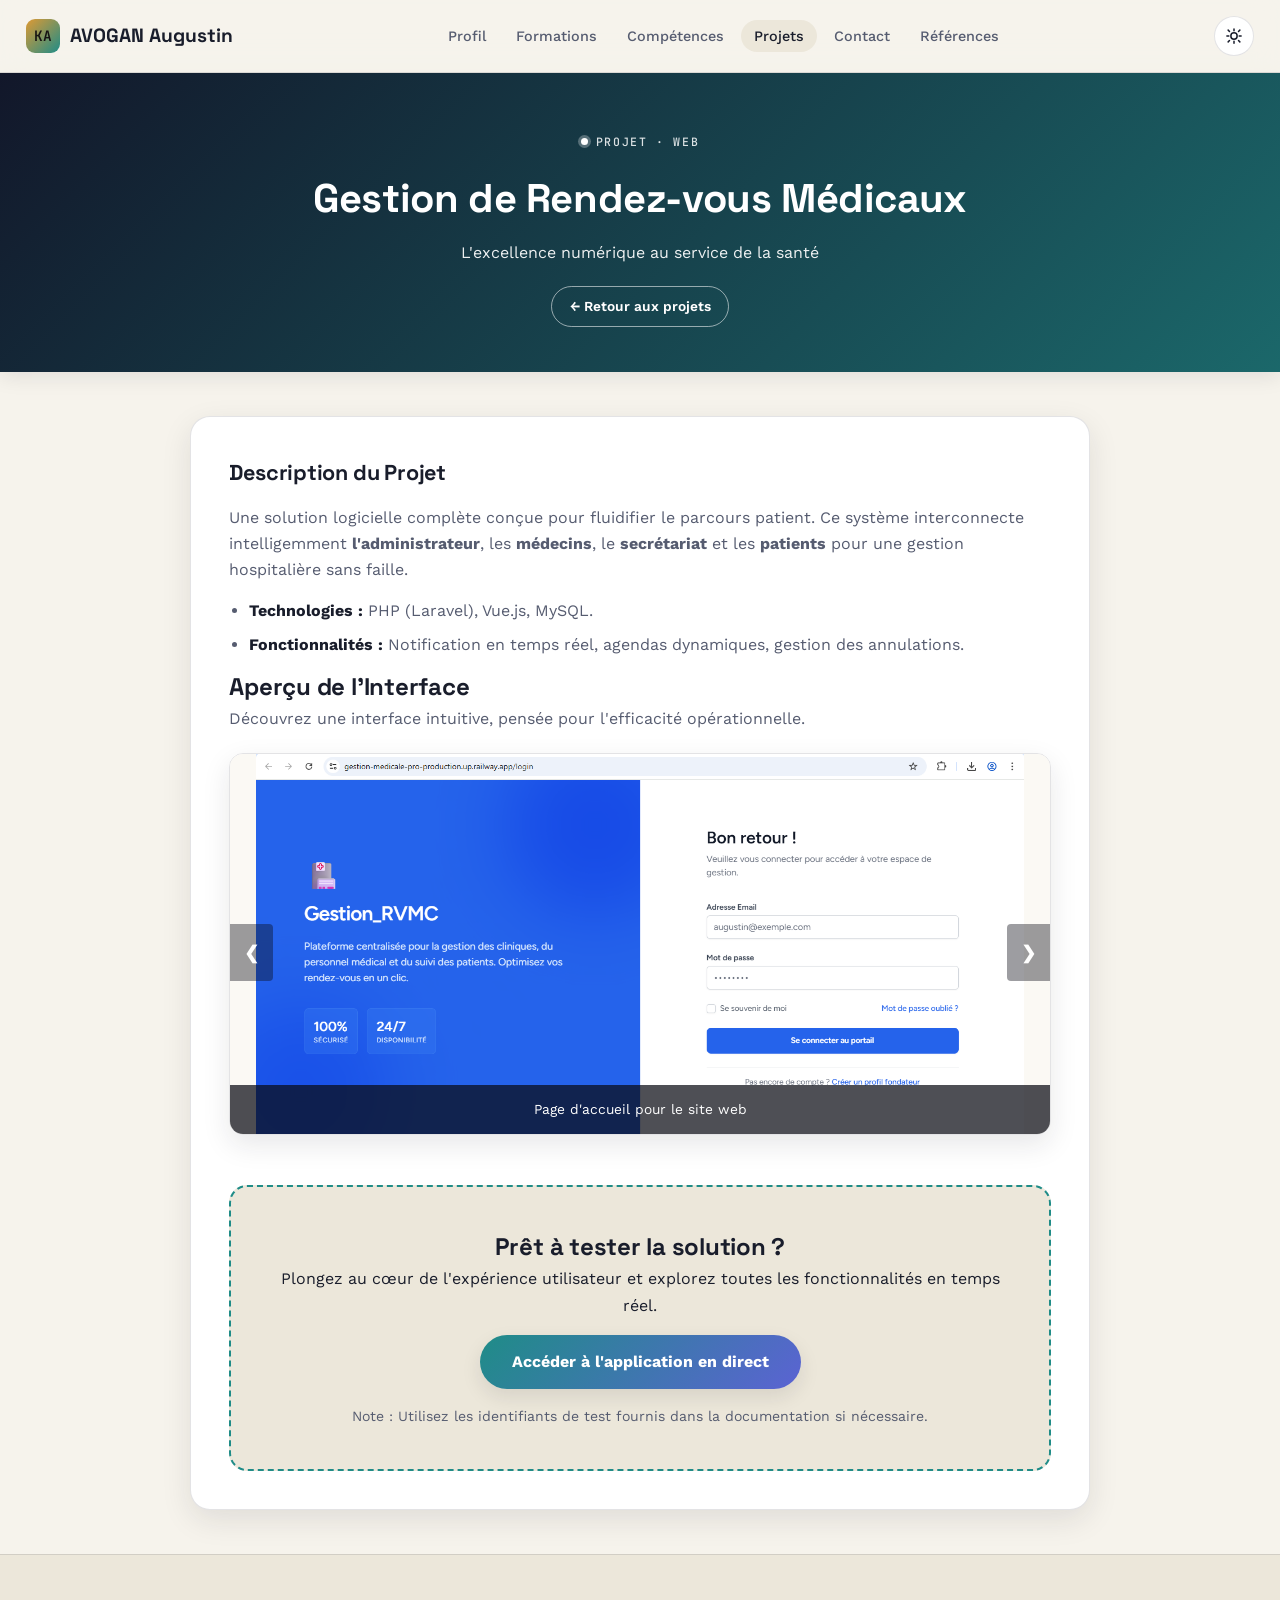
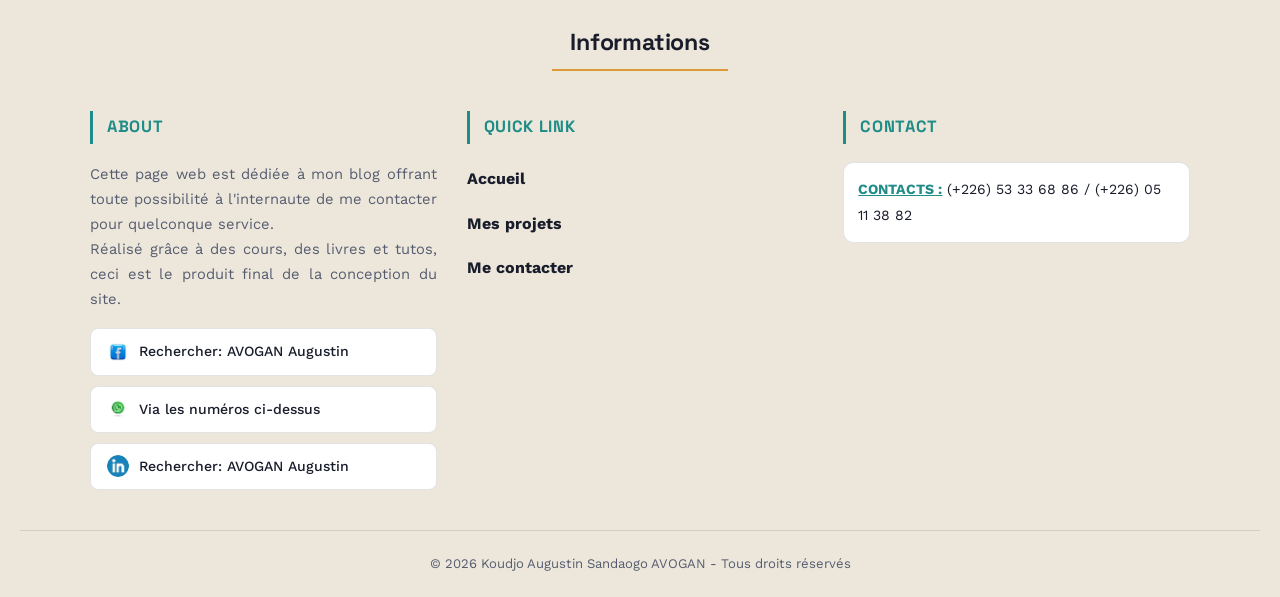
<file: rdv-medicaux.html>
<!DOCTYPE html>
<html lang="fr">
<head>
    <meta charset="UTF-8">
    <meta name="viewport" content="width=device-width, initial-scale=1.0">
    <link rel="stylesheet" href="site.css">
    <title>Projet - Gestion Médicale | Augustin AVOGAN</title>

    <script>
        (function () {
            var saved = localStorage.getItem('theme');
            var theme = saved || (window.matchMedia('(prefers-color-scheme: dark)').matches ? 'dark' : 'light');
            document.documentElement.setAttribute('data-theme', theme);
        })();
    </script>
</head>
<body>
    <nav class="topnav">
        <a class="brand" href="index.html">
            <span class="brand-mark">KA</span>
            AVOGAN Augustin
        </a>

        <ul class="topnav-links">
            <li><a href="profil.html">Profil</a></li>
            <li><a href="formations.html">Formations</a></li>
            <li><a href="competences.html">Compétences</a></li>
            <li><a href="projets.html" class="active">Projets</a></li>
            <li><a href="contact.html">Contact</a></li>
            <li><a href="references.html">Références</a></li>
        </ul>

        <div class="nav-right">
            <button id="themeToggle" class="theme-toggle" type="button" aria-label="Basculer entre theme clair et sombre">
                <svg class="icon-sun" viewBox="0 0 24 24" stroke-width="2" stroke-linecap="round"><circle cx="12" cy="12" r="4.2"></circle><path d="M12 2.5v2.6M12 18.9v2.6M4.2 4.2l1.8 1.8M18 18l1.8 1.8M2.5 12h2.6M18.9 12h2.6M4.2 19.8l1.8-1.8M18 6l1.8-1.8"/></svg>
                <svg class="icon-moon" viewBox="0 0 24 24" stroke-width="2" stroke-linecap="round" stroke-linejoin="round"><path d="M20 14.5A8.5 8.5 0 1 1 9.5 4a6.8 6.8 0 0 0 10.5 10.5z"/></svg>
            </button>

            <label class="burger">
                <input type="checkbox" id="menuCheckbox">
                <div class="toggle-btn">
                    <span class="top_line common"></span>
                    <span class="middle_line common"></span>
                    <span class="bottom_line common"></span>
                </div>
                <div class="slide">
                    <h1>Menu</h1>
                    <ul>
                        <li><a href="index.html">Accueil</a></li>
                        <li><a href="profil.html">Profil</a></li>
                        <li><a href="formations.html">Formations</a></li>
                        <li><a href="competences.html">Compétences</a></li>
                        <li><a href="projets.html" class="active">Projets</a></li>
                        <li><a href="contact.html">Contact</a></li>
                        <li><a href="references.html">Références</a></li>
                    </ul>
                </div>
            </label>
        </div>
    </nav>

<header class="project-header">
        <span class="eyebrow">Projet · Web</span>
        <h1>Gestion de Rendez-vous Médicaux</h1>
        <p>L'excellence numérique au service de la santé</p>
        <a href="projets.html" class="back-link">← Retour aux projets</a>
    </header>

    <main class="container">
        <section class="details">
            <h2>Description du Projet</h2>
            <p>Une solution logicielle complète conçue pour fluidifier le parcours patient. Ce système interconnecte intelligemment <strong>l'administrateur</strong>, les <strong>médecins</strong>, le <strong>secrétariat</strong> et les <strong>patients</strong> pour une gestion hospitalière sans faille.</p>
            <ul>
                <li><strong>Technologies :</strong> PHP (Laravel), Vue.js, MySQL.</li>
                <li><strong>Fonctionnalités :</strong> Notification en temps réel, agendas dynamiques, gestion des annulations.</li>
            </ul>
        </section>

        <section class="visual-showcase">
            <h2>Aperçu de l'Interface</h2>
            <p class="intro-text">Découvrez une interface intuitive, pensée pour l'efficacité opérationnelle.</p>
            
            <div class="carousel-container">
                <div class="carousel-slide fade">
                    <img src="images/Page_Login_RVMC.png" alt="Tableau de bord Médecin">
                    <div class="caption">Page d'accueil pour le site web</div>
                </div>
                <div class="carousel-slide fade">
                    <img src="images/Page_Création_Compte.png" alt="Tableau de bord Médecin">
                    <div class="caption">Page de création de compte</div>
                </div>
                <div class="carousel-slide fade">
                    <img src="images/Tableau_de_Bord_Medecin.png" alt="Tableau de bord Médecin">
                    <div class="caption">Tableau de bord analytique pour les médecins</div>
                </div>
                <div class="carousel-slide fade">
                    <img src="images/Tableau_de_bord_admin.png" alt="Agenda interactif">
                    <div class="caption">Tableau de bord admin</div>
                </div>
                <div class="carousel-slide fade">
                    <img src="images/Tableau_de_Bord_Patient.png" alt="Tableau de bord Médecin">
                    <div class="caption">Tableau de bord analytique pour les patients</div>
                </div>
                <div class="carousel-slide fade">
                    <img src="images/Tableau_de_Bord_Secretaire.png" alt="Tableau de bord Médecin">
                    <div class="caption">Tableau de bord analytique pour les sécrétaires</div>
                </div>
                <div class="carousel-slide fade">
                    <img src="images/Prendre_Rendez-Vous_Patients.png" alt="Interface Secrétariat">
                    <div class="caption">Page Prise de rendez-vous pour patients</div>
                </div>
                <div class="carousel-slide fade">
                    <img src="images/Espace_Secretariat_Admin.png" alt="Tableau de bord Médecin">
                    <div class="caption">Espace sécrétariat Admin</div>
                </div>

                <a class="prev" onclick="plusSlides(-1)">&#10094;</a>
                <a class="next" onclick="plusSlides(1)">&#10095;</a>
            </div>
        </section>

        <section class="app-access">
            <div class="cta-box">
                <h2>Prêt à tester la solution ?</h2>
                <p>Plongez au cœur de l'expérience utilisateur et explorez toutes les fonctionnalités en temps réel.</p>
                <a href="https://gestion-medicale-pro-production.up.railway.app/" target="_blank" class="btn-primary">Accéder à l'application en direct</a>
                <p class="sub-text">Note : Utilisez les identifiants de test fournis dans la documentation si nécessaire.</p>
            </div>
        </section>
    </main>

    <footer>
        <h2>Informations</h2>
        <div class="footer_info">
            <div class="footer_width about">
                <h3>About</h3>
                <p>
                    Cette page web est dédiée à mon blog offrant toute possibilité à l'internaute de me contacter pour quelconque service.
                    <br> Réalisé grâce à des cours, des livres et tutos, ceci est le produit final de la conception du site.
                </p>

                <div class="social-media">
                    <ul>
                        <li><a href="#"><img src="images/tn_facebook.jpg" alt="Logo Facebook"> Rechercher: AVOGAN Augustin</a></li>
                        <li><a href="#"><img src="images/tn_whatsapp.jpg" alt="Logo WhatsApp"> Via les numéros ci-dessus</a></li>
                        <li><a href="#"><img src="images/tn_linkedin.jpg" alt="Logo LinkedIn"> Rechercher: AVOGAN Augustin</a></li>
                    </ul>
                </div>
            </div>

            <div class="footer_width link">
                <h3>Quick Link</h3>
                <ul>
                    <li><a href="index.html"><b>Accueil</b></a></li>
                    <li><a href="projets.html"><b>Mes projets</b></a></li>
                    <li><a href="contact.html"><b>Me contacter</b></a></li>
                </ul>
            </div>

            <div class="footer_width contact">
                <h3>Contact</h3>
                <ul>
                    <li>
                        <span>
                            <b><u>CONTACTS :</u></b> (+226) 53 33 68 86 / (+226) 05 11 38 82
                        </span>
                    </li>
                </ul>
            </div>
        </div>

        <div class="copy-right">
            <p>© 2026 Koudjo Augustin Sandaogo AVOGAN - Tous droits réservés</p>
        </div>
    </footer>

    <script src="site.js"></script>
</body>
</html>
</file>
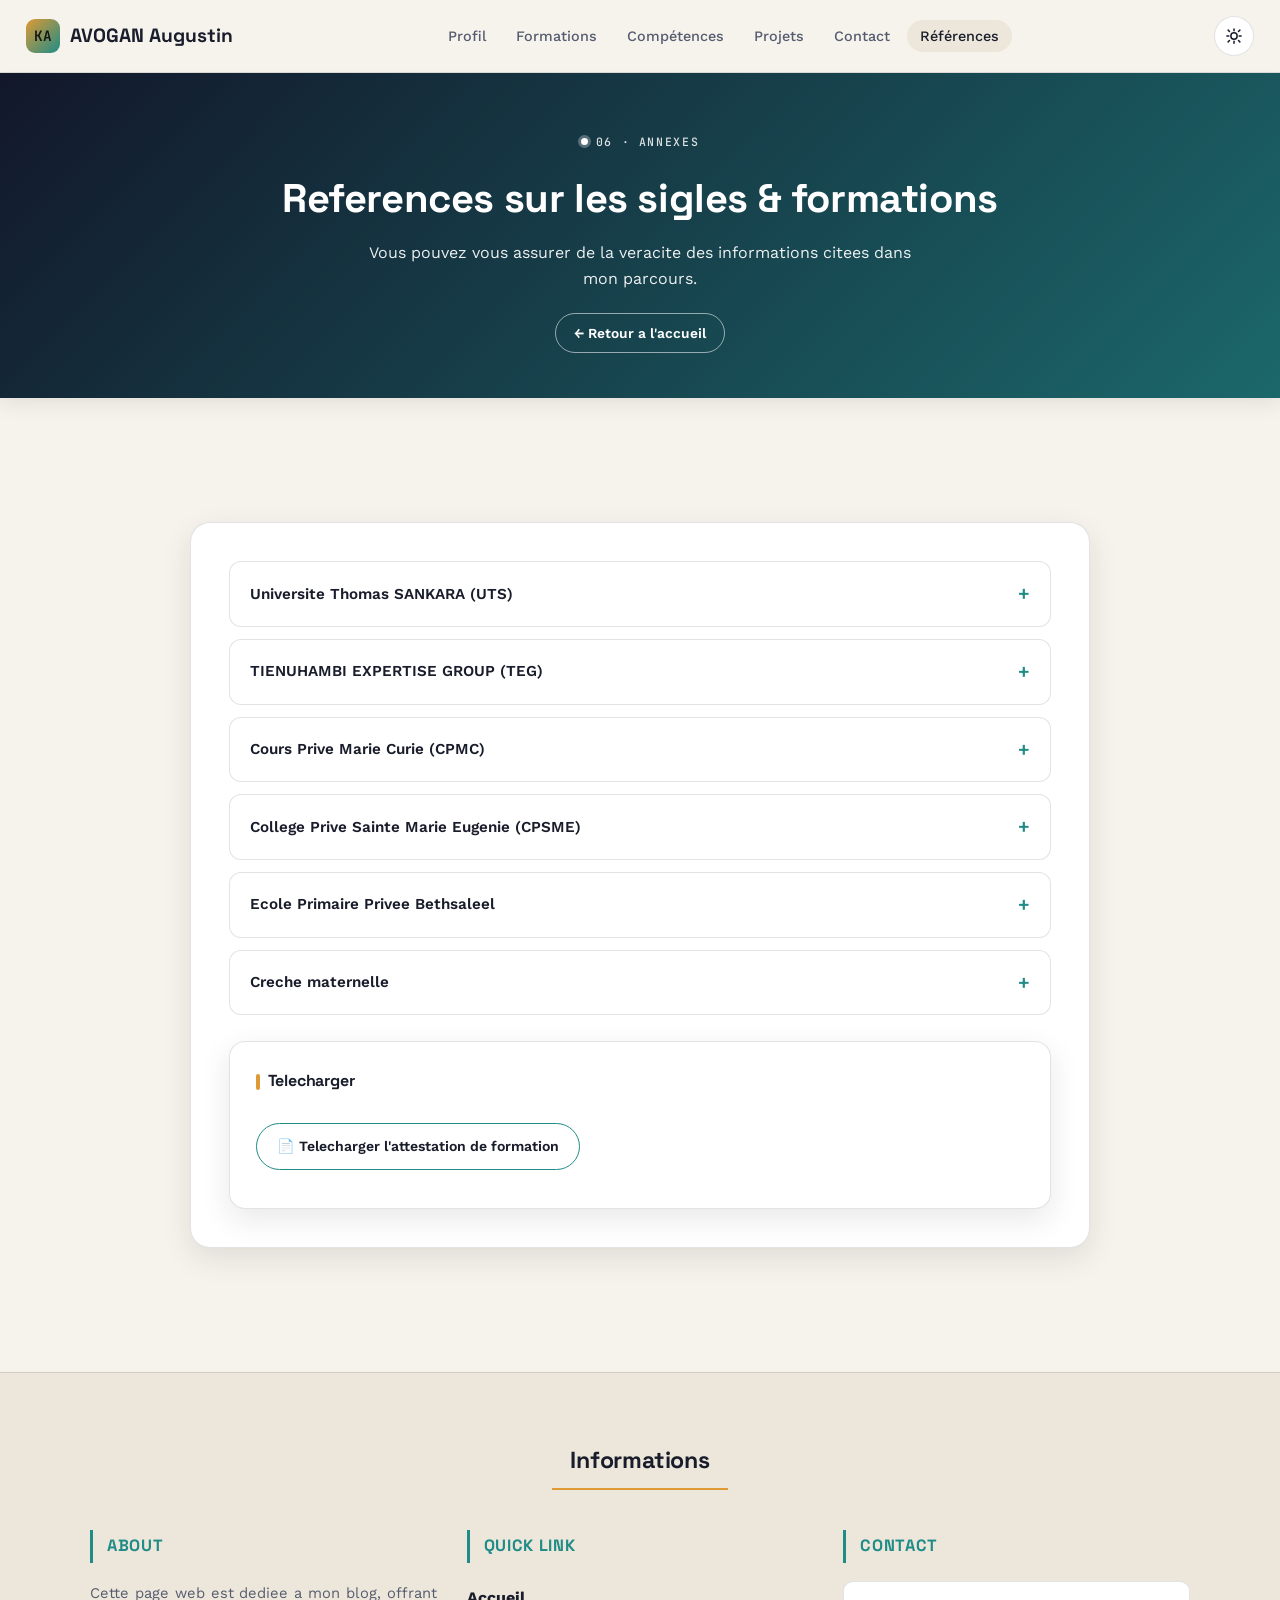
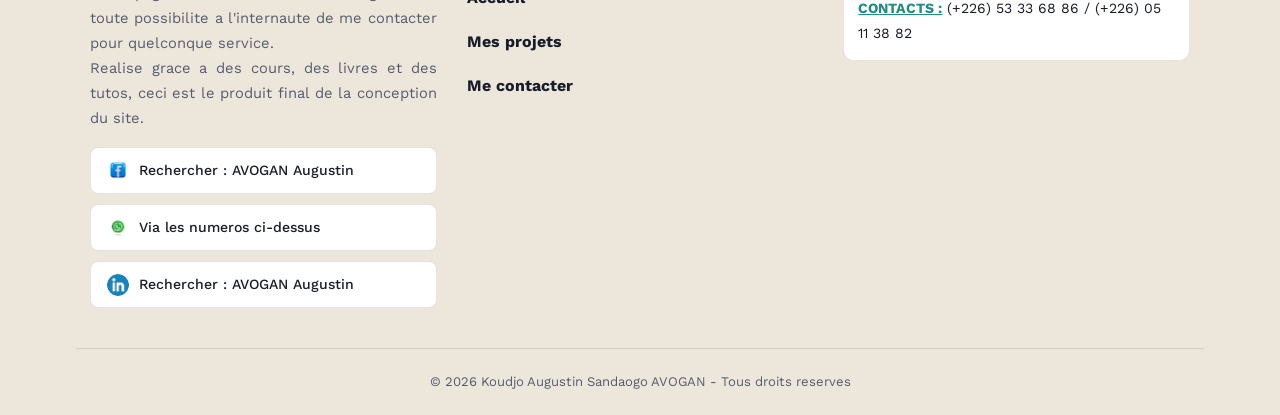
<file: references.html>
<!DOCTYPE html>
<html lang="fr">

<head>
    <meta charset="utf-8">
    <meta name="viewport" content="width=device-width, initial-scale=1.0">
    <meta name="description" content="References sur les sigles et etablissements de formation cites dans le parcours de Koudjo Augustin AVOGAN.">
    <link rel="stylesheet" href="site.css">
    <title>References — Koudjo Augustin AVOGAN</title>

    <script>
        (function () {
            var saved = localStorage.getItem('theme');
            var theme = saved || (window.matchMedia('(prefers-color-scheme: dark)').matches ? 'dark' : 'light');
            document.documentElement.setAttribute('data-theme', theme);
        })();
    </script>
</head>

<body>

    <header>
    <nav class="topnav">
        <a class="brand" href="index.html">
            <span class="brand-mark">KA</span>
            AVOGAN Augustin
        </a>

        <ul class="topnav-links">
                <li><a href="profil.html">Profil</a></li>
                <li><a href="formations.html">Formations</a></li>
                <li><a href="competences.html">Compétences</a></li>
                <li><a href="projets.html">Projets</a></li>
                <li><a href="contact.html">Contact</a></li>
                <li><a href="references.html" class="active">Références</a></li>
        </ul>

        <div class="nav-right">
            <button id="themeToggle" class="theme-toggle" type="button" aria-label="Basculer entre theme clair et sombre">
                <svg class="icon-sun" viewBox="0 0 24 24" stroke-width="2" stroke-linecap="round"><circle cx="12" cy="12" r="4.2"></circle><path d="M12 2.5v2.6M12 18.9v2.6M4.2 4.2l1.8 1.8M18 18l1.8 1.8M2.5 12h2.6M18.9 12h2.6M4.2 19.8l1.8-1.8M18 6l1.8-1.8"/></svg>
                    <svg class="icon-moon" viewBox="0 0 24 24" stroke-width="2" stroke-linecap="round" stroke-linejoin="round"><path d="M20 14.5A8.5 8.5 0 1 1 9.5 4a6.8 6.8 0 0 0 10.5 10.5z"/></svg>
            </button>

            <label class="burger">
                <input type="checkbox" id="menuCheckbox">
                <div class="toggle-btn">
                    <span class="top_line common"></span>
                    <span class="middle_line common"></span>
                    <span class="bottom_line common"></span>
                </div>
                <div class="slide">
                    <h1>Menu</h1>
                    <ul>
                            <li><a href="index.html">Accueil</a></li>
                            <li><a href="profil.html">Profil</a></li>
                            <li><a href="formations.html">Formations</a></li>
                            <li><a href="competences.html">Compétences</a></li>
                            <li><a href="projets.html">Projets</a></li>
                            <li><a href="contact.html">Contact</a></li>
                            <li><a href="references.html" class="active">Références</a></li>
                    </ul>
                </div>
            </label>
        </div>
    </nav>
        <div class="page-header">
            <span class="eyebrow">06 &middot; Annexes</span>
            <h1>References sur les sigles &amp; formations</h1>
            <p>Vous pouvez vous assurer de la veracite des informations citees dans mon parcours.</p>
            <a href="index.html" class="back-link">&larr; Retour a l'accueil</a>
        </div>

    </header>

    <section class="block reveal">
        <div class="container">
            <details class="accordion-item" id="uts">
                <summary>Universite Thomas SANKARA (UTS)</summary>
                <div class="accordion-body">
                    <p>
                        L'Universite Thomas SANKARA, ex-Universite Ouaga II, est un etablissement public de l'Etat
                        Burkinabe a caractere scientifique, culturel et technique (EPSCT). Elle a pour mission
                        fondamentale l'elaboration et la transmission de la connaissance pour la formation des
                        hommes et des femmes, afin de repondre aux besoins de la nation.
                    </p>
                    <figure>
                        <img src="images/tn_3_uts.jpg" alt="Logo de l'Universite Thomas SANKARA">
                        <figcaption><a href="https://www.uts.bf/" target="_blank">uts.bf &rarr;</a></figcaption>
                    </figure>
                </div>
            </details>

            <details class="accordion-item" id="teg">
                <summary>TIENUHAMBI EXPERTISE GROUP (TEG)</summary>
                <div class="accordion-body">
                    <p>
                        Entreprise partenaire en solutions innovantes, specialisee dans l'offre de solutions
                        completes en informatique, geomatique et analyse de donnees. Sa mission&nbsp;: accompagner
                        particuliers, associations et entreprises dans l'optimisation de leurs outils technologiques,
                        la gestion de leurs donnees et la mise en valeur de leurs projets.
                    </p>
                    <figure>
                        <img src="images/tn_TEG.jpg" alt="Logo de TEG">
                        <figcaption>
                            <a href="https://www.tienuhambri-expertise-group.com/" target="_blank">Services de TEG &rarr;</a>
                            <a href="https://tienuhambri-expertise-group.shop/" target="_blank">Portfolio TEG &rarr;</a>
                        </figcaption>
                    </figure>
                </div>
            </details>

            <details class="accordion-item" id="cpmc">
                <summary>Cours Prive Marie Curie (CPMC)</summary>
                <div class="accordion-body">
                    <p>Etablissement d'enseignement general, du primaire au lycee, situe au secteur 28 de Ouagadougou.</p>
                    <figure>
                        <img src="images/CPMC.jpg" alt="Logo de CPMC">
                        <figcaption><a href="https://www.facebook.com/CoursMarieCurie/" target="_blank">Page Facebook &rarr;</a></figcaption>
                    </figure>
                </div>
            </details>

            <details class="accordion-item" id="cpsme">
                <summary>College Prive Sainte Marie Eugenie (CPSME)</summary>
                <div class="accordion-body">
                    <p>Etablissement d'enseignement general, de la creche maternelle au lycee.</p>
                    <figure>
                        <img src="images/tn_CPSME.jpg" alt="Logo du CPSME">
                        <figcaption><a href="https://www.facebook.com/p/Complexe-Scolaire-Sainte-Marie-Eugenie-de-Ouagadougou-100054530316024/" target="_blank">Page Facebook &rarr;</a></figcaption>
                    </figure>
                </div>
            </details>

            <details class="accordion-item" id="eppb">
                <summary>Ecole Primaire Privee Bethsaleel</summary>
                <div class="accordion-body">
                    <p>Etablissement d'enseignement primaire, situe Avenue du Musee national, rue 28.71.
                        <a href="https://maps.app.goo.gl/NPZo9jZjkovYVRYM9?g_st=aw" target="_blank">Localisation &rarr;</a></p>
                </div>
            </details>

            <details class="accordion-item" id="cm">
                <summary>Creche maternelle</summary>
                <div class="accordion-body">
                    <p>Lieu de formation pour la petite enfance, situe pres de l'agence CNSS de Dassasgho,
                        a l'intersection des rues 28.78 et 28.48.
                        <a href="https://maps.app.goo.gl/oHn67sfazebJpfZAA?g_st=aw" target="_blank">Localisation &rarr;</a></p>
                </div>
            </details>

            <aside class="card" style="margin-top:26px;">
                <h3>Telecharger</h3>
                <a href="Documents/attesFormAA.pdf" title="Mon attestation de formation en Maintenance Informatique" id="attest">&#128196; Telecharger l'attestation de formation</a>
            </aside>
        </div>
    </section>

    <footer>
        <div class="wrap">
            <h2>Informations</h2>

            <div class="footer_info">
                <div class="footer_width about">
                    <h3>About</h3>
                    <p>
                        Cette page web est dediee a mon blog, offrant toute possibilite a l'internaute de me
                        contacter pour quelconque service.
                        <br>Realise grace a des cours, des livres et des tutos, ceci est le produit final de
                        la conception du site.
                    </p>

                    <div class="social-media">
                        <ul>
                            <li><a href="#"><img src="images/tn_facebook.jpg" alt="Logo Facebook">Rechercher : AVOGAN Augustin</a></li>
                            <li><a href="#"><img src="images/tn_whatsapp.jpg" alt="Logo WhatsApp">Via les numeros ci-dessus</a></li>
                            <li><a href="#"><img src="images/tn_linkedin.jpg" alt="Logo LinkedIn">Rechercher : AVOGAN Augustin</a></li>
                        </ul>
                    </div>
                </div>

                <div class="footer_width link">
                    <h3>Quick Link</h3>
                    <ul>
                        <li><a href="index.html"><b>Accueil</b></a></li>
                        <li><a href="projets.html"><b>Mes projets</b></a></li>
                        <li><a href="contact.html"><b>Me contacter</b></a></li>
                    </ul>
                </div>

                <div class="footer_width contact">
                    <h3>Contact</h3>
                    <ul>
                        <li><span><b><u>CONTACTS :</u></b> (+226) 53 33 68 86 / (+226) 05 11 38 82</span></li>
                    </ul>
                </div>
            </div>

            <div class="copy-right">
                <p>© 2026 Koudjo Augustin Sandaogo AVOGAN - Tous droits reserves</p>
            </div>
        </div>
    </footer>

    <script src="site.js"></script>
</body>
</html>
</file>
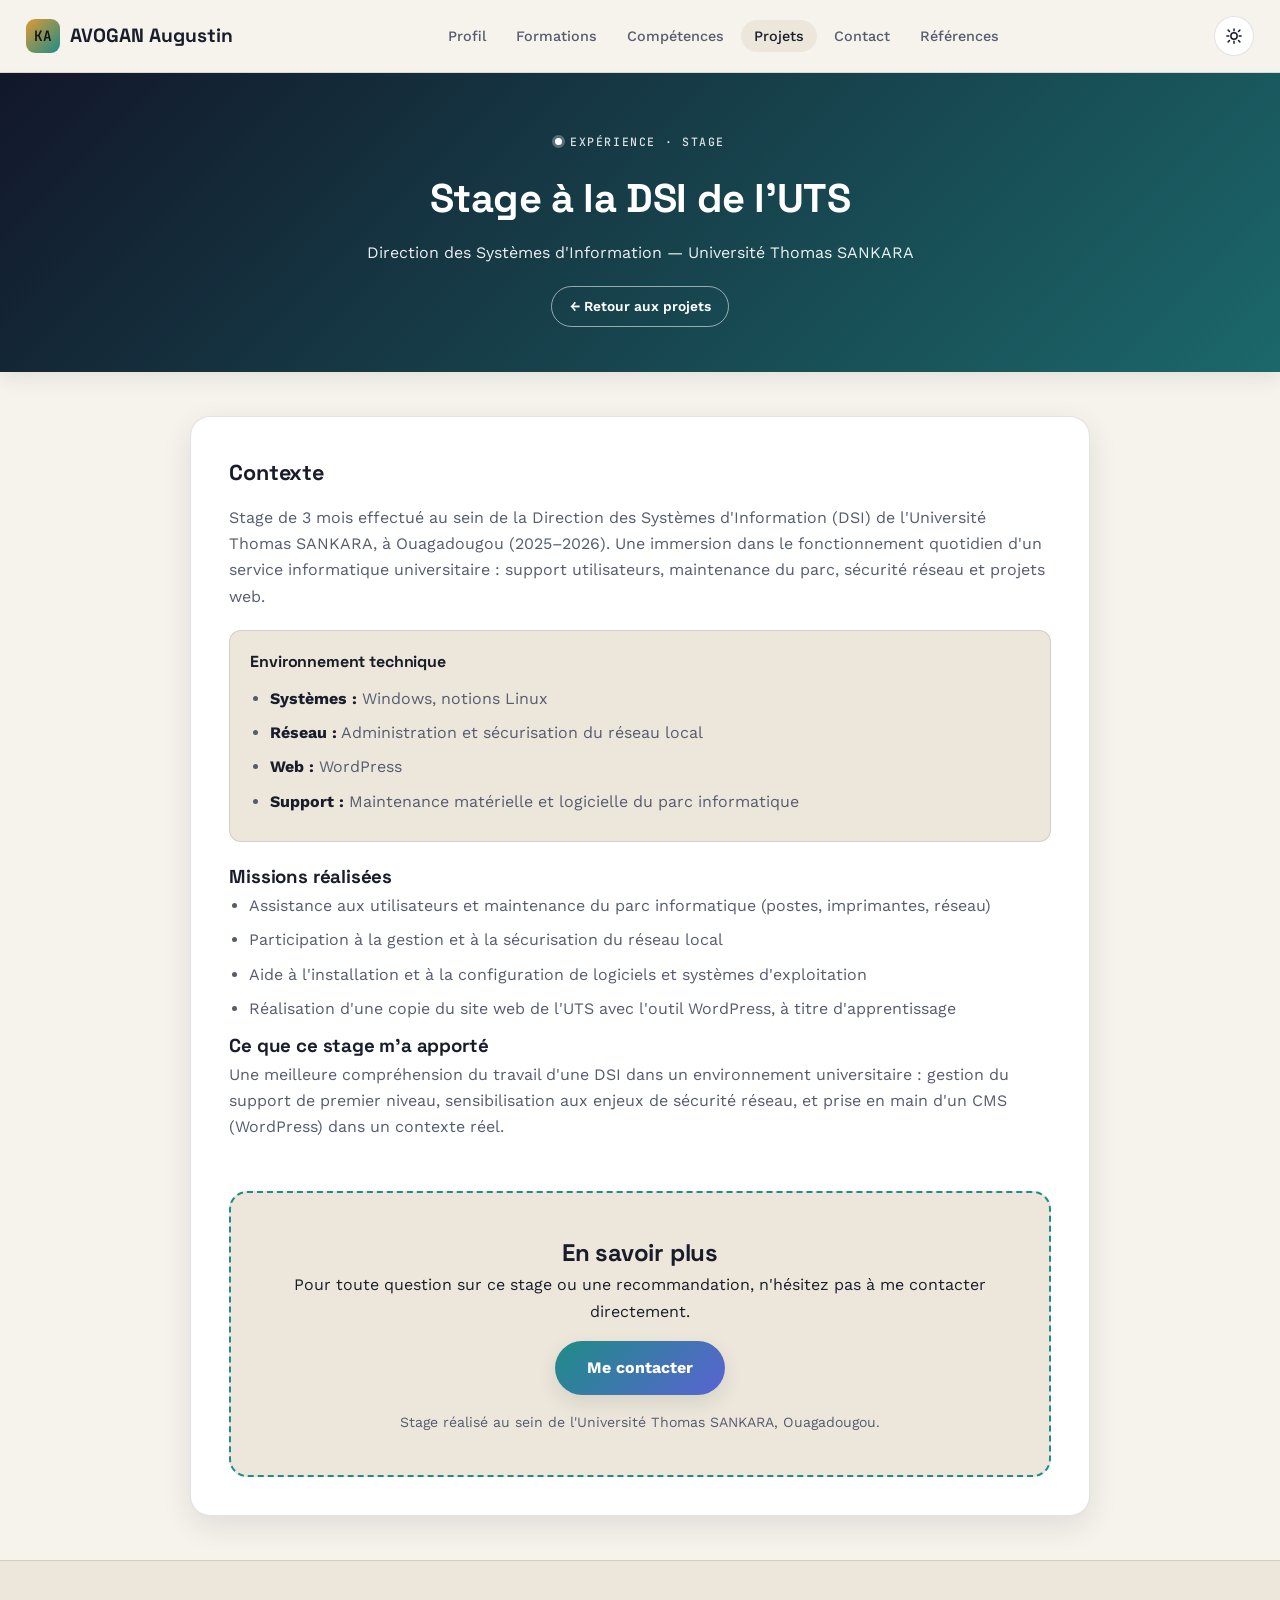
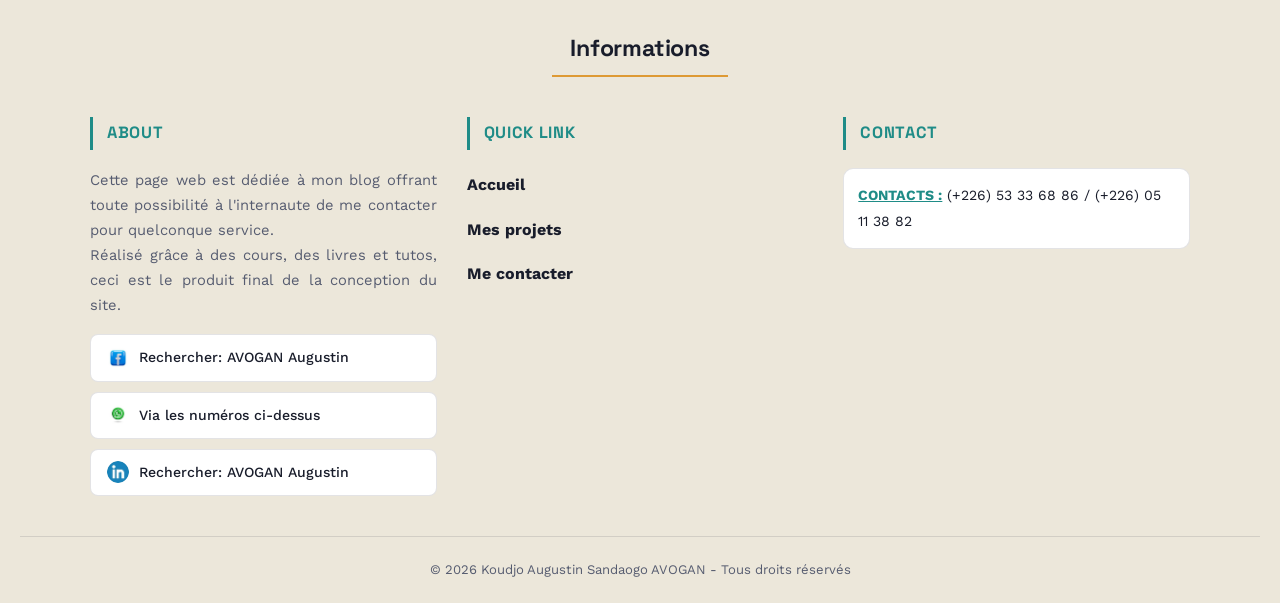
<file: stage-dsi.html>
<!DOCTYPE html>
<html lang="fr">
<head>
    <meta charset="UTF-8">
    <meta name="viewport" content="width=device-width, initial-scale=1.0">
    <link rel="stylesheet" href="site.css">
    <title>Stage DSI - UTS | Portfolio Augustin AVOGAN</title>

    <script>
        (function () {
            var saved = localStorage.getItem('theme');
            var theme = saved || (window.matchMedia('(prefers-color-scheme: dark)').matches ? 'dark' : 'light');
            document.documentElement.setAttribute('data-theme', theme);
        })();
    </script>
</head>
<body>
    <nav class="topnav">
        <a class="brand" href="index.html">
            <span class="brand-mark">KA</span>
            AVOGAN Augustin
        </a>

        <ul class="topnav-links">
            <li><a href="profil.html">Profil</a></li>
            <li><a href="formations.html">Formations</a></li>
            <li><a href="competences.html">Compétences</a></li>
            <li><a href="projets.html" class="active">Projets</a></li>
            <li><a href="contact.html">Contact</a></li>
            <li><a href="references.html">Références</a></li>
        </ul>

        <div class="nav-right">
            <button id="themeToggle" class="theme-toggle" type="button" aria-label="Basculer entre theme clair et sombre">
                <svg class="icon-sun" viewBox="0 0 24 24" stroke-width="2" stroke-linecap="round"><circle cx="12" cy="12" r="4.2"></circle><path d="M12 2.5v2.6M12 18.9v2.6M4.2 4.2l1.8 1.8M18 18l1.8 1.8M2.5 12h2.6M18.9 12h2.6M4.2 19.8l1.8-1.8M18 6l1.8-1.8"/></svg>
                <svg class="icon-moon" viewBox="0 0 24 24" stroke-width="2" stroke-linecap="round" stroke-linejoin="round"><path d="M20 14.5A8.5 8.5 0 1 1 9.5 4a6.8 6.8 0 0 0 10.5 10.5z"/></svg>
            </button>

            <label class="burger">
                <input type="checkbox" id="menuCheckbox">
                <div class="toggle-btn">
                    <span class="top_line common"></span>
                    <span class="middle_line common"></span>
                    <span class="bottom_line common"></span>
                </div>
                <div class="slide">
                    <h1>Menu</h1>
                    <ul>
                        <li><a href="index.html">Accueil</a></li>
                        <li><a href="profil.html">Profil</a></li>
                        <li><a href="formations.html">Formations</a></li>
                        <li><a href="competences.html">Compétences</a></li>
                        <li><a href="projets.html" class="active">Projets</a></li>
                        <li><a href="contact.html">Contact</a></li>
                        <li><a href="references.html">Références</a></li>
                    </ul>
                </div>
            </label>
        </div>
    </nav>

<header class="project-header">
        <span class="eyebrow">Expérience · Stage</span>
        <h1>Stage à la DSI de l'UTS</h1>
        <p>Direction des Systèmes d'Information — Université Thomas SANKARA</p>
        <a href="projets.html" class="back-link">← Retour aux projets</a>
    </header>

    <main class="container">
        <section class="details">
            <h2>Contexte</h2>
            <p>Stage de 3 mois effectué au sein de la Direction des Systèmes d'Information (DSI) de l'Université Thomas SANKARA, à Ouagadougou (2025–2026). Une immersion dans le fonctionnement quotidien d'un service informatique universitaire : support utilisateurs, maintenance du parc, sécurité réseau et projets web.</p>

            <div class="tech-stack">
                <h3>Environnement technique</h3>
                <ul>
                    <li><strong>Systèmes :</strong> Windows, notions Linux</li>
                    <li><strong>Réseau :</strong> Administration et sécurisation du réseau local</li>
                    <li><strong>Web :</strong> WordPress</li>
                    <li><strong>Support :</strong> Maintenance matérielle et logicielle du parc informatique</li>
                </ul>
            </div>

            <h3>Missions réalisées</h3>
            <ul>
                <li>Assistance aux utilisateurs et maintenance du parc informatique (postes, imprimantes, réseau)</li>
                <li>Participation à la gestion et à la sécurisation du réseau local</li>
                <li>Aide à l'installation et à la configuration de logiciels et systèmes d'exploitation</li>
                <li>Réalisation d'une copie du site web de l'UTS avec l'outil WordPress, à titre d'apprentissage</li>
            </ul>

            <h3>Ce que ce stage m'a apporté</h3>
            <p>Une meilleure compréhension du travail d'une DSI dans un environnement universitaire : gestion du support de premier niveau, sensibilisation aux enjeux de sécurité réseau, et prise en main d'un CMS (WordPress) dans un contexte réel.</p>
        </section>

        <section class="app-access">
            <div class="cta-box">
                <h2>En savoir plus</h2>
                <p>Pour toute question sur ce stage ou une recommandation, n'hésitez pas à me contacter directement.</p>
                <a href="contact.html" class="btn-primary">Me contacter</a>
                <p class="sub-text">Stage réalisé au sein de l'Université Thomas SANKARA, Ouagadougou.</p>
            </div>
        </section>
    </main>

    <footer>
        <h2>Informations</h2>
        <div class="footer_info">
            <div class="footer_width about">
                <h3>About</h3>
                <p>
                    Cette page web est dédiée à mon blog offrant toute possibilité à l'internaute de me contacter pour quelconque service.
                    <br> Réalisé grâce à des cours, des livres et tutos, ceci est le produit final de la conception du site.
                </p>

                <div class="social-media">
                    <ul>
                        <li><a href="#"><img src="images/tn_facebook.jpg" alt="Logo Facebook"> Rechercher: AVOGAN Augustin</a></li>
                        <li><a href="#"><img src="images/tn_whatsapp.jpg" alt="Logo WhatsApp"> Via les numéros ci-dessus</a></li>
                        <li><a href="#"><img src="images/tn_linkedin.jpg" alt="Logo LinkedIn"> Rechercher: AVOGAN Augustin</a></li>
                    </ul>
                </div>
            </div>

            <div class="footer_width link">
                <h3>Quick Link</h3>
                <ul>
                    <li><a href="index.html"><b>Accueil</b></a></li>
                    <li><a href="projets.html"><b>Mes projets</b></a></li>
                    <li><a href="contact.html"><b>Me contacter</b></a></li>
                </ul>
            </div>

            <div class="footer_width contact">
                <h3>Contact</h3>
                <ul>
                    <li>
                        <span>
                            <b><u>CONTACTS :</u></b> (+226) 53 33 68 86 / (+226) 05 11 38 82
                        </span>
                    </li>
                </ul>
            </div>
        </div>

        <div class="copy-right">
            <p>© 2026 Koudjo Augustin Sandaogo AVOGAN - Tous droits réservés</p>
        </div>
    </footer>

    <script src="site.js"></script>
</body>
</html>
</file>
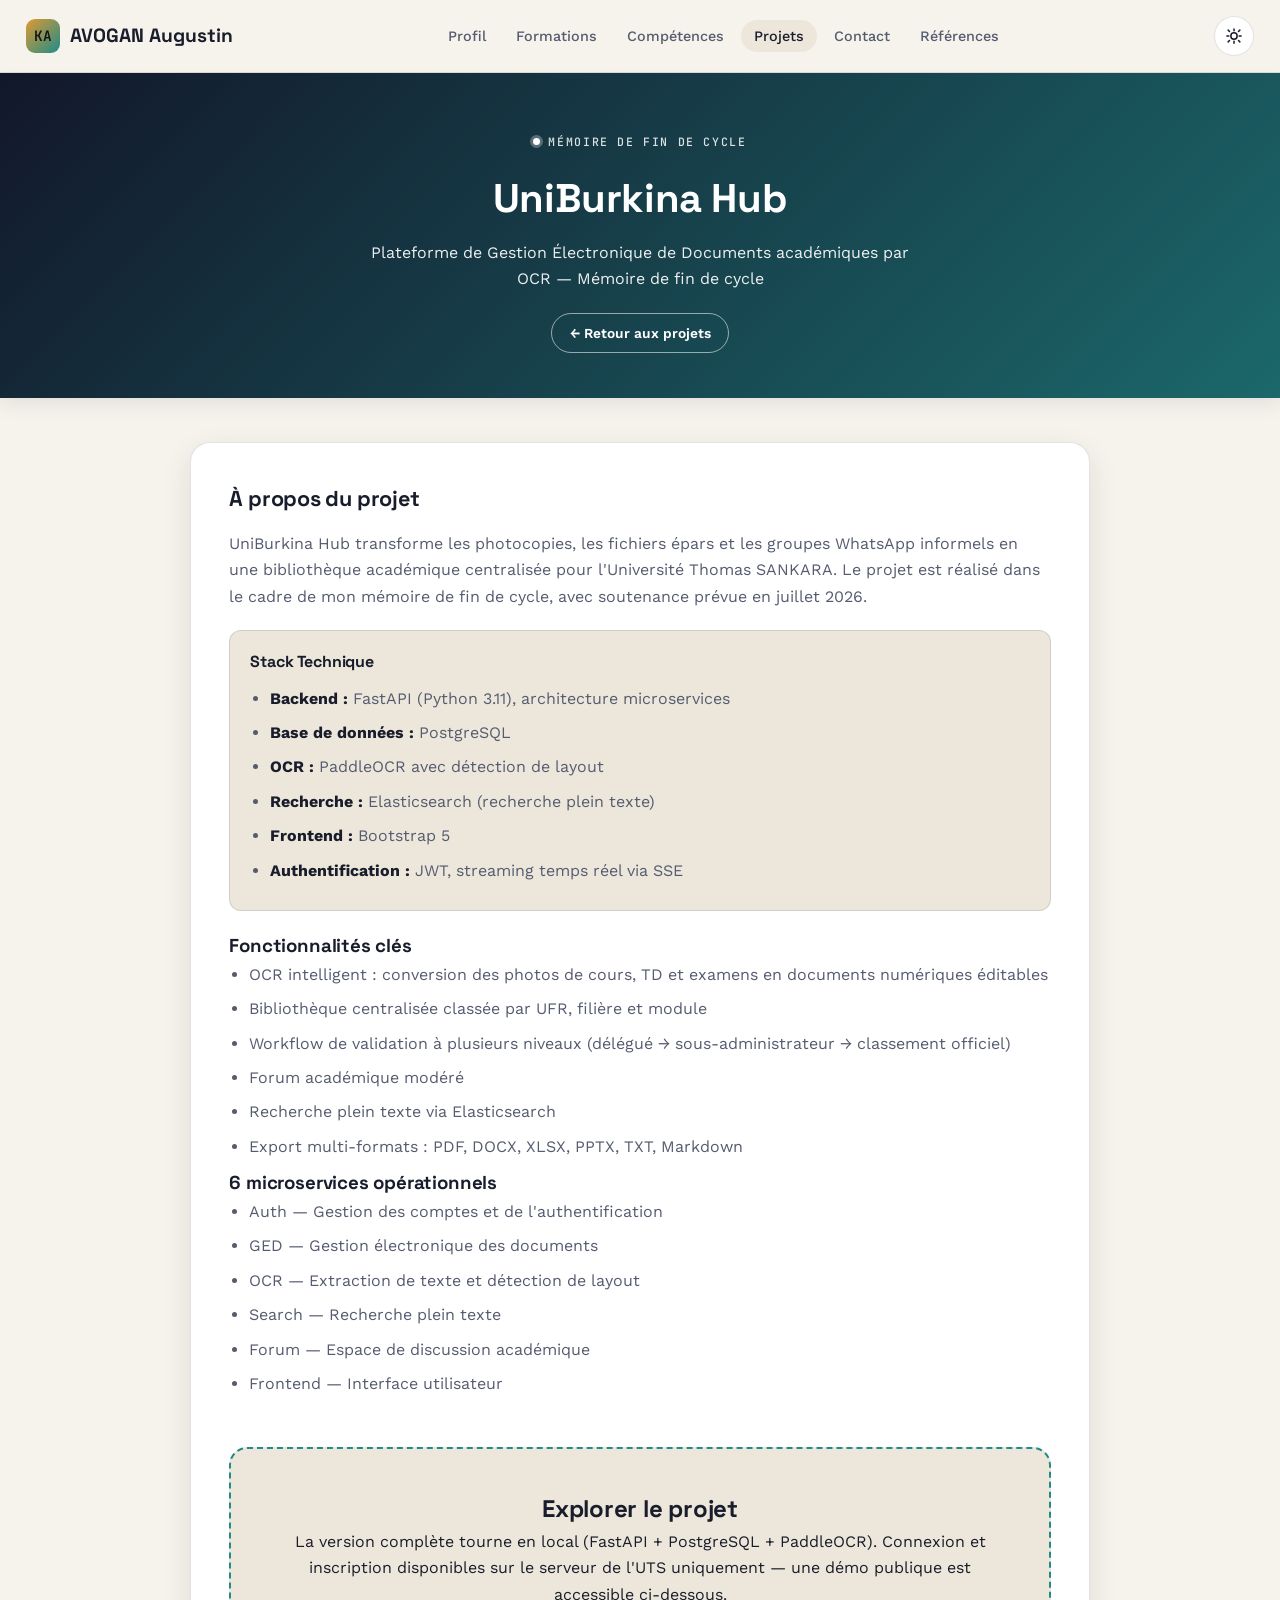
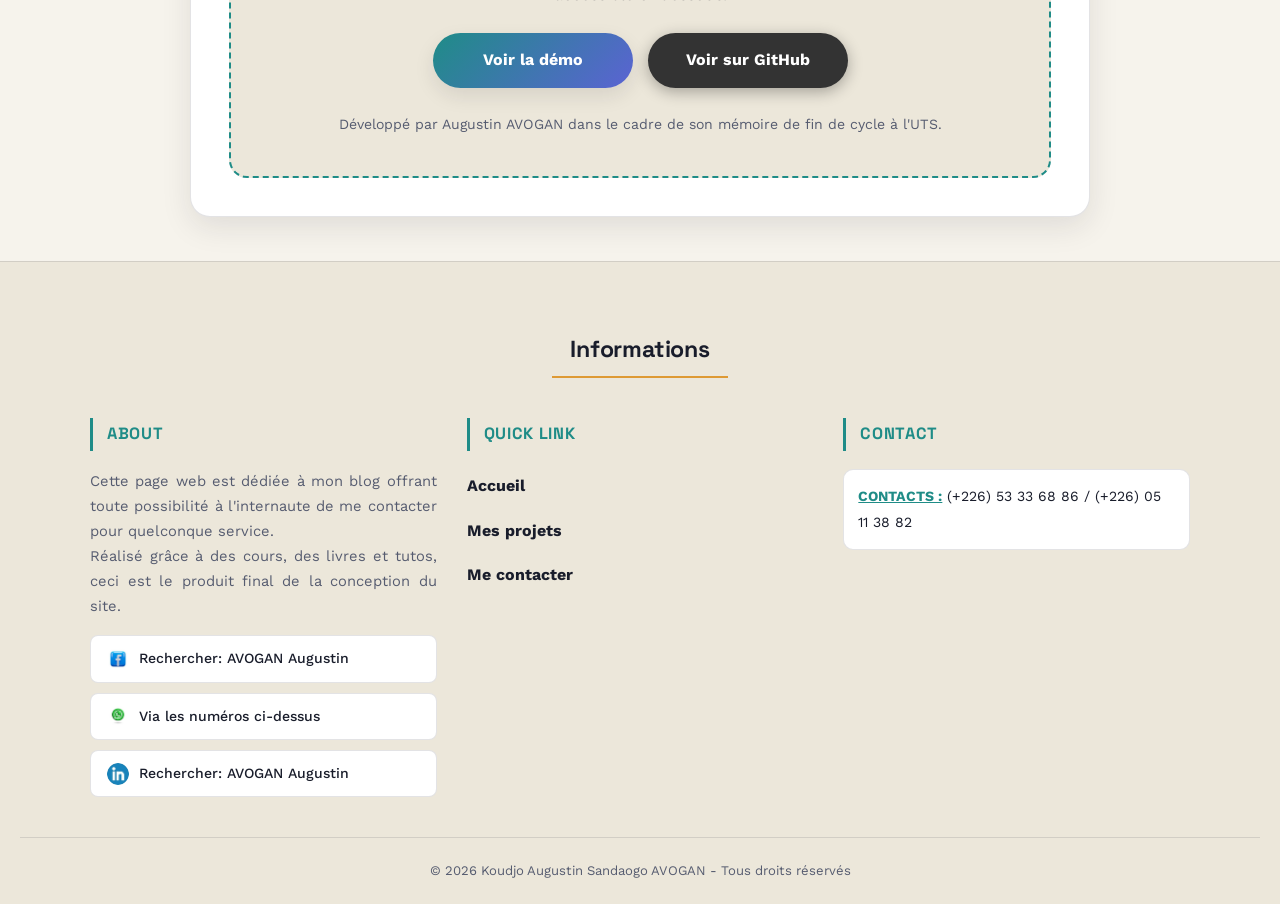
<file: unibukina-hub.html>
<!DOCTYPE html>
<html lang="fr">
<head>
    <meta charset="UTF-8">
    <meta name="viewport" content="width=device-width, initial-scale=1.0">
    <link rel="stylesheet" href="site.css">
    <title>UniBurkina Hub | Portfolio Augustin AVOGAN</title>

    <script>
        (function () {
            var saved = localStorage.getItem('theme');
            var theme = saved || (window.matchMedia('(prefers-color-scheme: dark)').matches ? 'dark' : 'light');
            document.documentElement.setAttribute('data-theme', theme);
        })();
    </script>
</head>
<body>
    <nav class="topnav">
        <a class="brand" href="index.html">
            <span class="brand-mark">KA</span>
            AVOGAN Augustin
        </a>

        <ul class="topnav-links">
            <li><a href="profil.html">Profil</a></li>
            <li><a href="formations.html">Formations</a></li>
            <li><a href="competences.html">Compétences</a></li>
            <li><a href="projets.html" class="active">Projets</a></li>
            <li><a href="contact.html">Contact</a></li>
            <li><a href="references.html">Références</a></li>
        </ul>

        <div class="nav-right">
            <button id="themeToggle" class="theme-toggle" type="button" aria-label="Basculer entre theme clair et sombre">
                <svg class="icon-sun" viewBox="0 0 24 24" stroke-width="2" stroke-linecap="round"><circle cx="12" cy="12" r="4.2"></circle><path d="M12 2.5v2.6M12 18.9v2.6M4.2 4.2l1.8 1.8M18 18l1.8 1.8M2.5 12h2.6M18.9 12h2.6M4.2 19.8l1.8-1.8M18 6l1.8-1.8"/></svg>
                <svg class="icon-moon" viewBox="0 0 24 24" stroke-width="2" stroke-linecap="round" stroke-linejoin="round"><path d="M20 14.5A8.5 8.5 0 1 1 9.5 4a6.8 6.8 0 0 0 10.5 10.5z"/></svg>
            </button>

            <label class="burger">
                <input type="checkbox" id="menuCheckbox">
                <div class="toggle-btn">
                    <span class="top_line common"></span>
                    <span class="middle_line common"></span>
                    <span class="bottom_line common"></span>
                </div>
                <div class="slide">
                    <h1>Menu</h1>
                    <ul>
                        <li><a href="index.html">Accueil</a></li>
                        <li><a href="profil.html">Profil</a></li>
                        <li><a href="formations.html">Formations</a></li>
                        <li><a href="competences.html">Compétences</a></li>
                        <li><a href="projets.html" class="active">Projets</a></li>
                        <li><a href="contact.html">Contact</a></li>
                        <li><a href="references.html">Références</a></li>
                    </ul>
                </div>
            </label>
        </div>
    </nav>

<header class="project-header">
        <span class="eyebrow">Mémoire de fin de cycle</span>
        <h1>UniBurkina Hub</h1>
        <p>Plateforme de Gestion Électronique de Documents académiques par OCR — Mémoire de fin de cycle</p>
        <a href="projets.html" class="back-link">← Retour aux projets</a>
    </header>

    <main class="container">
        <section class="details">
            <h2>À propos du projet</h2>
            <p>UniBurkina Hub transforme les photocopies, les fichiers épars et les groupes WhatsApp informels en une bibliothèque académique centralisée pour l'Université Thomas SANKARA. Le projet est réalisé dans le cadre de mon mémoire de fin de cycle, avec soutenance prévue en juillet 2026.</p>

            <div class="tech-stack">
                <h3>Stack Technique</h3>
                <ul>
                    <li><strong>Backend :</strong> FastAPI (Python 3.11), architecture microservices</li>
                    <li><strong>Base de données :</strong> PostgreSQL</li>
                    <li><strong>OCR :</strong> PaddleOCR avec détection de layout</li>
                    <li><strong>Recherche :</strong> Elasticsearch (recherche plein texte)</li>
                    <li><strong>Frontend :</strong> Bootstrap 5</li>
                    <li><strong>Authentification :</strong> JWT, streaming temps réel via SSE</li>
                </ul>
            </div>

            <h3>Fonctionnalités clés</h3>
            <ul>
                <li>OCR intelligent : conversion des photos de cours, TD et examens en documents numériques éditables</li>
                <li>Bibliothèque centralisée classée par UFR, filière et module</li>
                <li>Workflow de validation à plusieurs niveaux (délégué → sous-administrateur → classement officiel)</li>
                <li>Forum académique modéré</li>
                <li>Recherche plein texte via Elasticsearch</li>
                <li>Export multi-formats : PDF, DOCX, XLSX, PPTX, TXT, Markdown</li>
            </ul>

            <h3>6 microservices opérationnels</h3>
            <ul>
                <li>Auth — Gestion des comptes et de l'authentification</li>
                <li>GED — Gestion électronique des documents</li>
                <li>OCR — Extraction de texte et détection de layout</li>
                <li>Search — Recherche plein texte</li>
                <li>Forum — Espace de discussion académique</li>
                <li>Frontend — Interface utilisateur</li>
            </ul>
        </section>

        <section class="app-access">
            <div class="cta-box">
                <h2>Explorer le projet</h2>
                <p>La version complète tourne en local (FastAPI + PostgreSQL + PaddleOCR). Connexion et inscription disponibles sur le serveur de l'UTS uniquement — une démo publique est accessible ci-dessous.</p>

                <div style="display: flex; flex-wrap: wrap; gap: 15px; justify-content: center; margin-top: 25px;">
                    <a href="https://avoganaugustin5-ux.github.io/uni-burkina-hub-core/" target="_blank" class="btn-primary" style="margin: 0; min-width: 200px;">Voir la démo</a>
                    <a href="https://github.com/avoganaugustin5-ux/uni-burkina-hub-core" target="_blank" class="btn-primary" style="margin: 0; min-width: 200px; background: #333; box-shadow: 0 4px 15px rgba(0, 0, 0, 0.3);">Voir sur GitHub</a>
                </div>

                <p class="sub-text" style="margin-top: 25px;">Développé par Augustin AVOGAN dans le cadre de son mémoire de fin de cycle à l'UTS.</p>
            </div>
        </section>
    </main>

    <footer>
        <h2>Informations</h2>
        <div class="footer_info">
            <div class="footer_width about">
                <h3>About</h3>
                <p>
                    Cette page web est dédiée à mon blog offrant toute possibilité à l'internaute de me contacter pour quelconque service.
                    <br> Réalisé grâce à des cours, des livres et tutos, ceci est le produit final de la conception du site.
                </p>

                <div class="social-media">
                    <ul>
                        <li><a href="#"><img src="images/tn_facebook.jpg" alt="Logo Facebook"> Rechercher: AVOGAN Augustin</a></li>
                        <li><a href="#"><img src="images/tn_whatsapp.jpg" alt="Logo WhatsApp"> Via les numéros ci-dessus</a></li>
                        <li><a href="#"><img src="images/tn_linkedin.jpg" alt="Logo LinkedIn"> Rechercher: AVOGAN Augustin</a></li>
                    </ul>
                </div>
            </div>

            <div class="footer_width link">
                <h3>Quick Link</h3>
                <ul>
                    <li><a href="index.html"><b>Accueil</b></a></li>
                    <li><a href="projets.html"><b>Mes projets</b></a></li>
                    <li><a href="contact.html"><b>Me contacter</b></a></li>
                </ul>
            </div>

            <div class="footer_width contact">
                <h3>Contact</h3>
                <ul>
                    <li>
                        <span>
                            <b><u>CONTACTS :</u></b> (+226) 53 33 68 86 / (+226) 05 11 38 82
                        </span>
                    </li>
                </ul>
            </div>
        </div>

        <div class="copy-right">
            <p>© 2026 Koudjo Augustin Sandaogo AVOGAN - Tous droits réservés</p>
        </div>
    </footer>

    <script src="site.js"></script>
</body>
</html>
</file>
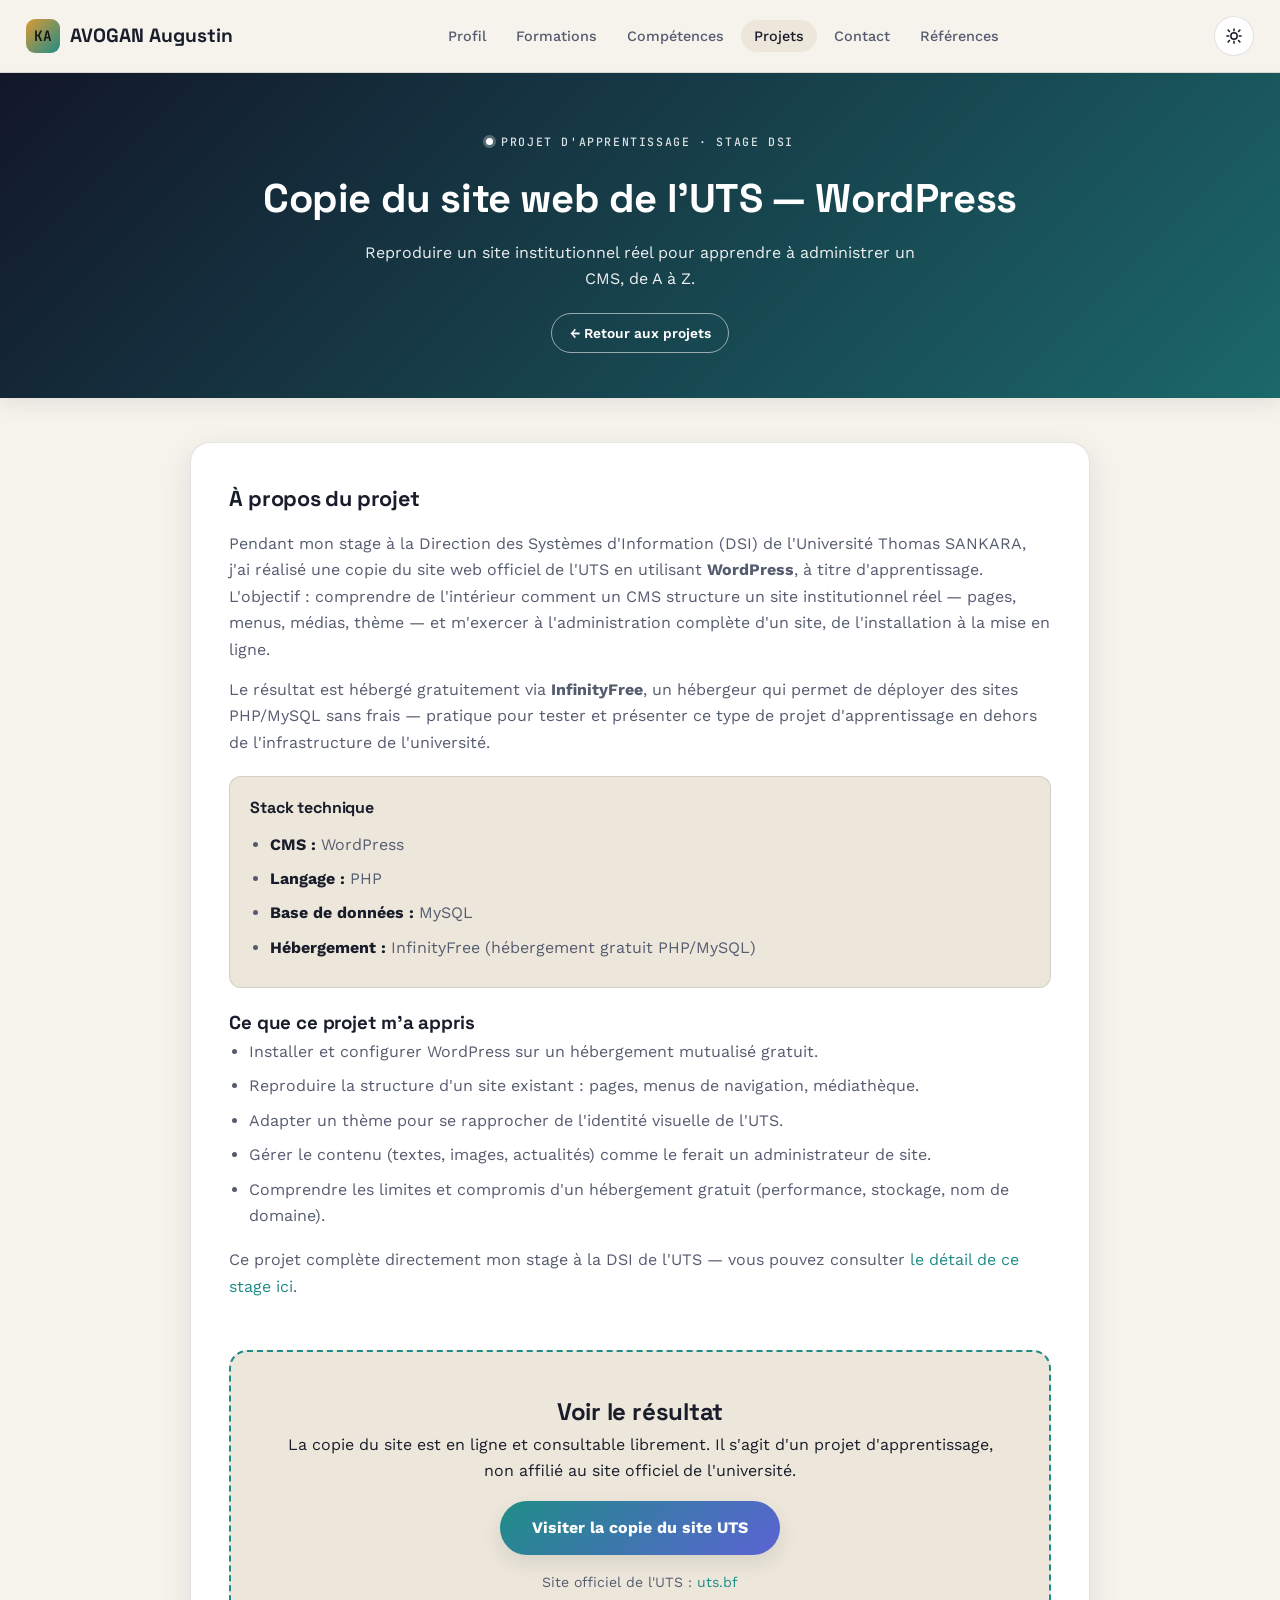
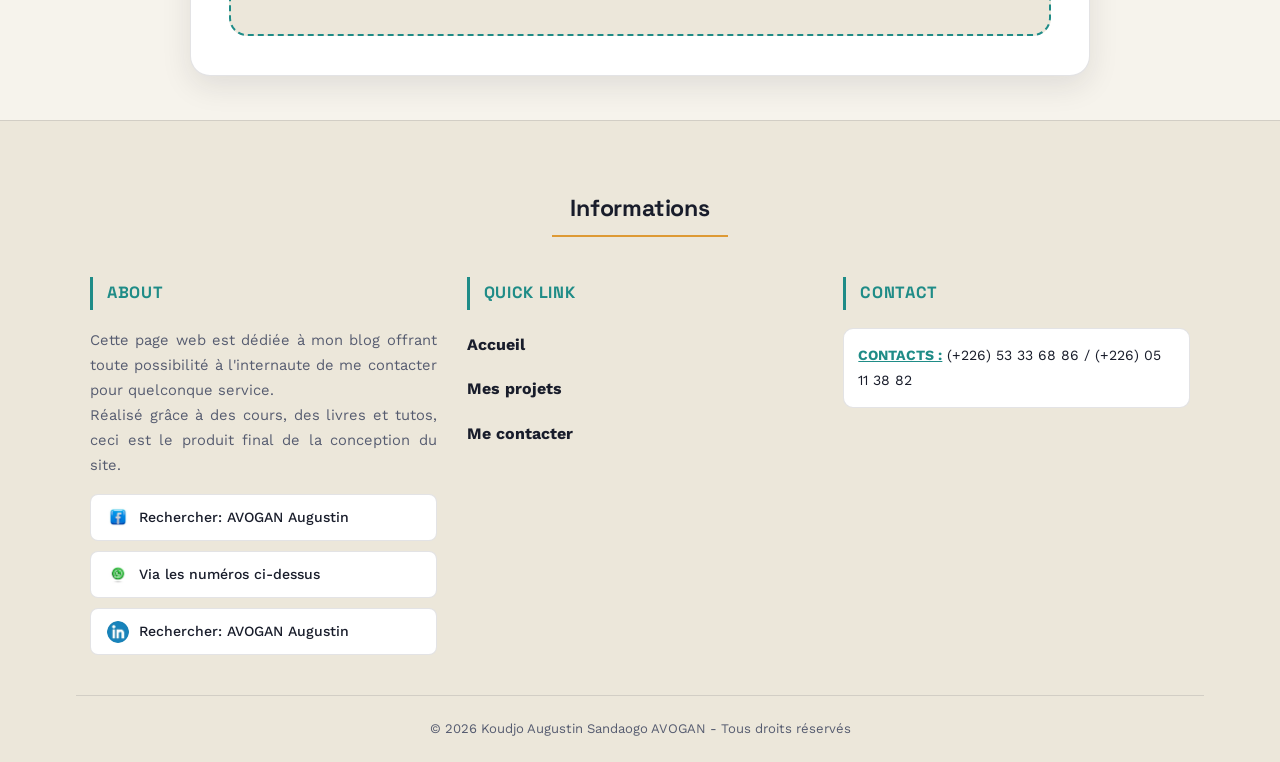
<file: wordpress-uts.html>
<!DOCTYPE html>
<html lang="fr">
<head>
    <meta charset="UTF-8">
    <meta name="viewport" content="width=device-width, initial-scale=1.0">
    <meta name="description" content="Copie d'apprentissage du site web de l'Université Thomas SANKARA réalisée sous WordPress par Augustin AVOGAN.">
    <link rel="stylesheet" href="site.css">
    <title>Copie du site UTS (WordPress) | Portfolio Augustin AVOGAN</title>

    <script>
        (function () {
            var saved = localStorage.getItem('theme');
            var theme = saved || (window.matchMedia('(prefers-color-scheme: dark)').matches ? 'dark' : 'light');
            document.documentElement.setAttribute('data-theme', theme);
        })();
    </script>
</head>

<body>
    <nav class="topnav">
        <a class="brand" href="index.html">
            <span class="brand-mark">KA</span>
            AVOGAN Augustin
        </a>

        <ul class="topnav-links">
            <li><a href="profil.html">Profil</a></li>
            <li><a href="formations.html">Formations</a></li>
            <li><a href="competences.html">Compétences</a></li>
            <li><a href="projets.html" class="active">Projets</a></li>
            <li><a href="contact.html">Contact</a></li>
            <li><a href="references.html">Références</a></li>
        </ul>

        <div class="nav-right">
            <button id="themeToggle" class="theme-toggle" type="button" aria-label="Basculer entre thème clair et sombre">
                <svg class="icon-sun" viewBox="0 0 24 24" stroke-width="2" stroke-linecap="round"><circle cx="12" cy="12" r="4.2"></circle><path d="M12 2.5v2.6M12 18.9v2.6M4.2 4.2l1.8 1.8M18 18l1.8 1.8M2.5 12h2.6M18.9 12h2.6M4.2 19.8l1.8-1.8M18 6l1.8-1.8"/></svg>
                <svg class="icon-moon" viewBox="0 0 24 24" stroke-width="2" stroke-linecap="round" stroke-linejoin="round"><path d="M20 14.5A8.5 8.5 0 1 1 9.5 4a6.8 6.8 0 0 0 10.5 10.5z"/></svg>
            </button>

            <label class="burger">
                <input type="checkbox" id="menuCheckbox">
                <div class="toggle-btn">
                    <span class="top_line common"></span>
                    <span class="middle_line common"></span>
                    <span class="bottom_line common"></span>
                </div>
                <div class="slide">
                    <h1>Menu</h1>
                    <ul>
                        <li><a href="index.html">Accueil</a></li>
                        <li><a href="profil.html">Profil</a></li>
                        <li><a href="formations.html">Formations</a></li>
                        <li><a href="competences.html">Compétences</a></li>
                        <li><a href="projets.html" class="active">Projets</a></li>
                        <li><a href="contact.html">Contact</a></li>
                        <li><a href="references.html">Références</a></li>
                    </ul>
                </div>
            </label>
        </div>
    </nav>

    <header class="page-header">
        <span class="eyebrow">Projet d'apprentissage · Stage DSI</span>
        <h1>Copie du site web de l'UTS — WordPress</h1>
        <p>Reproduire un site institutionnel réel pour apprendre à administrer un CMS, de A à Z.</p>
        <a href="projets.html" class="back-link">← Retour aux projets</a>
    </header>

    <main class="container" style="max-width:900px;">
        <section class="details">
            <h2>À propos du projet</h2>
            <p>
                Pendant mon stage à la Direction des Systèmes d'Information (DSI) de l'Université Thomas SANKARA,
                j'ai réalisé une copie du site web officiel de l'UTS en utilisant <strong>WordPress</strong>, à titre
                d'apprentissage. L'objectif&nbsp;: comprendre de l'intérieur comment un CMS structure un site
                institutionnel réel — pages, menus, médias, thème — et m'exercer à l'administration complète
                d'un site, de l'installation à la mise en ligne.
            </p>
            <p>
                Le résultat est hébergé gratuitement via <strong>InfinityFree</strong>, un hébergeur qui permet de
                déployer des sites PHP/MySQL sans frais — pratique pour tester et présenter ce type de projet
                d'apprentissage en dehors de l'infrastructure de l'université.
            </p>

            <div class="tech-stack">
                <h3>Stack technique</h3>
                <ul>
                    <li><strong>CMS :</strong> WordPress</li>
                    <li><strong>Langage :</strong> PHP</li>
                    <li><strong>Base de données :</strong> MySQL</li>
                    <li><strong>Hébergement :</strong> InfinityFree (hébergement gratuit PHP/MySQL)</li>
                </ul>
            </div>

            <h3>Ce que ce projet m'a appris</h3>
            <ul>
                <li>Installer et configurer WordPress sur un hébergement mutualisé gratuit.</li>
                <li>Reproduire la structure d'un site existant : pages, menus de navigation, médiathèque.</li>
                <li>Adapter un thème pour se rapprocher de l'identité visuelle de l'UTS.</li>
                <li>Gérer le contenu (textes, images, actualités) comme le ferait un administrateur de site.</li>
                <li>Comprendre les limites et compromis d'un hébergement gratuit (performance, stockage, nom de domaine).</li>
            </ul>

            <p style="margin-top:18px;">
                Ce projet complète directement mon stage à la DSI de l'UTS — vous pouvez consulter
                <a href="stage-dsi.html">le détail de ce stage ici</a>.
            </p>
        </section>

        <section class="app-access">
            <div class="cta-box">
                <h2>Voir le résultat</h2>
                <p>La copie du site est en ligne et consultable librement. Il s'agit d'un projet d'apprentissage,
                    non affilié au site officiel de l'université.</p>
                <a href="https://uts.infinityfreeapp.com" target="_blank" rel="noopener" class="btn-primary">Visiter la copie du site UTS</a>
                <p class="sub-text">Site officiel de l'UTS : <a href="https://www.uts.bf/" target="_blank" rel="noopener">uts.bf</a></p>
            </div>
        </section>
    </main>

    <footer>
        <div class="wrap">
            <h2>Informations</h2>
            <div class="footer_info">
                <div class="footer_width about">
                    <h3>About</h3>
                    <p>
                        Cette page web est dédiée à mon blog offrant toute possibilité à l'internaute de me contacter pour quelconque service.
                        <br> Réalisé grâce à des cours, des livres et tutos, ceci est le produit final de la conception du site.
                    </p>
                    <div class="social-media">
                        <ul>
                            <li><a href="#"><img src="images/tn_facebook.jpg" alt="Logo Facebook"> Rechercher: AVOGAN Augustin</a></li>
                            <li><a href="#"><img src="images/tn_whatsapp.jpg" alt="Logo WhatsApp"> Via les numéros ci-dessus</a></li>
                            <li><a href="#"><img src="images/tn_linkedin.jpg" alt="Logo LinkedIn"> Rechercher: AVOGAN Augustin</a></li>
                        </ul>
                    </div>
                </div>

                <div class="footer_width link">
                    <h3>Quick Link</h3>
                    <ul>
                        <li><a href="index.html"><b>Accueil</b></a></li>
                        <li><a href="projets.html"><b>Mes projets</b></a></li>
                        <li><a href="contact.html"><b>Me contacter</b></a></li>
                    </ul>
                </div>

                <div class="footer_width contact">
                    <h3>Contact</h3>
                    <ul>
                        <li><span><b><u>CONTACTS :</u></b> (+226) 53 33 68 86 / (+226) 05 11 38 82</span></li>
                    </ul>
                </div>
            </div>
            <div class="copy-right">
                <p>© 2026 Koudjo Augustin Sandaogo AVOGAN - Tous droits réservés</p>
            </div>
        </div>
    </footer>

    <script src="site.js"></script>
</body>
</html>
</file>
<file: site.css>
/* =========================================================
   AVOGAN Koudjo Augustin — Portfolio (site multi-pages)
   Design : réseau de nœuds / signal — cohérent avec le profil
   Systèmes d'Information & Réseaux du propriétaire du site.
========================================================= */

@import url('https://fonts.googleapis.com/css2?family=Space+Grotesk:wght@500;600;700&family=Work+Sans:wght@400;500;600;700&family=JetBrains+Mono:wght@400;500&display=swap');

* { margin: 0; padding: 0; box-sizing: border-box; }

html { scroll-behavior: smooth; }

body {
    overflow-x: hidden;
    font-family: 'Work Sans', 'Segoe UI', sans-serif;
    background: var(--bg);
    color: var(--text);
    line-height: 1.65;
    transition: background 0.4s ease, color 0.4s ease;
}

/* =========================
   TOKENS — thème clair (défaut) et sombre
========================= */

:root {
    --bg: #F6F3EC;
    --bg-soft: #ECE7DA;
    --surface: #FFFFFF;
    --surface-2: #FBF9F4;
    --text: #191D2B;
    --text-soft: #565C70;
    --border: rgba(25, 29, 43, 0.12);
    --shadow: rgba(25, 29, 43, 0.10);

    --accent: #DE9A34;
    --accent-ink: #8A5A14;
    --accent-2: #1F8C87;
    --accent-2-ink: #0E5652;
    --accent-3: #5B63D3;

    --font-display: 'Space Grotesk', 'Segoe UI', sans-serif;
    --font-body: 'Work Sans', 'Segoe UI', sans-serif;
    --font-mono: 'JetBrains Mono', 'Consolas', monospace;

    --radius: 16px;
    --radius-sm: 10px;
}

[data-theme="dark"] {
    --bg: #0E1220;
    --bg-soft: #151B2C;
    --surface: #1A2135;
    --surface-2: #1F2740;
    --text: #ECE9E0;
    --text-soft: #A7ADC2;
    --border: rgba(236, 233, 224, 0.10);
    --shadow: rgba(0, 0, 0, 0.35);

    --accent: #F0AE4F;
    --accent-ink: #FFDBA0;
    --accent-2: #35B8B1;
    --accent-2-ink: #8CE3DD;
    --accent-3: #8790F5;
}

a { color: var(--accent-2); text-decoration: none; transition: color 0.25s ease; }
a:hover { color: var(--accent); }
::selection { background: var(--accent); color: #171313; }

h1, h2, h3, h4 { font-family: var(--font-display); letter-spacing: -0.01em; }

.wrap { max-width: 1180px; margin: 0 auto; padding: 0 26px; }

.eyebrow {
    font-family: var(--font-mono);
    text-transform: uppercase;
    letter-spacing: 0.14em;
    font-size: 0.72rem;
    color: var(--accent-2);
    font-weight: 500;
    display: inline-flex;
    align-items: center;
    gap: 8px;
}

.eyebrow::before {
    content: "";
    width: 7px; height: 7px;
    border-radius: 50%;
    background: var(--accent);
    display: inline-block;
    box-shadow: 0 0 0 3px color-mix(in srgb, var(--accent) 25%, transparent);
}

/* =========================
   NAVIGATION (toutes pages)
========================= */

.topnav {
    position: sticky; top: 0; z-index: 200;
    display: flex; align-items: center; justify-content: space-between;
    padding: 16px 26px;
    background: color-mix(in srgb, var(--bg) 82%, transparent);
    backdrop-filter: blur(14px);
    border-bottom: 1px solid var(--border);
}

.brand {
    font-family: var(--font-display);
    font-weight: 700; font-size: 1.2rem; color: var(--text);
    display: flex; align-items: center; gap: 10px;
}
.brand:hover { color: var(--text); }

.brand-mark {
    width: 34px; height: 34px; border-radius: 9px;
    background: linear-gradient(135deg, var(--accent), var(--accent-2));
    display: flex; align-items: center; justify-content: center;
    color: #171313; font-family: var(--font-mono); font-weight: 600; font-size: 0.9rem;
    flex-shrink: 0;
}

.topnav-links { list-style: none; display: flex; gap: 4px; }

.topnav-links a {
    color: var(--text-soft); font-weight: 500; font-size: 0.9rem;
    padding: 8px 13px; border-radius: 20px; transition: 0.25s ease;
}
.topnav-links a:hover { color: var(--text); background: var(--bg-soft); }
.topnav-links a.active { color: var(--text); background: var(--bg-soft); }

.nav-right { display: flex; align-items: center; gap: 10px; }

.theme-toggle {
    width: 40px; height: 40px; border-radius: 50%;
    border: 1px solid var(--border); background: var(--surface); color: var(--text);
    cursor: pointer; display: flex; align-items: center; justify-content: center;
    transition: 0.25s ease; flex-shrink: 0;
}
.theme-toggle:hover { border-color: var(--accent); transform: rotate(12deg); }
.theme-toggle svg { width: 18px; height: 18px; stroke: currentColor; fill: none; }
.theme-toggle .icon-moon { display: none; }
[data-theme="dark"] .theme-toggle .icon-sun { display: none; }
[data-theme="dark"] .theme-toggle .icon-moon { display: block; }

/* --- menu burger (mobile) --- */

.burger { display: none; }

input[type="checkbox"]#menuCheckbox { display: inline-block; visibility: hidden; position: fixed; }

.toggle-btn {
    position: fixed; height: 42px; width: 42px; top: 14px; left: 16px; z-index: 210;
    cursor: pointer; border-radius: 10px; background: var(--surface); border: 1px solid var(--border);
    box-shadow: 0 4px 14px var(--shadow); transition: transform 0.3s ease;
}
.toggle-btn:hover { transform: scale(1.06); }
.toggle-btn .common { position: absolute; height: 2px; width: 20px; background-color: var(--accent); border-radius: 50px; transition: 0.3s ease; }
.toggle-btn .top_line { top: 34%; left: 21%; }
.toggle-btn .middle_line { top: 50%; left: 21%; }
.toggle-btn .bottom_line { top: 66%; left: 21%; }
#menuCheckbox:checked ~ .toggle-btn .top_line { left: 11px; top: 20px; width: 24px; transform: rotate(45deg); }
#menuCheckbox:checked ~ .toggle-btn .bottom_line { left: 11px; top: 20px; width: 24px; transform: rotate(-45deg); }
#menuCheckbox:checked ~ .toggle-btn .middle_line { opacity: 0; transform: translateX(20px); }

.slide {
    height: 100%; width: 260px; position: fixed; top: 0; left: 0; background: var(--surface);
    transition: transform 0.4s cubic-bezier(0.22, 1, 0.36, 1); transform: translateX(-380px);
    border-radius: 0 18px 18px 0; box-shadow: 8px 0 25px var(--shadow); z-index: 205;
    overflow-y: auto; padding-bottom: 30px;
}
.slide h1 { color: var(--text); padding: 26px 22px 12px; font-size: 1.1rem; font-family: var(--font-display); }
.slide ul { list-style: none; }
.slide ul li a {
    color: var(--text-soft); font-weight: 500; padding: 13px 22px; display: block;
    text-decoration: none; transition: 0.25s ease; border-left: 4px solid transparent; font-size: 0.95rem;
}
.slide ul li:hover a, .slide ul li a.active { color: var(--text); background: var(--bg-soft); border-left: 4px solid var(--accent); }
#menuCheckbox:checked ~ .slide { transform: translateX(0); box-shadow: 0 0 30px rgba(0,0,0,0.45); }

.overlay {
    position: fixed; inset: 0; background: rgba(10, 12, 20, 0.45);
    opacity: 0; pointer-events: none; transition: opacity 0.3s ease; z-index: 195;
}
#menuCheckbox:checked ~ .overlay { opacity: 1; pointer-events: auto; }

@media (max-width: 900px) {
    .topnav-links { display: none; }
    .burger { display: block; }
}

/* =========================
   HERO (page d'accueil uniquement)
========================= */

.hero {
    position: relative; padding: 70px 26px 40px; max-width: 1180px; margin: 0 auto;
    display: grid; grid-template-columns: 1.15fr 0.85fr; gap: 50px; align-items: center; overflow: hidden;
}

.hero-copy .eyebrow { margin-bottom: 18px; }
.hero-copy h1 { font-size: clamp(2.1rem, 4.6vw, 3.4rem); line-height: 1.08; color: var(--text); margin-bottom: 14px; }
.hero-copy h1 .accent-word { color: var(--accent-2); }
.hero-tagline { font-size: 1.12rem; color: var(--text-soft); max-width: 540px; margin-bottom: 26px; }

.hero-stats { display: flex; flex-wrap: wrap; gap: 26px; margin: 26px 0 30px; }
.hero-stats .stat b { display: block; font-family: var(--font-display); font-size: 1.35rem; color: var(--text); }
.hero-stats .stat span { font-size: 0.78rem; color: var(--text-soft); text-transform: uppercase; letter-spacing: 0.05em; }

.hero-actions { display: flex; flex-wrap: wrap; gap: 14px; }

.btn {
    display: inline-flex; align-items: center; gap: 8px; padding: 13px 24px; border-radius: 50px;
    font-weight: 600; font-size: 0.92rem; text-decoration: none; transition: 0.28s ease; cursor: pointer; border: 1px solid transparent;
}
.btn-solid { background: var(--text); color: var(--bg); }
.btn-solid:hover { background: var(--accent); color: #171313; transform: translateY(-3px); box-shadow: 0 10px 22px var(--shadow); }
.btn-outline { border-color: var(--border); color: var(--text); background: var(--surface); }
.btn-outline:hover { border-color: var(--accent-2); color: var(--accent-2); transform: translateY(-3px); }
.btn-ghost { color: var(--text-soft); padding: 13px 18px; }
.btn-ghost:hover { color: var(--accent-2); }

.hero-visual { position: relative; display: flex; align-items: center; justify-content: center; min-height: 380px; }

.node-svg { position: absolute; inset: 0; width: 100%; height: 100%; z-index: 1; }
.node-svg circle { fill: var(--accent-2); opacity: 0.75; }
.node-svg .pulse { animation: nodePulse 3.2s ease-in-out infinite; }
.node-svg line { stroke: var(--border); stroke-width: 1; }
.node-svg .line-live { stroke: var(--accent-2); stroke-dasharray: 4 6; opacity: 0.55; animation: dash 6s linear infinite; }

@keyframes nodePulse { 0%, 100% { r: 3.4; opacity: 0.6; } 50% { r: 5.4; opacity: 1; } }
@keyframes dash { to { stroke-dashoffset: -100; } }

.portrait-frame {
    position: relative; z-index: 2; width: 250px; height: 250px;
    border-radius: 34% 66% 62% 38% / 42% 38% 62% 58%; overflow: hidden;
    border: 3px solid var(--surface); box-shadow: 0 20px 45px var(--shadow);
    background: var(--surface-2); animation: morph 14s ease-in-out infinite;
}
.portrait-frame img { width: 100%; height: 100%; object-fit: cover; }

@keyframes morph {
    0%, 100% { border-radius: 34% 66% 62% 38% / 42% 38% 62% 58%; }
    50% { border-radius: 58% 42% 38% 62% / 34% 62% 38% 66%; }
}

.floating-badge {
    position: absolute; z-index: 3; background: var(--surface); border: 1px solid var(--border);
    box-shadow: 0 8px 20px var(--shadow); padding: 8px 14px; border-radius: 30px;
    font-family: var(--font-mono); font-size: 0.76rem; color: var(--text);
    display: flex; align-items: center; gap: 7px; animation: floaty 5s ease-in-out infinite;
}
.floating-badge .dot { width: 7px; height: 7px; border-radius: 50%; }
.badge-1 { top: 6%; left: 2%; animation-delay: 0s; }
.badge-2 { top: 18%; right: -2%; animation-delay: 1.1s; }
.badge-3 { bottom: 14%; left: -4%; animation-delay: 2s; }
.badge-4 { bottom: 2%; right: 8%; animation-delay: 0.6s; }

@keyframes floaty { 0%, 100% { transform: translateY(0); } 50% { transform: translateY(-9px); } }

@media (max-width: 860px) {
    .hero { grid-template-columns: 1fr; padding-top: 90px; }
    .hero-visual { order: -1; min-height: 300px; }
}

/* =========================
   EN-TÊTE DE PAGE (pages internes)
========================= */

.page-header, .project-header {
    background: linear-gradient(135deg, #12172A 0%, var(--accent-2) 145%);
    color: #fff;
    padding: 3.4rem 1.5rem 2.8rem;
    text-align: center;
    box-shadow: 0 4px 20px var(--shadow);
}

.page-header .eyebrow, .project-header .eyebrow { color: rgba(255,255,255,0.85); }
.page-header .eyebrow::before, .project-header .eyebrow::before { background: #fff; box-shadow: 0 0 0 3px rgba(255,255,255,0.28); }
.page-header h1, .project-header h1 { font-size: clamp(1.7rem, 3.4vw, 2.5rem); margin: 12px 0 8px; }
.page-header p, .project-header p { opacity: 0.92; max-width: 560px; margin: 0 auto 20px; }

.back-link {
    color: white; text-decoration: none; border: 1px solid rgba(255,255,255,0.55);
    padding: 0.5rem 1.1rem; border-radius: 30px; transition: 0.3s; font-size: 0.86rem;
    font-weight: 600; display: inline-block;
}
.back-link:hover { background: white; color: var(--accent-2); }

.page-crumbs { display: flex; justify-content: center; gap: 8px; flex-wrap: wrap; margin-top: 4px; }

/* =========================
   NAV-CARDS (grille de la page d'accueil)
========================= */

.navcards-grid {
    display: grid; grid-template-columns: repeat(auto-fit, minmax(250px, 1fr));
    gap: 18px; margin-top: 10px;
}

.navcard {
    background: var(--surface); border: 1px solid var(--border); border-radius: var(--radius);
    padding: 26px; display: flex; flex-direction: column; gap: 10px;
    transition: transform 0.3s ease, box-shadow 0.3s ease, border-color 0.3s ease;
    text-decoration: none; color: var(--text);
}
.navcard:hover { transform: translateY(-6px); box-shadow: 0 16px 34px var(--shadow); border-color: var(--accent-2); color: var(--text); }
.navcard .icon { width: 46px; height: 46px; display: flex; align-items: center; justify-content: center; font-size: 1.5rem; background: var(--bg-soft); border-radius: 12px; }
.navcard h3 { font-size: 1.06rem; margin: 0; }
.navcard p { color: var(--text-soft); font-size: 0.88rem; }
.navcard .cta { font-weight: 700; font-size: 0.84rem; color: var(--accent-2); }

/* =========================
   SECTIONS GÉNÉRIQUES
========================= */

section.block { padding: 80px 0; border-bottom: 1px solid var(--border); }
section.block:last-of-type { border-bottom: none; }

.section-heading { display: flex; align-items: baseline; gap: 14px; margin-bottom: 8px; }
.section-heading h2 { font-size: clamp(1.4rem, 2.2vw, 1.9rem); color: var(--text); }
.section-heading .num { font-family: var(--font-mono); font-size: 0.85rem; color: var(--text-soft); border: 1px solid var(--border); border-radius: 20px; padding: 3px 11px; }
.section-intro { max-width: 720px; color: var(--text-soft); margin: 10px 0 34px; }

.container {
    max-width: 900px; margin: 44px auto; background: var(--surface); padding: 2.4rem;
    border-radius: 20px; box-shadow: 0 10px 30px var(--shadow); border: 1px solid var(--border);
}

/* =========================
   PROFIL
========================= */

.profile-grid { display: grid; grid-template-columns: 1.5fr 1fr; gap: 40px; align-items: start; }
.prose p { margin-bottom: 16px; color: var(--text-soft); }
.prose strong { color: var(--text); }

.tag-row { display: flex; flex-wrap: wrap; gap: 10px; margin-top: 18px; }
.tag { font-family: var(--font-mono); font-size: 0.76rem; padding: 6px 13px; border-radius: 20px; background: var(--bg-soft); border: 1px solid var(--border); color: var(--text-soft); }

.card { background: var(--surface); border: 1px solid var(--border); border-radius: var(--radius); padding: 26px; box-shadow: 0 10px 30px var(--shadow); }
.card h3 { font-size: 1rem; color: var(--text); margin-bottom: 16px; display: flex; align-items: center; gap: 8px; }
.card h3::before { content: ""; width: 4px; height: 16px; background: var(--accent); border-radius: 3px; display: inline-block; }

.id-list { list-style: none; }
.id-list li { display: flex; justify-content: space-between; padding: 10px 0; border-bottom: 1px dashed var(--border); font-size: 0.92rem; }
.id-list li:last-child { border-bottom: none; }
.id-list span:first-child { color: var(--text-soft); }
.id-list span:last-child { color: var(--text); font-weight: 600; text-align: right; }

.lang-bars { margin-top: 16px; display: flex; flex-direction: column; gap: 14px; }
.lang-bar-label { display: flex; justify-content: space-between; font-size: 0.86rem; margin-bottom: 6px; }
.lang-bar-label span:last-child { color: var(--text-soft); font-family: var(--font-mono); font-size: 0.78rem; }
.lang-bar-track { height: 7px; border-radius: 6px; background: var(--bg-soft); overflow: hidden; }
.lang-bar-fill { height: 100%; border-radius: 6px; background: linear-gradient(90deg, var(--accent-2), var(--accent)); }

.interests-chip-row { display: flex; flex-wrap: wrap; gap: 8px; margin-top: 14px; }

@media (max-width: 860px) { .profile-grid { grid-template-columns: 1fr; } }

/* =========================
   FORMATIONS — TIMELINE
========================= */

.timeline { position: relative; margin-top: 10px; padding-left: 28px; }
.timeline::before { content: ""; position: absolute; left: 5px; top: 6px; bottom: 6px; width: 2px; background: linear-gradient(var(--accent-2), var(--border)); }
.timeline-item { position: relative; padding-bottom: 32px; }
.timeline-item:last-child { padding-bottom: 0; }
.timeline-item::before { content: ""; position: absolute; left: -28px; top: 4px; width: 12px; height: 12px; border-radius: 50%; background: var(--surface); border: 3px solid var(--accent-2); }
.timeline-item.current::before { background: var(--accent); border-color: var(--accent); box-shadow: 0 0 0 4px color-mix(in srgb, var(--accent) 22%, transparent); }
.timeline-year { font-family: var(--font-mono); font-size: 0.78rem; color: var(--accent-2); letter-spacing: 0.04em; }
.timeline-item h4 { font-size: 1.02rem; color: var(--text); margin: 4px 0 4px; background: none; border: none; padding: 0; box-shadow: none; }
.timeline-item p { color: var(--text-soft); font-size: 0.92rem; }
.timeline-item a { font-size: 0.85rem; font-weight: 600; }

/* =========================
   COMPÉTENCES — TABS
========================= */

.tabs-nav { display: flex; flex-wrap: wrap; gap: 10px; margin-bottom: 30px; }
.tab-btn {
    font-family: var(--font-body); font-weight: 600; font-size: 0.88rem; padding: 11px 20px; border-radius: 30px;
    border: 1px solid var(--border); background: var(--surface); color: var(--text-soft); cursor: pointer; transition: 0.25s ease;
}
.tab-btn:hover { color: var(--text); }
.tab-btn.active { background: var(--text); color: var(--bg); border-color: var(--text); }
.tab-panel { display: none; }
.tab-panel.active { display: block; animation: fadeIn 0.45s ease; }
@keyframes fadeIn { from { opacity: 0; transform: translateY(8px);} to { opacity: 1; transform: translateY(0);} }

.skill-groups { display: grid; grid-template-columns: repeat(auto-fit, minmax(220px, 1fr)); gap: 22px; margin-top: 22px; }
.skill-group h4 { font-family: var(--font-mono); font-size: 0.76rem; text-transform: uppercase; letter-spacing: 0.06em; color: var(--accent-2); margin-bottom: 12px; }
.skill-chip-row { display: flex; flex-wrap: wrap; gap: 8px; }
.skill-chip { background: var(--bg-soft); border: 1px solid var(--border); padding: 7px 14px; border-radius: 20px; font-size: 0.84rem; color: var(--text); }

/* =========================
   ARTICLES / TEXTES GÉNÉRIQUES
========================= */

.mesArticles { background: var(--surface); padding: 24px; margin-bottom: 24px; box-shadow: 0 10px 26px var(--shadow); border-radius: var(--radius); border: 1px solid var(--border); }
.debutArticle, .texteArticle { margin: 15px 0; color: var(--text-soft); text-align: justify; }
.tech-stack { background: var(--bg-soft); border: 1px solid var(--border); border-radius: 12px; padding: 18px 20px; margin: 20px 0; }
.tech-stack h3 { font-size: 1rem; margin-bottom: 10px; color: var(--text); }
.details ul { padding-left: 20px; color: var(--text-soft); }
.details ul li { margin-bottom: 8px; transition: color 0.2s ease; }
.details li strong { color: var(--text); }
.details h2 { font-size: 1.35rem; margin-bottom: 14px; color: var(--text); }
.details p { color: var(--text-soft); margin-bottom: 14px; }

/* =========================
   CARROUSEL
========================= */

.carousel-container { position: relative; max-width: 100%; margin: 20px 0; overflow: hidden; border-radius: 14px; box-shadow: 0 10px 28px var(--shadow); border: 1px solid var(--border); }
.carousel-slide img { width: 100%; display: block; max-height: 380px; object-fit: contain; background: var(--surface-2); transition: transform 0.5s ease; }
.carousel-slide:hover img { transform: scale(1.015); }
.fade { animation: fadeAnim 1.5s; }
@keyframes fadeAnim { from {opacity: .4} to {opacity: 1} }
.carousel-slide .caption, .caption { position: absolute; bottom: 0; width: 100%; background: rgba(10,12,20,0.72); color: #fff; padding: 13px; text-align: center; font-size: 0.86rem; }
.prev, .next { cursor: pointer; position: absolute; top: 50%; padding: 14px; margin-top: -20px; color: #fff; font-weight: bold; font-size: 18px; background: rgba(10,12,20,0.4); border-radius: 0 4px 4px 0; user-select: none; transition: 0.3s ease; }
.next { right: 0; border-radius: 4px 0 0 4px; }
.prev:hover, .next:hover { background: rgba(10,12,20,0.75); }
.intro-text { color: var(--text-soft); margin-bottom: 12px; }

.mini-gallery { display: flex; flex-wrap: wrap; gap: 14px; margin-top: 18px; align-items: center; }
.mini-gallery img { width: 90px; height: 90px; object-fit: contain; background: var(--surface-2); border-radius: 10px; border: 1px solid var(--border); padding: 8px; transition: transform 0.25s ease; }
.mini-gallery img:hover { transform: translateY(-4px); }

video { aspect-ratio: 16/9; width: 100%; max-width: 640px; border-radius: 12px; box-shadow: 0 10px 26px var(--shadow); margin-top: 16px; }

/* =========================
   BOUTONS TÉLÉCHARGEMENT & CTA
========================= */

#portfolio, #c, #java, #attest {
    display: inline-flex; align-items: center; gap: 8px; padding: 11px 20px; margin: 12px 0;
    background: var(--surface); border: 1.5px solid var(--accent-2); color: var(--text);
    border-radius: 30px; font-weight: 600; font-size: 0.88rem; transition: 0.25s ease;
}
#portfolio:hover, #c:hover, #java:hover, #attest:hover { background: var(--accent-2); color: #fff; transform: translateY(-2px); text-decoration: none; }

.app-access { margin-top: 50px; text-align: center; }
.cta-box { background: var(--bg-soft); padding: 40px; border-radius: 18px; border: 2px dashed var(--accent-2); }
.btn-primary {
    display: inline-block; padding: 14px 32px; background: linear-gradient(135deg, var(--accent-2), var(--accent-3));
    color: white; text-decoration: none; font-weight: 700; border-radius: 50px; margin: 16px 0;
    transition: all 0.3s ease; box-shadow: 0 8px 20px var(--shadow);
}
.btn-primary:hover { transform: translateY(-3px); box-shadow: 0 10px 26px var(--shadow); }
.sub-text { color: var(--text-soft); font-size: 0.88rem; }

/* =========================
   PROJETS — GRID DE CARTES
========================= */

.projects-grid { display: grid; grid-template-columns: repeat(auto-fit, minmax(270px, 1fr)); gap: 20px; margin-top: 10px; }
.project-card {
    background: var(--surface); border: 1px solid var(--border); border-radius: var(--radius); padding: 24px;
    display: flex; flex-direction: column; gap: 12px;
    transition: transform 0.3s ease, box-shadow 0.3s ease, border-color 0.3s ease; text-decoration: none; color: var(--text);
}
.project-card:hover { transform: translateY(-6px); box-shadow: 0 16px 34px var(--shadow); border-color: var(--accent-2); color: var(--text); }
.project-card .icon { width: 44px; height: 44px; display: flex; align-items: center; justify-content: center; font-size: 1.4rem; background: var(--bg-soft); border-radius: 12px; }
.project-card h3 { font-size: 1.04rem; background: none; border: none; padding: 0; box-shadow: none; margin: 0; }
.project-card p { color: var(--text-soft); font-size: 0.88rem; flex-grow: 1; }
.project-card .tags { display: flex; flex-wrap: wrap; gap: 6px; }
.project-card .tags span { font-family: var(--font-mono); font-size: 0.7rem; padding: 3px 9px; border-radius: 20px; background: var(--bg-soft); color: var(--text-soft); }
.project-card .cta { font-weight: 700; font-size: 0.85rem; color: var(--accent-2); display: flex; align-items: center; gap: 6px; }
.projet-tag-corner {
    align-self: flex-start; font-size: 0.68rem; font-weight: 700; text-transform: uppercase; letter-spacing: 0.05em;
    background: var(--accent); color: #171313; padding: 3px 10px; border-radius: 20px;
}

/* =========================
   CONTACT
========================= */

.contact-grid { display: grid; grid-template-columns: 0.9fr 1.3fr; gap: 40px; align-items: start; }
.contact-info-card { position: sticky; top: 100px; }
.contact-line { display: flex; align-items: center; gap: 12px; padding: 12px 0; border-bottom: 1px dashed var(--border); font-size: 0.92rem; }
.contact-line:last-child { border-bottom: none; }
.contact-line .ic { width: 34px; height: 34px; border-radius: 10px; background: var(--bg-soft); display: flex; align-items: center; justify-content: center; flex-shrink: 0; }
.contact-line .ic svg { width: 16px; height: 16px; stroke: var(--accent-2); fill: none; }

.social-media-mini { display: flex; flex-direction: column; gap: 10px; margin-top: 18px; }
.social-media-mini a { display: flex; align-items: center; gap: 10px; padding: 10px 14px; border-radius: 10px; background: var(--bg-soft); color: var(--text); font-size: 0.88rem; font-weight: 500; transition: 0.25s ease; }
.social-media-mini a:hover { background: var(--accent-2); color: #fff; text-decoration: none; }
.social-media-mini a img { width: 20px; height: 20px; border-radius: 50%; }

form { background: var(--surface); border: 1px solid var(--border); border-radius: var(--radius); padding: 30px; box-shadow: 0 10px 30px var(--shadow); }
fieldset { border: 1px solid var(--border); border-radius: 12px; padding: 20px; margin: 0 0 22px; background: var(--surface-2); }
legend { font-size: 1.02rem; font-weight: 700; color: var(--text); padding: 0 8px; font-family: var(--font-display); }
label { color: var(--text-soft); font-size: 0.88rem; display: inline-block; margin-top: 8px; }

input[type="text"], input[type="number"], input[type="email"], input[type="tel"], input[type="file"] {
    width: 100%; padding: 11px 13px; border-radius: 8px; border: 1px solid var(--border); margin: 8px 0 4px;
    background: var(--surface); color: var(--text); font-family: var(--font-body); transition: border-color 0.25s ease, box-shadow 0.25s ease;
}
input:focus { outline: none; border-color: var(--accent-2); box-shadow: 0 0 0 3px color-mix(in srgb, var(--accent-2) 20%, transparent); }
input[type="radio"] { margin: 8px 8px 8px 0; accent-color: var(--accent-2); }
input[type="submit"] {
    width: 100%; padding: 15px; background: var(--text); color: var(--bg); font-size: 1rem; font-weight: 700;
    border: none; border-radius: 10px; cursor: pointer; transition: 0.25s ease;
}
input[type="submit"]:hover { background: var(--accent); color: #171313; }

/* =========================
   RÉFÉRENCES — ACCORDÉON
========================= */

.accordion-item { background: var(--surface); border: 1px solid var(--border); border-radius: 12px; margin-bottom: 12px; overflow: hidden; }
.accordion-item summary {
    padding: 16px 20px; cursor: pointer; font-weight: 600; font-size: 0.95rem; color: var(--text); list-style: none;
    display: flex; align-items: center; justify-content: space-between; transition: background 0.2s ease;
}
.accordion-item summary::-webkit-details-marker { display: none; }
.accordion-item summary:hover { background: var(--bg-soft); }
.accordion-item summary::after { content: "+"; font-size: 1.2rem; color: var(--accent-2); transition: transform 0.25s ease; }
.accordion-item[open] summary::after { transform: rotate(45deg); }
.accordion-body { padding: 0 20px 20px; display: flex; gap: 20px; flex-wrap: wrap; align-items: flex-start; }
.accordion-body p { color: var(--text-soft); flex: 1; min-width: 220px; }
.accordion-body figure { margin: 0; text-align: center; }
.accordion-body img { width: 90px; border-radius: 10px; background: var(--surface-2); padding: 6px; border: 1px solid var(--border); }
.accordion-body figcaption { font-size: 0.78rem; color: var(--text-soft); margin-top: 8px; max-width: 160px; }
.accordion-body figcaption a { display: block; }

/* =========================
   FOOTER
========================= */

footer { background: var(--bg-soft); color: var(--text); margin-top: 0; padding: 60px 20px 0; border-top: 1px solid var(--border); }
footer > .wrap > h2, footer > h2 {
    text-align: center; background: none; color: var(--text); box-shadow: none; margin: 0 auto 40px;
    font-size: 1.45rem; font-family: var(--font-display); border-bottom: 2px solid var(--accent);
    display: block; width: fit-content; padding: 8px 18px;
}
.footer_info { max-width: 1100px; margin: auto; display: flex; flex-wrap: wrap; gap: 30px; }
.footer_width { flex: 1; min-width: 260px; }
.footer_width h3 { background: none; color: var(--accent-2); border-left: 3px solid var(--accent-2); padding: 3px 14px; margin: 0 0 18px; box-shadow: none; font-size: 1.02rem; text-transform: uppercase; letter-spacing: 0.04em; }
.footer_width p { line-height: 1.7; color: var(--text-soft); text-align: justify; font-size: 0.92rem; }

.social-media ul { display: flex; flex-direction: column; gap: 10px; margin-top: 16px; }
.social-media ul li { list-style: none; }
.social-media ul li a { display: flex; align-items: center; gap: 10px; padding: 11px 16px; background: var(--surface); border: 1px solid var(--border); border-radius: 8px; color: var(--text); font-size: 0.88rem; font-weight: 500; transition: 0.25s ease; }
.social-media ul li a img { width: 22px; height: 22px; border-radius: 50%; }
.social-media ul li a:hover { transform: translateX(5px); border-color: var(--accent-2); text-decoration: none; }

.footer_width.link ul, .footer_width.contact ul { list-style: none; padding: 0; }
.footer_width.link ul li { margin-bottom: 10px; }
.footer_width.link ul li a { color: var(--text); font-weight: 600; padding: 4px 0; display: inline-block; }
.footer_width.link ul li a:hover { color: var(--accent-2); }
.footer_width.contact b { color: var(--accent-2); }
.footer_width.contact span { display: block; background: var(--surface); border: 1px solid var(--border); padding: 14px; border-radius: 10px; font-size: 0.88rem; line-height: 1.8; }

.copy-right { margin-top: 40px; padding: 22px; text-align: center; border-top: 1px solid var(--border); }
.copy-right p { margin: 0; font-size: 0.82rem; color: var(--text-soft); }

/* =========================
   REVEAL / RETOUR EN HAUT
========================= */

.reveal { opacity: 0; transform: translateY(26px); transition: opacity 0.7s ease, transform 0.7s ease; }
.reveal.visible { opacity: 1; transform: translateY(0); }

#backToTop {
    position: fixed; bottom: 24px; right: 24px; width: 46px; height: 46px; border-radius: 50%;
    background: var(--text); color: var(--bg); display: flex; align-items: center; justify-content: center;
    font-size: 20px; box-shadow: 0 8px 20px var(--shadow); opacity: 0; pointer-events: none; transform: translateY(10px);
    transition: 0.3s ease; z-index: 80; text-decoration: none;
}
#backToTop.visible { opacity: 1; pointer-events: auto; transform: translateY(0); }
#backToTop:hover { background: var(--accent); color: #171313; }

/* =========================
   TABLE (langues)
========================= */

.tt { width: 100%; max-width: 100%; overflow-x: auto; display: block; -webkit-overflow-scrolling: touch; border-collapse: collapse; margin-top: 14px; }
.tt th, .tt td { padding: 10px; border: 1px solid var(--border); text-align: left; font-size: 0.86rem; }
.tt thead th { background: var(--bg-soft); color: var(--text); }
.tt tbody tr:nth-child(even) { background: var(--surface-2); }

/* =========================
   RESPONSIVE
========================= */

@media screen and (max-width: 992px) {
    .contact-grid { grid-template-columns: 1fr; }
    .contact-info-card { position: static; }
    .footer_info { flex-direction: column; }
}

@media screen and (max-width: 768px) {
    section.block { padding: 56px 0; }
    .wrap { padding: 0 18px; }
    .hero { padding: 84px 18px 30px; }
    .hero-stats { gap: 18px; }
    .container { margin: 26px auto; padding: 1.5rem; border-radius: 16px; }
    .page-header, .project-header { padding: 2.6rem 1.2rem 2.2rem; }
}

@media (prefers-reduced-motion: reduce) {
    * { animation-duration: 0.001ms !important; transition-duration: 0.001ms !important; }
}
</file>
